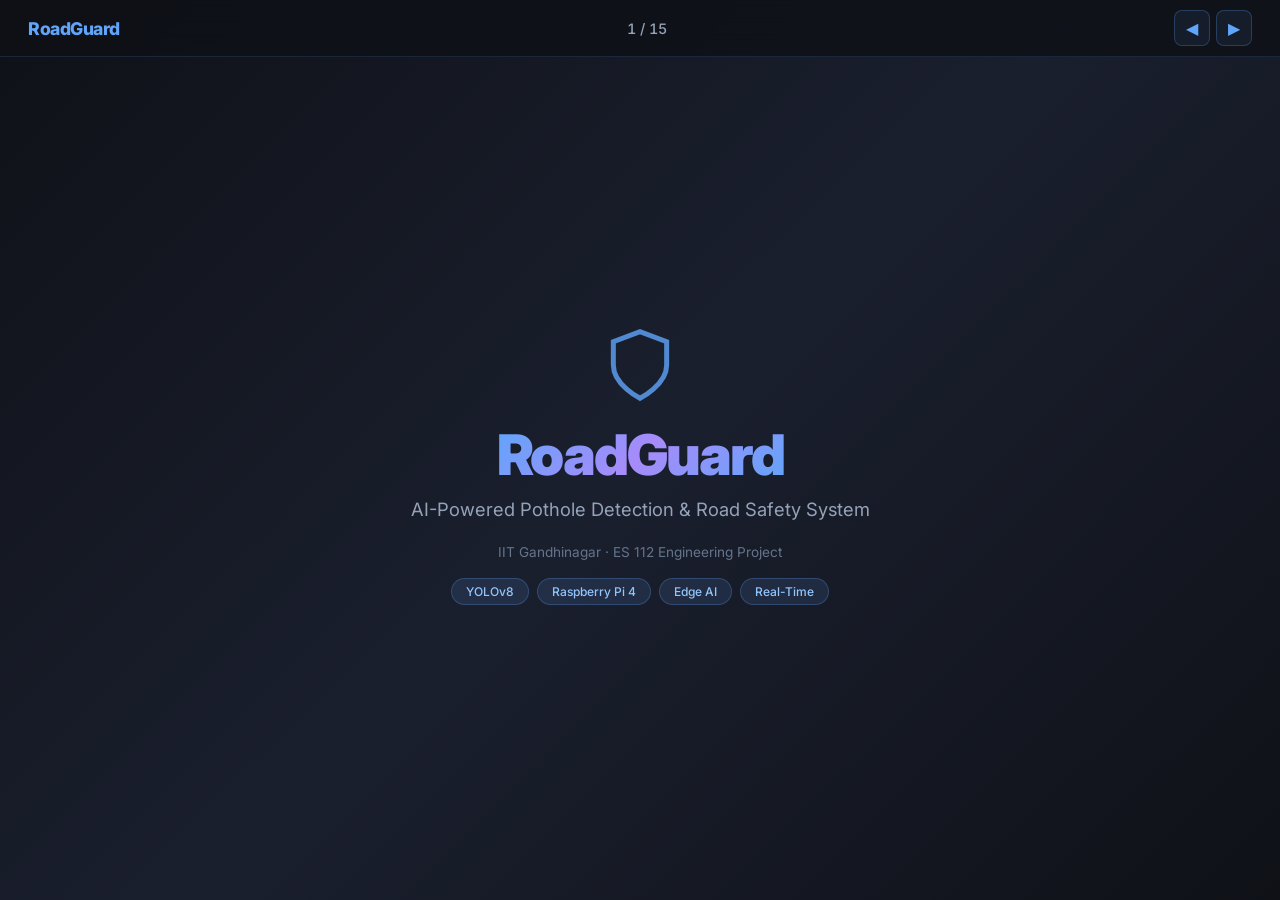
<file: presentation/index.html>
<!DOCTYPE html>
<html lang="en">
<head>
<meta charset="UTF-8">
<meta name="viewport" content="width=device-width, initial-scale=1.0">
<title>RoadGuard — Technical Pitch</title>
<link href="https://fonts.googleapis.com/css2?family=Inter:wght@300;400;500;600;700;800;900&display=swap" rel="stylesheet">
<link rel="stylesheet" href="styles.css">
</head>
<body>

<!-- Navigation -->
<div class="nav">
  <span class="nav-title">RoadGuard</span>
  <span class="nav-counter"><span id="cur">1</span> / <span id="tot">15</span></span>
  <div class="nav-btns">
    <button onclick="prev()" id="prevBtn">&#9664;</button>
    <button onclick="next()" id="nextBtn">&#9654;</button>
  </div>
</div>

<div class="deck">

<!-- ========== SLIDE 1: TITLE ========== -->
<section class="slide active" data-bg="dark">
  <div class="center-content">
    <div class="shield-icon">
      <svg width="80" height="80" viewBox="0 0 24 24" fill="none" stroke="#60a5fa" stroke-width="1.5">
        <path d="M12 22s8-4 8-10V5l-8-3-8 3v7c0 6 8 10 8 10z"/>
      </svg>
    </div>
    <h1 class="title-main">RoadGuard</h1>
    <p class="title-sub">AI-Powered Pothole Detection & Road Safety System</p>
    <div class="title-meta">
      <span>IIT Gandhinagar · ES 112 Engineering Project</span>
    </div>
    <div class="title-tags">
      <span class="tag">YOLOv8</span>
      <span class="tag">Raspberry Pi 4</span>
      <span class="tag">Edge AI</span>
      <span class="tag">Real-Time</span>
    </div>
  </div>
</section>

<!-- ========== SLIDE 2: PROBLEM STATEMENT ========== -->
<section class="slide">
  <h2 class="slide-title">Problem Statement</h2>
  <div class="two-col">
    <div class="col">
      <h3>The Engineering Problem</h3>
      <ul>
        <li>Indian roads have <strong>~33 pothole-related fatalities per day</strong> (MoRTH, 2023)</li>
        <li>Manual road inspection is <strong>slow, expensive, and reactive</strong></li>
        <li>No low-cost, real-time system exists for <strong>continuous, automated</strong> pothole mapping from moving vehicles</li>
      </ul>
      <div class="callout">
        <strong>Objective:</strong> Design an edge-deployed, vehicle-mounted system that detects potholes in real-time using computer vision, geo-tags them via GPS, alerts the driver, and streams data to a live web dashboard — all under ₹8,000 hardware cost.
      </div>
    </div>
    <div class="col">
      <h3>Constraints</h3>
      <table class="info-table">
        <tr><td>Compute</td><td>Raspberry Pi 4 (4GB), no GPU</td></tr>
        <tr><td>Power</td><td>5V/3A USB-C (car adapter)</td></tr>
        <tr><td>Latency</td><td>Detection must be ≤ 2s at city speeds</td></tr>
        <tr><td>Environment</td><td>Motion blur, low-light, vibration</td></tr>
        <tr><td>Cost</td><td>Total BOM &lt; ₹8,000</td></tr>
        <tr><td>Connectivity</td><td>WiFi (may be intermittent)</td></tr>
      </table>
    </div>
  </div>
</section>

<!-- ========== SLIDE 3: SYSTEM OVERVIEW ========== -->
<section class="slide">
  <h2 class="slide-title">System Overview</h2>
  <div class="block-diagram">
    <div class="bd-row">
      <div class="bd-group bd-pi">
        <div class="bd-header">Raspberry Pi 4 (In-Vehicle)</div>
        <div class="bd-modules">
          <div class="bd-mod bd-sensor">Pi Camera v2<br><small>640×480 @ 30fps</small></div>
          <div class="bd-mod bd-sensor">NEO-M8N GPS<br><small>UART 9600 baud</small></div>
          <div class="bd-mod bd-sensor">MPU-9250 IMU<br><small>I²C 9-axis</small></div>
          <div class="bd-mod bd-compute">YOLOv8n<br><small>Pothole Detection</small></div>
          <div class="bd-mod bd-output">Buzzer<br><small>GPIO 13, Active-Low</small></div>
          <div class="bd-mod bd-network">API Client<br><small>HTTP + Offline Queue</small></div>
        </div>
      </div>
    </div>
    <div class="bd-arrow">▼ HTTP over WiFi</div>
    <div class="bd-row">
      <div class="bd-group bd-server">
        <div class="bd-header">Flask Server (Laptop)</div>
        <div class="bd-modules">
          <div class="bd-mod bd-compute">REST API<br><small>Port 5000</small></div>
          <div class="bd-mod bd-data">SQLite DB<br><small>Potholes + IMU</small></div>
          <div class="bd-mod bd-compute">Dedup Engine<br><small>30m Haversine</small></div>
        </div>
      </div>
    </div>
    <div class="bd-arrow">▼ HTTP Polling</div>
    <div class="bd-row">
      <div class="bd-group bd-web">
        <div class="bd-header">Web Dashboard (Browser)</div>
        <div class="bd-modules">
          <div class="bd-mod bd-output">Google Maps<br><small>Severity Markers</small></div>
          <div class="bd-mod bd-output">Live Stats<br><small>Auto-Refresh 60s</small></div>
          <div class="bd-mod bd-output">Routing<br><small>Directions API</small></div>
        </div>
      </div>
    </div>
  </div>
</section>

<!-- ========== SLIDE 4: TECHNICAL APPROACH — AI ========== -->
<section class="slide">
  <h2 class="slide-title">Technical Approach — AI Model</h2>
  <div class="two-col">
    <div class="col">
      <h3>YOLOv8 Nano Architecture</h3>
      <ul>
        <li><strong>Model:</strong> YOLOv8n — 3.2M parameters, single-class (pothole)</li>
        <li><strong>Input:</strong> 640×480 BGR frames from Picamera2</li>
        <li><strong>Confidence threshold:</strong> 0.50</li>
        <li><strong>Severity classification</strong> by bounding-box area ratio:</li>
      </ul>
      <table class="info-table compact">
        <tr><th>Severity</th><th>Area Ratio</th></tr>
        <tr><td class="sev-critical">Critical</td><td>≥ 15% of frame</td></tr>
        <tr><td class="sev-high">High</td><td>≥ 8%</td></tr>
        <tr><td class="sev-medium">Medium</td><td>≥ 3%</td></tr>
        <tr><td class="sev-low">Low</td><td>&lt; 3%</td></tr>
      </table>
      <h3>Design Trade-off</h3>
      <p>Chose YOLOv8<em>n</em> (nano) over YOLOv8s/m for <strong>2× faster inference</strong> on ARM CPU, accepting ~3% lower mAP. Edge speed > cloud accuracy.</p>
    </div>
    <div class="col">
      <h3>3-Thread Architecture</h3>
      <div class="thread-diagram">
        <div class="thread t-main">
          <div class="thread-label">Main Thread</div>
          <div class="thread-desc">Camera capture + OpenCV display<br>~30 FPS smooth rendering</div>
        </div>
        <div class="thread t-yolo">
          <div class="thread-label">YOLO Thread</div>
          <div class="thread-desc">AI inference on latest frame<br>2s cooldown between detections</div>
        </div>
        <div class="thread t-gps">
          <div class="thread-label">GPS Thread</div>
          <div class="thread-desc">Continuous NMEA parsing<br>Non-blocking position reads</div>
        </div>
      </div>
      <p class="note">Threads share state via Python GIL. YOLO thread copies frame before processing to avoid blocking the display loop.</p>
    </div>
  </div>
</section>

<!-- ========== SLIDE 5: TECHNICAL APPROACH — SENSING ========== -->
<section class="slide">
  <h2 class="slide-title">Technical Approach — Multi-Modal Sensing</h2>
  <div class="two-col">
    <div class="col">
      <h3>Sensor Fusion Pipeline</h3>
      <div class="pipeline">
        <div class="pipe-step">
          <div class="pipe-icon">📷</div>
          <div class="pipe-text"><strong>Visual (Camera)</strong><br>YOLOv8 object detection<br>Primary detection modality</div>
        </div>
        <div class="pipe-arrow">→</div>
        <div class="pipe-step">
          <div class="pipe-icon">📡</div>
          <div class="pipe-text"><strong>Spatial (GPS)</strong><br>NEO-M8N NMEA parsing<br>Geo-tags each detection</div>
        </div>
        <div class="pipe-arrow">→</div>
        <div class="pipe-step">
          <div class="pipe-icon">📳</div>
          <div class="pipe-text"><strong>Inertial (IMU)</strong><br>MPU-9250 accelerometer<br>Vibration road-quality scoring</div>
        </div>
        <div class="pipe-arrow">→</div>
        <div class="pipe-step">
          <div class="pipe-icon">🔔</div>
          <div class="pipe-text"><strong>Alert (Buzzer)</strong><br>GPIO active-low driver<br>Pattern-based alerts</div>
        </div>
      </div>
      <h3>Buzzer Alert Patterns</h3>
      <table class="info-table compact">
        <tr><th>Event</th><th>Pattern</th><th>Sound</th></tr>
        <tr><td>New Pothole</td><td>1.0s ON</td><td>Single long beep</td></tr>
        <tr><td>Rough Road</td><td>0.5s ON, 0.2s OFF, 0.5s ON</td><td>Double beep</td></tr>
        <tr><td>Verified</td><td>0.1s ON, 0.1s OFF, 0.1s ON</td><td>Quick double tap</td></tr>
      </table>
    </div>
    <div class="col">
      <h3>GPS Data Flow</h3>
      <div class="code-block">
NMEA Sentence:
$GPGGA,123519,2314.1130,N,07216.0530,E,1,08,0.9,545.4,M,...

Parsing Pipeline:
1. Serial UART → readline()
2. Split by comma
3. DDDMM.MMMMM → Decimal Degrees
4. lat = 23 + 14.1130/60 = 23.2352°
5. lng = 72 + 16.0530/60 = 72.2676°
      </div>
      <h3>Hardware Wiring Summary</h3>
      <table class="info-table compact">
        <tr><th>Module</th><th>Interface</th><th>Pi Pin</th></tr>
        <tr><td>Camera v2</td><td>CSI Ribbon</td><td>CSI Port</td></tr>
        <tr><td>NEO-M8N GPS</td><td>UART</td><td>GPIO 14/15</td></tr>
        <tr><td>MPU-9250</td><td>I²C</td><td>GPIO 2/3</td></tr>
        <tr><td>Buzzer</td><td>GPIO</td><td>GPIO 13</td></tr>
      </table>
    </div>
  </div>
</section>

<!-- ========== SLIDE 6: COLLABORATIVE VERIFICATION ========== -->
<section class="slide">
  <h2 class="slide-title">Technical Approach — Collaborative Verification</h2>
  <div class="two-col">
    <div class="col">
      <h3>Smart De-duplication Logic</h3>
      <div class="flow-vertical">
        <div class="flow-node flow-start">Vehicle Reports Pothole<br><small>(lat, lng, severity, confidence)</small></div>
        <div class="flow-arrow-down">▼</div>
        <div class="flow-node flow-decision">Server: Haversine check<br><small>Any active pothole within 30m?</small></div>
        <div class="flow-branch">
          <div class="flow-path">
            <div class="flow-label-yes">YES</div>
            <div class="flow-node flow-action-a">Verify Existing<br><small>verified_count++<br>Upgrade severity if worse</small></div>
          </div>
          <div class="flow-path">
            <div class="flow-label-no">NO</div>
            <div class="flow-node flow-action-b">Create New Record<br><small>INSERT into SQLite<br>status = 'active'</small></div>
          </div>
        </div>
      </div>
    </div>
    <div class="col">
      <h3>Resolution Logic</h3>
      <p>When a vehicle drives past a <em>known</em> pothole but the camera sees <strong>no pothole</strong>:</p>
      <ol>
        <li>Increment <code>absent_count</code></li>
        <li>If absent_count ≥ threshold → mark as <strong>resolved</strong></li>
        <li>Resolved potholes disappear from the dashboard</li>
      </ol>
      <h3>Haversine Distance Formula</h3>
      <div class="code-block">
d = 2R · arctan2(√a, √(1−a))

where:
  a = sin²(Δφ/2) + cos(φ₁)·cos(φ₂)·sin²(Δλ/2)
  R = 6,371,000 m (Earth radius)
  φ = latitude, λ = longitude

Threshold: d < 30 m → same pothole
      </div>
      <h3>Why 30m Radius?</h3>
      <p>GPS accuracy of NEO-M8N is ±2.5m (ideal). At 30 km/h city speed with 2s detection cooldown, vehicle travels ~17m per cycle. 30m covers positional uncertainty + vehicle displacement.</p>
    </div>
  </div>
</section>

<!-- ========== SLIDE 7: IMPLEMENTATION — HARDWARE ========== -->
<section class="slide">
  <h2 class="slide-title">Implementation — Hardware</h2>
  <div class="two-col">
    <div class="col">
      <h3>Bill of Materials</h3>
      <table class="info-table">
        <tr><th>#</th><th>Component</th><th>Cost (₹)</th></tr>
        <tr><td>1</td><td>Raspberry Pi 4B (4GB)</td><td>4,500</td></tr>
        <tr><td>2</td><td>Pi Camera v2</td><td>1,000</td></tr>
        <tr><td>3</td><td>NEO-M8N GPS + Antenna</td><td>800</td></tr>
        <tr><td>4</td><td>MPU-9250 IMU</td><td>350</td></tr>
        <tr><td>5</td><td>Active Buzzer Module</td><td>50</td></tr>
        <tr><td>6</td><td>64GB SD Card</td><td>450</td></tr>
        <tr><td>7</td><td>5V 3A Power Supply</td><td>300</td></tr>
        <tr><td>8</td><td>Pi 4 Case</td><td>250</td></tr>
        <tr><td>9</td><td>Jumper Wires + Breadboard</td><td>110</td></tr>
        <tr class="total-row"><td></td><td><strong>Total</strong></td><td><strong>₹7,810</strong></td></tr>
      </table>
    </div>
    <div class="col">
      <h3>Wiring Schematic</h3>
      <div class="schematic">
        <div class="sch-pi">
          <div class="sch-header">Raspberry Pi 4 GPIO</div>
          <div class="sch-pins">
            <div class="sch-conn">
              <span class="sch-pin">Pin 2 (5V)</span>
              <span class="sch-wire">──→</span>
              <span class="sch-device sch-gps">GPS VCC</span>
            </div>
            <div class="sch-conn">
              <span class="sch-pin">Pin 10 (RXD)</span>
              <span class="sch-wire">←──</span>
              <span class="sch-device sch-gps">GPS TX</span>
            </div>
            <div class="sch-conn">
              <span class="sch-pin">Pin 3 (SDA)</span>
              <span class="sch-wire">──→</span>
              <span class="sch-device sch-imu">IMU SDA</span>
            </div>
            <div class="sch-conn">
              <span class="sch-pin">Pin 5 (SCL)</span>
              <span class="sch-wire">──→</span>
              <span class="sch-device sch-imu">IMU SCL</span>
            </div>
            <div class="sch-conn">
              <span class="sch-pin">Pin 33 (GPIO 13)</span>
              <span class="sch-wire">──→</span>
              <span class="sch-device sch-buzz">Buzzer I/O</span>
            </div>
            <div class="sch-conn">
              <span class="sch-pin">CSI Port</span>
              <span class="sch-wire">──→</span>
              <span class="sch-device sch-cam">Camera v2</span>
            </div>
          </div>
        </div>
      </div>
    </div>
  </div>
</section>

<!-- ========== SLIDE 8: IMPLEMENTATION — SOFTWARE ========== -->
<section class="slide">
  <h2 class="slide-title">Implementation — Software Stack</h2>
  <div class="two-col">
    <div class="col">
      <h3>Software Architecture</h3>
      <table class="info-table">
        <tr><th>Layer</th><th>Technology</th><th>Purpose</th></tr>
        <tr><td>AI</td><td>Ultralytics YOLOv8</td><td>Object detection</td></tr>
        <tr><td>Vision</td><td>OpenCV 4.x</td><td>Frame capture & display</td></tr>
        <tr><td>Camera</td><td>Picamera2</td><td>CSI camera interface</td></tr>
        <tr><td>GPS</td><td>pyserial + NMEA</td><td>Serial UART parsing</td></tr>
        <tr><td>IMU</td><td>smbus2</td><td>I²C sensor reading</td></tr>
        <tr><td>GPIO</td><td>RPi.GPIO</td><td>Buzzer control</td></tr>
        <tr><td>Backend</td><td>Flask 3.1</td><td>REST API server</td></tr>
        <tr><td>Database</td><td>SQLite (WAL)</td><td>Detection storage</td></tr>
        <tr><td>Frontend</td><td>Vanilla JS + Google Maps</td><td>Dashboard UI</td></tr>
        <tr><td>Networking</td><td>requests + CORS</td><td>Pi ↔ Server comms</td></tr>
      </table>
    </div>
    <div class="col">
      <h3>Codebase Structure</h3>
      <div class="code-block">
Pothole/
├── raspberry_pi/          ~1,200 LOC
│   ├── main.py            (3-thread loop)
│   ├── pothole_detector.py(YOLO wrapper)
│   ├── gps_reader.py      (NMEA parser)
│   ├── buzzer.py           (GPIO alerts)
│   ├── api_client.py       (HTTP + queue)
│   └── config.py           (all settings)
│
├── server/                ~350 LOC
│   └── app.py             (Flask REST API)
│
└── website/               ~4,700 LOC
    ├── index.html          (Dashboard)
    ├── admin.html          (Admin panel)
    ├── styles.css          (~3,000 lines)
    └── app_v16.js          (~1,400 lines)
      </div>
      <h3>Key Design Decision</h3>
      <p><strong>Offline queue:</strong> When WiFi drops, detections are saved to <code>offline_queue.json</code> (max 1,000 entries) and auto-flushed when connectivity restores.</p>
    </div>
  </div>
</section>

<!-- ========== SLIDE 9: THE DATA PROBLEM ========== -->
<section class="slide">
  <h2 class="slide-title">Validation — The Lab-to-Road Gap</h2>
  <div class="two-col">
    <div class="col">
      <h3>Dataset Scaling (Lab)</h3>
      <div class="chart-container">
        <div class="bar-chart">
          <div class="bar-group"><div class="bar" style="height:57%"><span>72%</span></div><div class="bar-label">2,000 imgs</div></div>
          <div class="bar-group"><div class="bar" style="height:65%"><span>81%</span></div><div class="bar-label">3,000 imgs</div></div>
          <div class="bar-group"><div class="bar bar-accent" style="height:73%"><span>91%</span></div><div class="bar-label">5,000 imgs</div></div>
        </div>
        <div class="chart-ylabel">Test Accuracy (%)</div>
      </div>
      <p class="note">Trained on clean, static images. Model scaled linearly with data volume.</p>
    </div>
    <div class="col">
      <h3>Field Deployment — Reality Check</h3>
      <div class="chart-container">
        <div class="bar-chart">
          <div class="bar-group"><div class="bar bar-accent" style="height:73%"><span>91%</span></div><div class="bar-label">Lab (Static)</div></div>
          <div class="bar-group"><div class="bar bar-danger" style="height:34%"><span>42.5%</span></div><div class="bar-label">Motion Blur</div></div>
          <div class="bar-group"><div class="bar bar-danger" style="height:28%"><span>35.2%</span></div><div class="bar-label">Dim Light</div></div>
        </div>
        <div class="chart-ylabel">Detection Accuracy (%)</div>
      </div>
      <div class="callout callout-danger">
        <strong>Critical Finding:</strong> The 91% model was trained on pristine images. Moving vehicles introduce motion blur; Indian roads at dusk introduce low-light — accuracy collapsed by >50%.
      </div>
    </div>
  </div>
</section>

<!-- ========== SLIDE 10: AUGMENTATION SOLUTION ========== -->
<section class="slide">
  <h2 class="slide-title">Validation — Data Augmentation Breakthrough</h2>
  <div class="two-col">
    <div class="col">
      <h3>Augmentation Strategy</h3>
      <div class="aug-pipeline">
        <div class="aug-step">
          <div class="aug-num">1</div>
          <div class="aug-detail"><strong>Motion Blur Kernels</strong><br>Simulated 30-60 km/h vehicle motion across horizontal, vertical, and diagonal axes</div>
        </div>
        <div class="aug-step">
          <div class="aug-num">2</div>
          <div class="aug-detail"><strong>Brightness/Contrast Shift</strong><br>Random gamma correction (0.4–0.8) to simulate dusk and dawn lighting</div>
        </div>
        <div class="aug-step">
          <div class="aug-num">3</div>
          <div class="aug-detail"><strong>Combined Transforms</strong><br>Blur + dim applied together to simulate worst-case: moving car at sunset</div>
        </div>
      </div>
      <div class="metric-box">
        <div class="metric"><span class="metric-val">5,000</span><span class="metric-label">Original Images</span></div>
        <div class="metric-arrow">→</div>
        <div class="metric"><span class="metric-val">10,000+</span><span class="metric-label">After Augmentation</span></div>
      </div>
      <p class="note">Zero manual labeling — augmentations applied programmatically, preserving YOLO bounding-box annotations.</p>
    </div>
    <div class="col">
      <h3>Before vs. After Augmentation</h3>
      <div class="chart-container">
        <div class="comparison-chart">
          <div class="comp-row">
            <span class="comp-label">Motion Blur</span>
            <div class="comp-bars">
              <div class="comp-bar comp-before" style="width:42.5%"><span>42.5%</span></div>
              <div class="comp-bar comp-after" style="width:88%"><span>88%</span></div>
            </div>
          </div>
          <div class="comp-row">
            <span class="comp-label">Dim Light</span>
            <div class="comp-bars">
              <div class="comp-bar comp-before" style="width:35.2%"><span>35.2%</span></div>
              <div class="comp-bar comp-after" style="width:85%"><span>85%</span></div>
            </div>
          </div>
          <div class="comp-row">
            <span class="comp-label">Combined</span>
            <div class="comp-bars">
              <div class="comp-bar comp-before" style="width:28%"><span>~28%</span></div>
              <div class="comp-bar comp-after" style="width:79%"><span>~79%</span></div>
            </div>
          </div>
        </div>
        <div class="comp-legend">
          <span class="legend-item"><span class="legend-dot dot-before"></span>V1 (Before)</span>
          <span class="legend-item"><span class="legend-dot dot-after"></span>V2 (After Augmentation)</span>
        </div>
      </div>
      <div class="callout callout-success">
        <strong>Result:</strong> Motion blur detection +45.5 pp. Dim light +49.8 pp. The model went from a lab prototype to a road-ready system.
      </div>
    </div>
  </div>
</section>

<!-- ========== SLIDE 11: INFERENCE PERFORMANCE ========== -->
<section class="slide">
  <h2 class="slide-title">Validation — Hardware Performance</h2>
  <div class="two-col">
    <div class="col">
      <h3>Inference Speed Comparison</h3>
      <div class="chart-container">
        <div class="bar-chart horizontal-chart">
          <div class="hbar-group"><div class="hbar-label">Laptop GPU (GTX 1650)</div><div class="hbar" style="width:90%"><span>45 FPS</span></div></div>
          <div class="hbar-group"><div class="hbar-label">Pi 4 + Coral TPU</div><div class="hbar bar-accent" style="width:50%"><span>25 FPS</span></div></div>
          <div class="hbar-group"><div class="hbar-label">Pi 4 CPU (ARM)</div><div class="hbar" style="width:16%"><span>8 FPS</span></div></div>
          <div class="hbar-group"><div class="hbar-label">Roboflow Cloud API</div><div class="hbar bar-warn" style="width:10%"><span>~5 FPS</span></div></div>
        </div>
      </div>
      <p class="note"><strong>Trade-off:</strong> 8 FPS on bare Pi CPU is sufficient for city speeds (≤30 km/h). Adding a $25 Coral TPU enables highway-speed detection at 25 FPS.</p>
    </div>
    <div class="col">
      <h3>System Latency Budget</h3>
      <table class="info-table">
        <tr><th>Component</th><th>Latency</th></tr>
        <tr><td>Frame capture (Picamera2)</td><td>~10 ms</td></tr>
        <tr><td>YOLOv8n inference (CPU)</td><td>~125 ms</td></tr>
        <tr><td>GPS read (cached, non-blocking)</td><td>&lt; 1 ms</td></tr>
        <tr><td>API POST to server</td><td>~50 ms (LAN)</td></tr>
        <tr><td>Buzzer trigger (async thread)</td><td>&lt; 1 ms</td></tr>
        <tr class="total-row"><td><strong>Total detection cycle</strong></td><td><strong>~190 ms</strong></td></tr>
      </table>
      <h3>Power Consumption</h3>
      <table class="info-table compact">
        <tr><th>Mode</th><th>Draw</th><th>10,000mAh Battery</th></tr>
        <tr><td>Idle</td><td>~2.5W</td><td>~20 hours</td></tr>
        <tr><td>YOLO Active</td><td>~7.5W</td><td>~3-4 hours</td></tr>
        <tr><td>YOLO + Coral TPU</td><td>~10W</td><td>~2.5 hours</td></tr>
      </table>
    </div>
  </div>
</section>

<!-- ========== SLIDE 12: WEB DASHBOARD ========== -->
<section class="slide">
  <h2 class="slide-title">Implementation — Web Dashboard</h2>
  <div class="two-col">
    <div class="col">
      <h3>Dashboard Features</h3>
      <ul>
        <li><strong>Google Maps</strong> with color-coded severity markers
          <ul>
            <li>🔴 Critical, 🟠 High, 🟡 Medium, 🟢 Low</li>
          </ul>
        </li>
        <li><strong>Real-time stats:</strong> Active count, resolved, severity index, safety grade</li>
        <li><strong>Live location tracking</strong> with GPS follow mode</li>
        <li><strong>Directions panel</strong> with Google Places Autocomplete</li>
        <li><strong>Route comparison:</strong> Car vs Bike travel time</li>
        <li><strong>Dark/Light theme</strong> toggle</li>
        <li><strong>Weather integration</strong> (MET Norway API)</li>
        <li><strong>Admin panel:</strong> Edit, resolve, delete records</li>
        <li><strong>Auto-refresh:</strong> 60-second polling cycle</li>
      </ul>
    </div>
    <div class="col">
      <h3>Dashboard Architecture</h3>
      <div class="code-block">
Frontend (Vanilla JS):
├── Google Maps JavaScript API
│   ├── Advanced Markers (severity pins)
│   ├── Places API (autocomplete)
│   └── Directions API (routing)
├── Fetch API → Flask REST endpoints
├── CSS: ~3,000 lines
│   ├── Dark/Light themes (CSS vars)
│   ├── Glassmorphism effects
│   └── Responsive mobile layout
└── Admin Panel (admin.html)
    ├── CRUD operations on potholes
    ├── Searchable table
    └── Instant map sync on resolve
      </div>
      <h3>API Endpoints</h3>
      <table class="info-table compact">
        <tr><th>Method</th><th>Endpoint</th><th>Purpose</th></tr>
        <tr><td>POST</td><td>/api/potholes</td><td>Report/verify</td></tr>
        <tr><td>GET</td><td>/api/potholes</td><td>Filtered list</td></tr>
        <tr><td>GET</td><td>/api/stats</td><td>Dashboard stats</td></tr>
        <tr><td>POST</td><td>/api/potholes/:id/resolve</td><td>Mark fixed</td></tr>
        <tr><td>POST</td><td>/api/seed</td><td>Demo data</td></tr>
      </table>
    </div>
  </div>
</section>

<!-- ========== SLIDE 13: CHALLENGES & DEBUGGING ========== -->
<section class="slide">
  <h2 class="slide-title">Challenges Encountered During Development</h2>
  <div class="challenges-grid">
    <div class="challenge-card">
      <div class="ch-icon">🔵</div>
      <h4>Blue Camera Tint</h4>
      <p><strong>Problem:</strong> Picamera2 captured RGB; OpenCV expects BGR. Double color-swap produced blue-tinted frames.</p>
      <p><strong>Fix:</strong> Changed capture format to <code>BGR888</code>, eliminated redundant <code>cvtColor()</code> call.</p>
    </div>
    <div class="challenge-card">
      <div class="ch-icon">🔔</div>
      <h4>Buzzer Won't Stop</h4>
      <p><strong>Problem:</strong> Active buzzer module uses active-low logic. Setting GPIO HIGH = buzzing (opposite of expected).</p>
      <p><strong>Fix:</strong> Switched to INPUT/OUTPUT mode toggling. INPUT = high-impedance = silent. OUTPUT LOW = buzzing.</p>
    </div>
    <div class="challenge-card">
      <div class="ch-icon">🌡️</div>
      <h4>Thermal Throttling</h4>
      <p><strong>Problem:</strong> Pi 4 throttles CPU at 80°C during sustained YOLO inference. Detection speed dropped from 8→3 FPS.</p>
      <p><strong>Fix:</strong> Added heatsinks + Pi case with passive ventilation. Implemented 2s cooldown to reduce sustained load.</p>
    </div>
    <div class="challenge-card">
      <div class="ch-icon">📍</div>
      <h4>GPS "No Fix" Indoors</h4>
      <p><strong>Problem:</strong> NEO-M8N requires clear sky view. 30-90s cold start. No fix indoors = no geo-tagged detections.</p>
      <p><strong>Fix:</strong> Added fallback: detections without GPS fix are logged locally but not sent to server. GPS status shown in UI overlay.</p>
    </div>
    <div class="challenge-card">
      <div class="ch-icon">📂</div>
      <h4>Wrong Model Path on Pi</h4>
      <p><strong>Problem:</strong> Config pointed to training output path (<code>../runs/detect/.../best.pt</code>) which doesn't exist on Pi.</p>
      <p><strong>Fix:</strong> Reverted to relative <code>best.pt</code> in same directory. Model load failure caused zero detections (silent failure).</p>
    </div>
    <div class="challenge-card">
      <div class="ch-icon">📶</div>
      <h4>WiFi Drops in Vehicle</h4>
      <p><strong>Problem:</strong> Moving vehicle exits WiFi range. HTTP requests fail, detections lost.</p>
      <p><strong>Fix:</strong> Implemented offline queue (<code>offline_queue.json</code>). Auto-flushes when connectivity restores. Max 1,000 buffered entries.</p>
    </div>
  </div>
</section>

<!-- ========== SLIDE 14: LIMITATIONS ========== -->
<section class="slide">
  <h2 class="slide-title">Limitations & Future Work</h2>
  <div class="two-col">
    <div class="col">
      <h3>Current Limitations</h3>
      <table class="info-table">
        <tr><th>Limitation</th><th>Impact</th></tr>
        <tr><td>No nighttime capability</td><td>Camera unusable without headlight illumination</td></tr>
        <tr><td>Single-class detection</td><td>Only potholes; no cracks, speed bumps, or debris</td></tr>
        <tr><td>No pothole depth estimation</td><td>2D camera cannot measure depth; severity is only by area</td></tr>
        <tr><td>WiFi-dependent connectivity</td><td>No cellular fallback for rural/highway use</td></tr>
        <tr><td>8 FPS on bare Pi CPU</td><td>May miss potholes at highway speeds (&gt;60 km/h)</td></tr>
        <tr><td>No multi-modal confirmation</td><td>Camera and IMU are independent; false positives from shadows/leaves</td></tr>
        <tr><td>Single-vehicle tested</td><td>Collaborative verification not tested at fleet scale</td></tr>
      </table>
    </div>
    <div class="col">
      <h3>Proposed Improvements</h3>
      <ul>
        <li><strong>Night Vision:</strong> CLAHE pre-processing or IR camera for nighttime detection</li>
        <li><strong>Multi-Modal Fusion:</strong> Only report pothole if camera AND IMU both confirm — reduce false positives</li>
        <li><strong>Coral TPU Integration:</strong> $25 accelerator → 25 FPS, enabling highway deployment</li>
        <li><strong>4G/LTE Module:</strong> Replace WiFi with cellular for continuous rural connectivity</li>
        <li><strong>LiDAR Depth Sensing:</strong> 1D LiDAR (Garmin Lidar-Lite) for actual pothole depth measurement</li>
        <li><strong>Comfort Routing:</strong> Route planning that minimizes exposure to pothole-dense zones</li>
        <li><strong>Voice Alerts:</strong> TTS engine for context-aware warnings ("Critical pothole in 50m")</li>
        <li><strong>Automated Municipal Reports:</strong> PDF generation with GPS, severity, and timestamps</li>
      </ul>
    </div>
  </div>
</section>

<!-- ========== SLIDE 15: KEY TAKEAWAY ========== -->
<section class="slide" data-bg="dark">
  <div class="center-content">
    <h2 class="slide-title takeaway-title">Key Takeaway</h2>
    <div class="takeaway-box">
      <p class="takeaway-text">RoadGuard demonstrates that <strong>real-time, edge-deployed pothole detection</strong> is feasible on a sub-₹8,000 Raspberry Pi platform. The critical engineering contribution was solving the <strong>lab-to-road accuracy gap</strong> through targeted data augmentation — recovering from a 42.5% field accuracy to 88% — making the system viable for deployment on Indian roads.</p>
    </div>
    <div class="takeaway-metrics">
      <div class="tk-metric">
        <span class="tk-val">88%</span>
        <span class="tk-label">Field Accuracy (V2)</span>
      </div>
      <div class="tk-metric">
        <span class="tk-val">8 FPS</span>
        <span class="tk-label">Real-Time on Pi CPU</span>
      </div>
      <div class="tk-metric">
        <span class="tk-val">₹7,810</span>
        <span class="tk-label">Total Hardware Cost</span>
      </div>
      <div class="tk-metric">
        <span class="tk-val">190 ms</span>
        <span class="tk-label">Detection Latency</span>
      </div>
    </div>
    <p class="takeaway-closing">Engineering is 20% about solving the core problem and 80% about handling the "what-ifs."<br>Building a prototype that works on a desk is easy; building one that survives a moving vehicle is where real engineering begins.</p>
  </div>
</section>

</div><!-- end .deck -->

<script src="slides.js"></script>
</body>
</html>
</file>
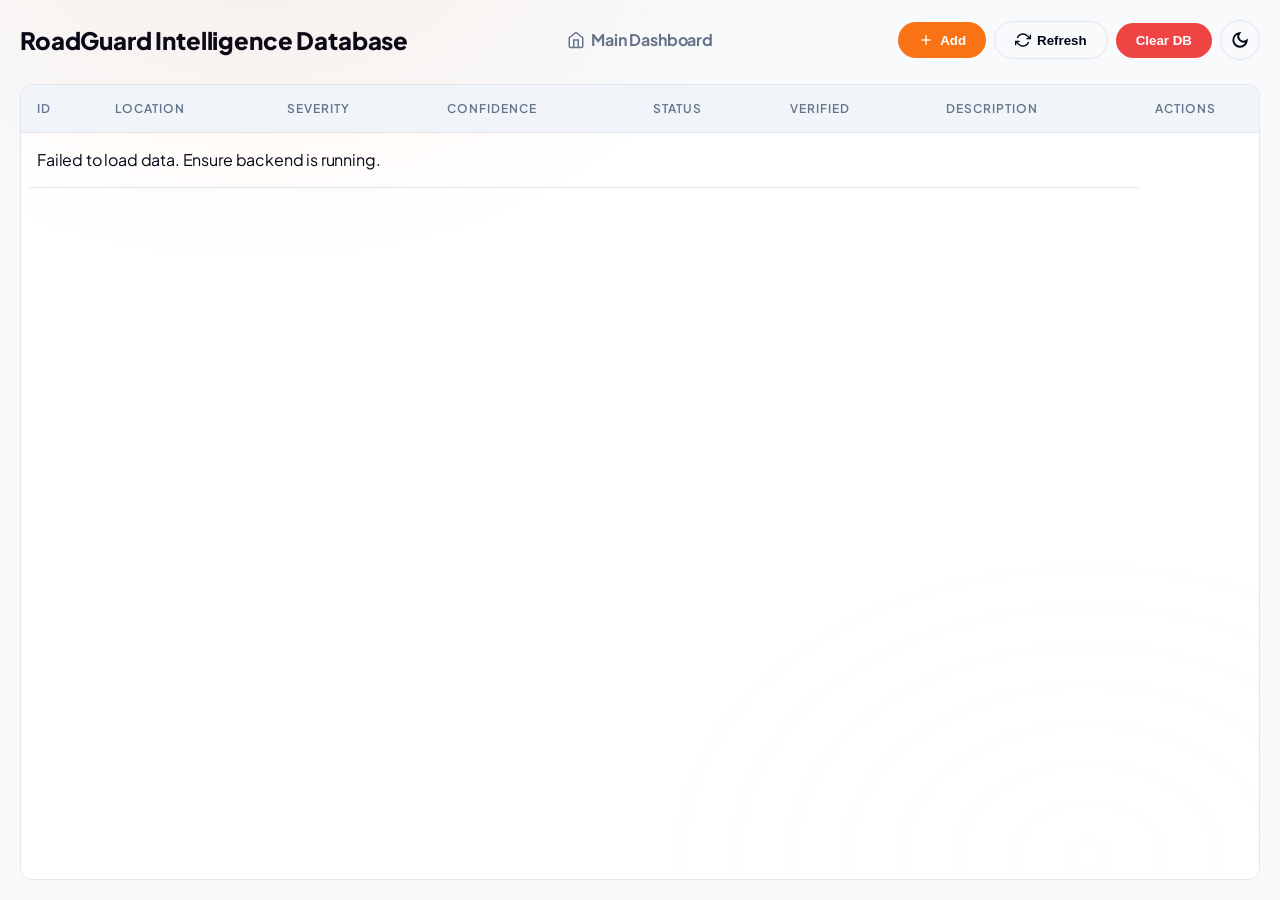
<file: website/admin.html>
<!DOCTYPE html>
<html lang="en">
<head>
    <meta charset="UTF-8">
    <meta name="viewport" content="width=device-width, initial-scale=1.0">
    <title>RoadGuard — Database Administration</title>
    <link href="https://fonts.googleapis.com/css2?family=Plus+Jakarta+Sans:wght@300;400;500;600;700;800;900&family=Nunito:wght@400;600;800&display=swap" rel="stylesheet">
    <link rel="stylesheet" href="styles.css?v=11">
    <link rel="stylesheet" href="css/sidebar-revamp.css?v=12">
    <style>
        body.light-theme {
            --bg-primary: #f8fafc;
            --panel-bg: #ffffff;
            --panel-header-bg: #f1f5f9;
            --text-primary: #020617;
            --text-secondary: #64748b;
            --border-color: #e2e8f0;
            --hover-bg: #f8fafc;
            --primary-color: #f97316;
            --danger-color: #ef4444;
        }

        body.dark-theme {
            --bg-primary: #020617;
            --panel-bg: #0f172a;
            --panel-header-bg: #1e293b;
            --text-primary: #f8fafc;
            --text-secondary: #94a3b8;
            --border-color: #334155;
            --hover-bg: #1e293b;
            --primary-color: #f97316;
            --danger-color: #ef4444;
        }

        body.admin-body { font-family: 'Plus Jakarta Sans', sans-serif; background: var(--bg-primary, #0f172a); color: var(--text-primary, #f8fafc); padding: 20px; overflow: hidden !important; height: 100vh !important; margin: 0; box-sizing: border-box; display: flex; flex-direction: column; }
        .admin-header { display: flex; justify-content: space-between; align-items: center; margin-bottom: 24px; flex-shrink: 0; }
        .admin-title { font-size: 24px; font-weight: 800; flex: 1; }
        .admin-center { flex: 1; display: flex; justify-content: center; }
        .admin-actions { flex: 1; display: flex; justify-content: flex-end; align-items: center; gap: 8px; }
        .admin-actions button { background: var(--primary-color, #3b82f6); color: white; border: none; padding: 10px 20px; border-radius: 99px; font-weight: 600; cursor: pointer; transition: 0.2s; display: flex; align-items: center; justify-content: center; gap: 6px; }
        .admin-actions button:hover { background: #2563eb; }
        
        table { width: 100%; border-collapse: collapse; background: var(--panel-bg, rgba(30, 41, 59, 0.7)); border-radius: 12px; overflow: hidden; color: var(--text-primary, #f8fafc); }
        th, td { padding: 14px 16px; text-align: left; border-bottom: 1px solid var(--border-color, rgba(255,255,255,0.05)); }
        th { background: var(--panel-header-bg, rgba(15, 23, 42, 0.8)); font-weight: 600; color: var(--text-secondary, #94a3b8); text-transform: uppercase; font-size: 12px; letter-spacing: 1px; }
        tr:hover { background: var(--hover-bg, rgba(255,255,255,0.05)); }
        
        .sev-badge { padding: 4px 10px; border-radius: 99px; font-size: 11px; font-weight: 700; text-transform: uppercase; }
        .sev-low { background: rgba(34, 197, 94, 0.2); color: #4ade80; }
        .sev-medium { background: rgba(234, 179, 8, 0.2); color: #facc15; }
        .sev-high { background: rgba(249, 115, 22, 0.2); color: #fb923c; }
        .sev-critical { background: rgba(239, 68, 68, 0.2); color: #f87171; }
        
        .status-badge { padding: 4px 10px; border-radius: 99px; font-size: 11px; font-weight: 700; text-transform: uppercase; border: 1px solid currentColor; }
        .stat-active { color: var(--danger-color, #ef4444); }
        .stat-resolved { color: var(--text-secondary, #94a3b8); }
        
        .btn-edit { background: transparent; color: var(--primary-color, #3b82f6); border: 1px solid var(--primary-color, #3b82f6); padding: 6px 12px; border-radius: 99px; cursor: pointer; font-size: 13px; margin-right: 8px; }
        .btn-edit:hover { background: rgba(59, 130, 246, 0.2); }
        .btn-del { background: transparent; color: var(--danger-color, #ef4444); border: 1px solid var(--danger-color, #ef4444); padding: 6px 12px; border-radius: 99px; cursor: pointer; font-size: 13px; }
        .btn-del:hover { background: rgba(239, 68, 68, 0.2); }
        
        /* Modal Styles */
        .modal { display: none; position: fixed; top: 0; left: 0; width: 100%; height: 100%; background: rgba(0,0,0,0.7); -webkit-backdrop-filter: blur(5px); backdrop-filter: blur(5px); z-index: 1000; justify-content: center; align-items: center; }
        .modal.active { display: flex; }
        .modal-content { background: var(--panel-bg, #1e293b); padding: 32px; border-radius: 16px; width: 100%; max-width: 500px; border: 1px solid var(--border-color, rgba(255,255,255,0.1)); }
        .modal-title { font-size: 20px; font-weight: 700; margin-bottom: 20px; color: var(--text-primary, white); }
        .form-group { margin-bottom: 16px; text-align: left; }
        .form-group label { display: block; margin-bottom: 6px; color: var(--text-secondary, #94a3b8); font-size: 13px; }
        .form-group input, .form-group select { width: 100%; padding: 10px; border-radius: 8px; border: 1px solid var(--border-color, rgba(255,255,255,0.1)); background: var(--bg-primary, rgba(15,23,42,0.8)); color: var(--text-primary, white); box-sizing: border-box; }
        .modal-actions { display: flex; justify-content: flex-end; gap: 12px; margin-top: 24px; }
        .btn-cancel { background: transparent; color: var(--text-primary, white); border: 1px solid var(--border-color, rgba(255,255,255,0.2)); padding: 10px 16px; border-radius: 99px; cursor: pointer; }
        .btn-cancel:hover { background: var(--hover-bg, rgba(255,255,255,0.1)); }
        .btn-save { background: var(--primary-color, #3b82f6); color: white; border: none; padding: 10px 16px; border-radius: 99px; cursor: pointer; font-weight: 600; }
        .btn-save:hover { background: #2563eb; }
        .admin-options { display: flex; gap: 12px; margin-bottom: 20px; align-items: center; background: var(--panel-bg, rgba(30, 41, 59, 0.7)); padding: 16px; border-radius: 12px; -webkit-backdrop-filter: blur(10px); backdrop-filter: blur(10px); border: 1px solid var(--border-color); }
        .admin-options input, .admin-options select { padding: 10px 14px; border-radius: 8px; border: 1px solid var(--border-color); background: var(--bg-primary); color: var(--text-primary); font-family: inherit; font-size: 14px; width: 100%; max-width: 200px; transition: 0.3s; }
        .admin-options input:focus, .admin-options select:focus { outline: inset 2px var(--primary-color); }
        .admin-options .search-container { flex: 1; min-width: 250px; max-width: none; }
        .admin-options .search-container input { max-width: none; }

        /* Animations */
        @keyframes fadeUp {
            from { opacity: 0; transform: translateY(10px); }
            to { opacity: 1; transform: translateY(0); }
        }
        tbody tr { animation: fadeUp 0.4s ease-out forwards; opacity: 0; }
        
        .animated-row { transition: background 0.3s, transform 0.2s; }
        .animated-row:hover { transform: scale(1.006); box-shadow: 0 4px 12px rgba(0,0,0,0.1); z-index: 10; position: relative; }

    </style>
</head>
<body class="admin-body light-theme">
    <div class="admin-header">
        <div class="admin-title">RoadGuard Intelligence Database</div>
        <div class="admin-center">
            <a href="index.html" style="color: var(--text-secondary); text-decoration: none; font-weight: 700; display: flex; align-items: center; gap: 6px;">
                <svg width="18" height="18" viewBox="0 0 24 24" fill="none" stroke="currentColor" stroke-width="2">
                    <path d="M3 9l9-7 9 7v11a2 2 0 0 1-2 2H5a2 2 0 0 1-2-2z"></path>
                    <polyline points="9 22 9 12 15 12 15 22"></polyline>
                </svg>
                Main Dashboard
            </a>
        </div>
        <div class="admin-actions">
            <button id="addBtn">
                <svg width="16" height="16" viewBox="0 0 24 24" fill="none" stroke="currentColor" stroke-width="2"><line x1="12" y1="5" x2="12" y2="19"></line><line x1="5" y1="12" x2="19" y2="12"></line></svg>
                Add 
            </button>
            <button id="refreshDataBtn" style="background:transparent; color: var(--text-primary); border: 1px solid var(--border-color);">
                <svg width="16" height="16" viewBox="0 0 24 24" fill="none" stroke="currentColor" stroke-width="2"><polyline points="23 4 23 10 17 10"></polyline><polyline points="1 20 1 14 7 14"></polyline><path d="M3.51 9a9 9 0 0 1 14.85-3.36L23 10M1 14l4.64 4.36A9 9 0 0 0 20.49 15"></path></svg>
                Refresh
            </button>
            <button id="clearBtn" style="background: var(--danger-color); color: white;">
                Clear DB
            </button>
            <button id="themeToggle" title="Toggle Theme" style="background:transparent; color: var(--text-primary); border: 1px solid var(--border-color); border-radius: 50%; padding: 10px; width: 40px; height: 40px;">
                <svg width="18" height="18" viewBox="0 0 24 24" fill="none" stroke="currentColor" stroke-width="2.5">
                    <path d="M21 12.79A9 9 0 1 1 11.21 3 7 7 0 0 0 21 12.79z"></path>
                </svg>
            </button>
        </div>
    </div>
    
    <div style="flex: 1; overflow-y: auto; border-radius: 12px; background: var(--panel-bg); border: 1px solid var(--border-color);">
        <table>
            <thead style="position: sticky; top: 0; z-index: 10;">
                <tr>
                        <tr>
                            <th>ID</th>
                            <th>Location</th>
                            <th>Severity</th>
                            <th>Confidence</th>
                            <th>Status</th>
                            <th>Verified</th>
                            <th>Description</th>
                            <th style="width: 120px;">Actions</th>
                        </tr>
        </thead>
        <tbody id="potholeTableBody">
            <tr><td colspan="7" style="text-align: center;">Loading data...</td></tr>
        </tbody>
    </table>
    </div>

    <!-- Modal for Edit/Add -->
    <div class="modal" id="potholeModal">
        <div class="modal-content">
            <h2 class="modal-title" id="modalTitle">Edit Pothole</h2>
            <form id="potholeForm">
                <input type="hidden" id="pid">
                <div class="form-group">
                    <label>Latitude</label>
                    <input type="number" step="any" id="plat" required>
                </div>
                <div class="form-group">
                    <label>Longitude</label>
                    <input type="number" step="any" id="plng" required>
                </div>
                <div class="form-group">
                    <label>Severity</label>
                    <select id="pseverity">
                        <option value="low">Low</option>
                        <option value="medium">Medium</option>
                        <option value="high">High</option>
                        <option value="critical">Critical</option>
                    </select>
                </div>
                <div class="form-group">
                    <label>Confidence (0.0 to 1.0)</label>
                    <input type="number" step="0.01" min="0" max="1" id="pconf" required>
                </div>
                <div class="form-group">
                    <label>Status</label>
                    <select id="pstatus">
                        <option value="active">Active</option>
                        <option value="resolved">Resolved</option>
                    </select>
                </div>
                <div class="form-group">
                    <label>Description</label>
                    <input type="text" id="pdesc" placeholder="Details about hazard">
                </div>
                <div class="modal-actions">
                    <button type="button" class="btn-cancel" id="closeModal">Cancel</button>
                    <button type="submit" class="btn-save">Save Changes</button>
                </div>
            </form>
        </div>
    </div>

    <script src="admin.js?v=2"></script>
    <script>
        // Theme toggler logic
        const themeBtn = document.getElementById('themeToggle');
        if (localStorage.getItem('theme') === 'dark') {
            document.body.classList.replace('light-theme', 'dark-theme');
        }
        themeBtn.addEventListener('click', () => {
            if (document.body.classList.contains('light-theme')) {
                document.body.classList.replace('light-theme', 'dark-theme');
                localStorage.setItem('theme', 'dark');
            } else {
                document.body.classList.replace('dark-theme', 'light-theme');
                localStorage.setItem('theme', 'light');
            }
        });
    </script>
</body>
</html>
</file>
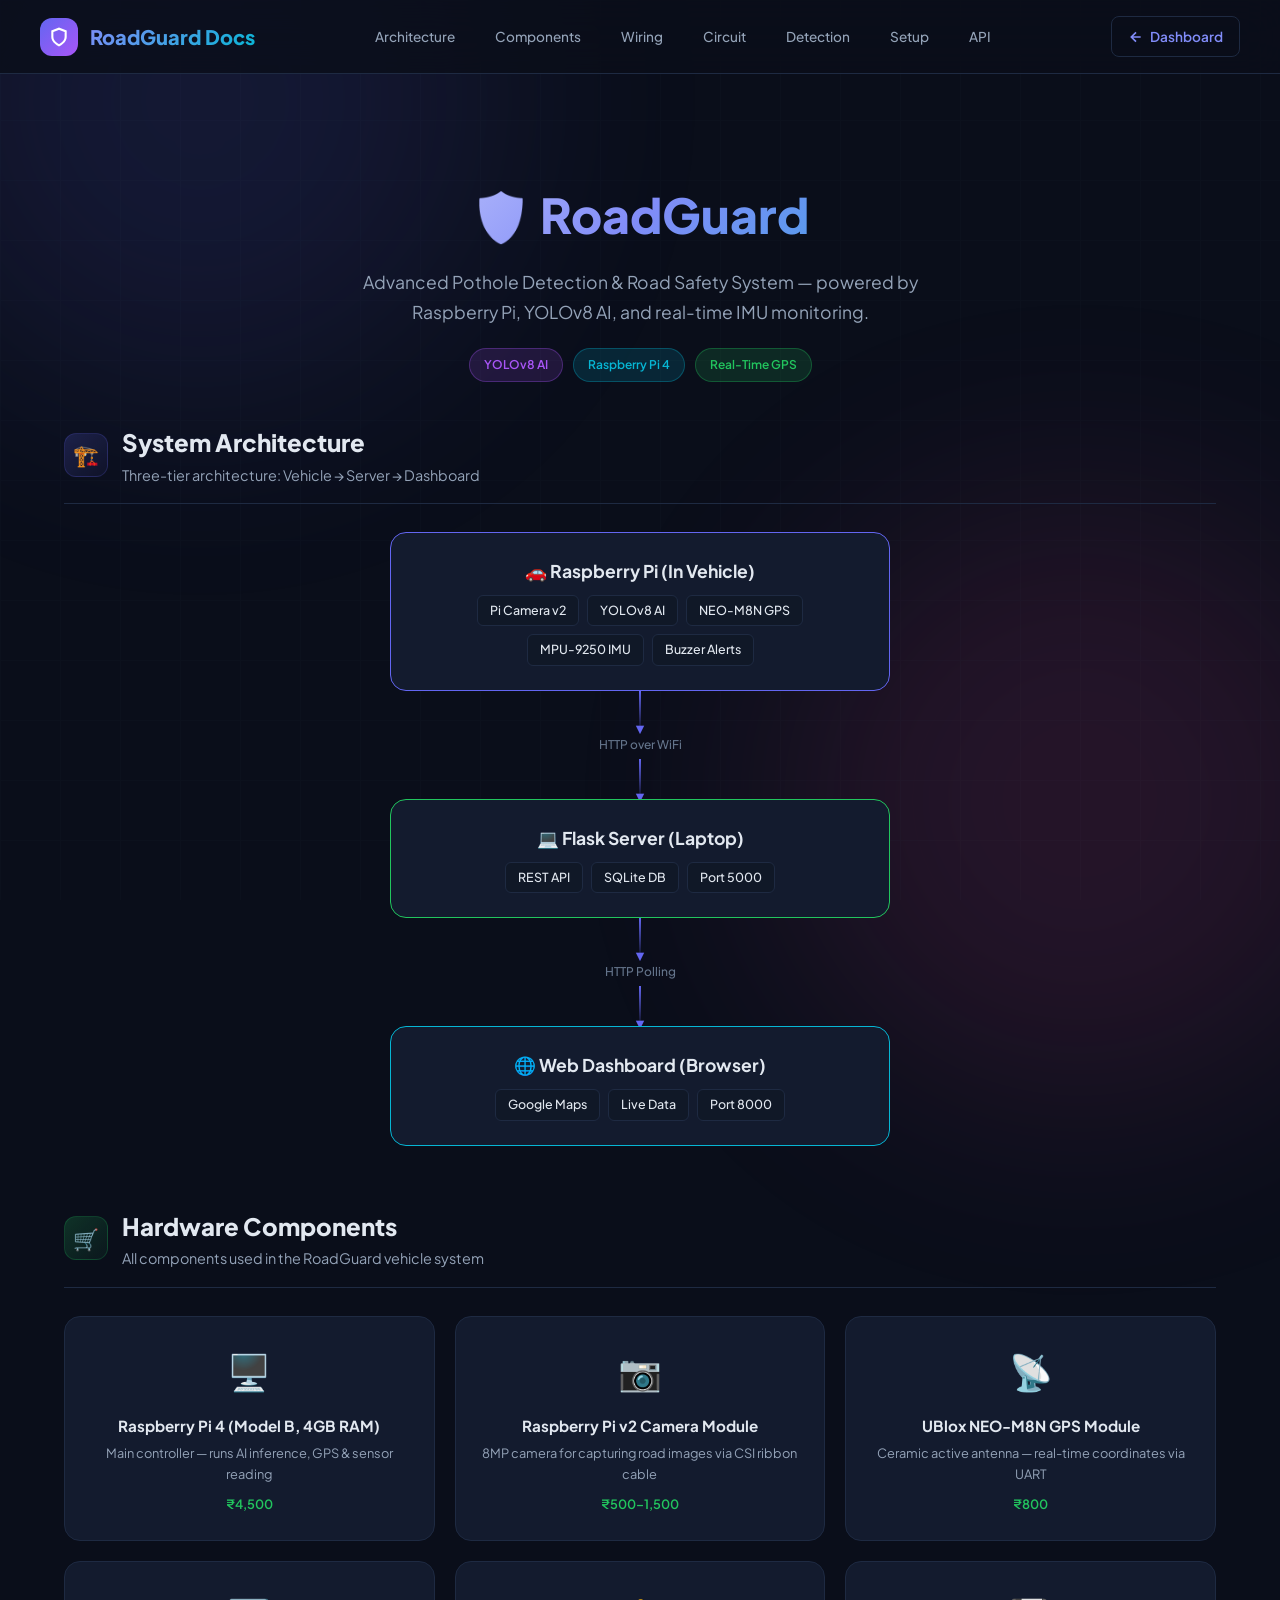
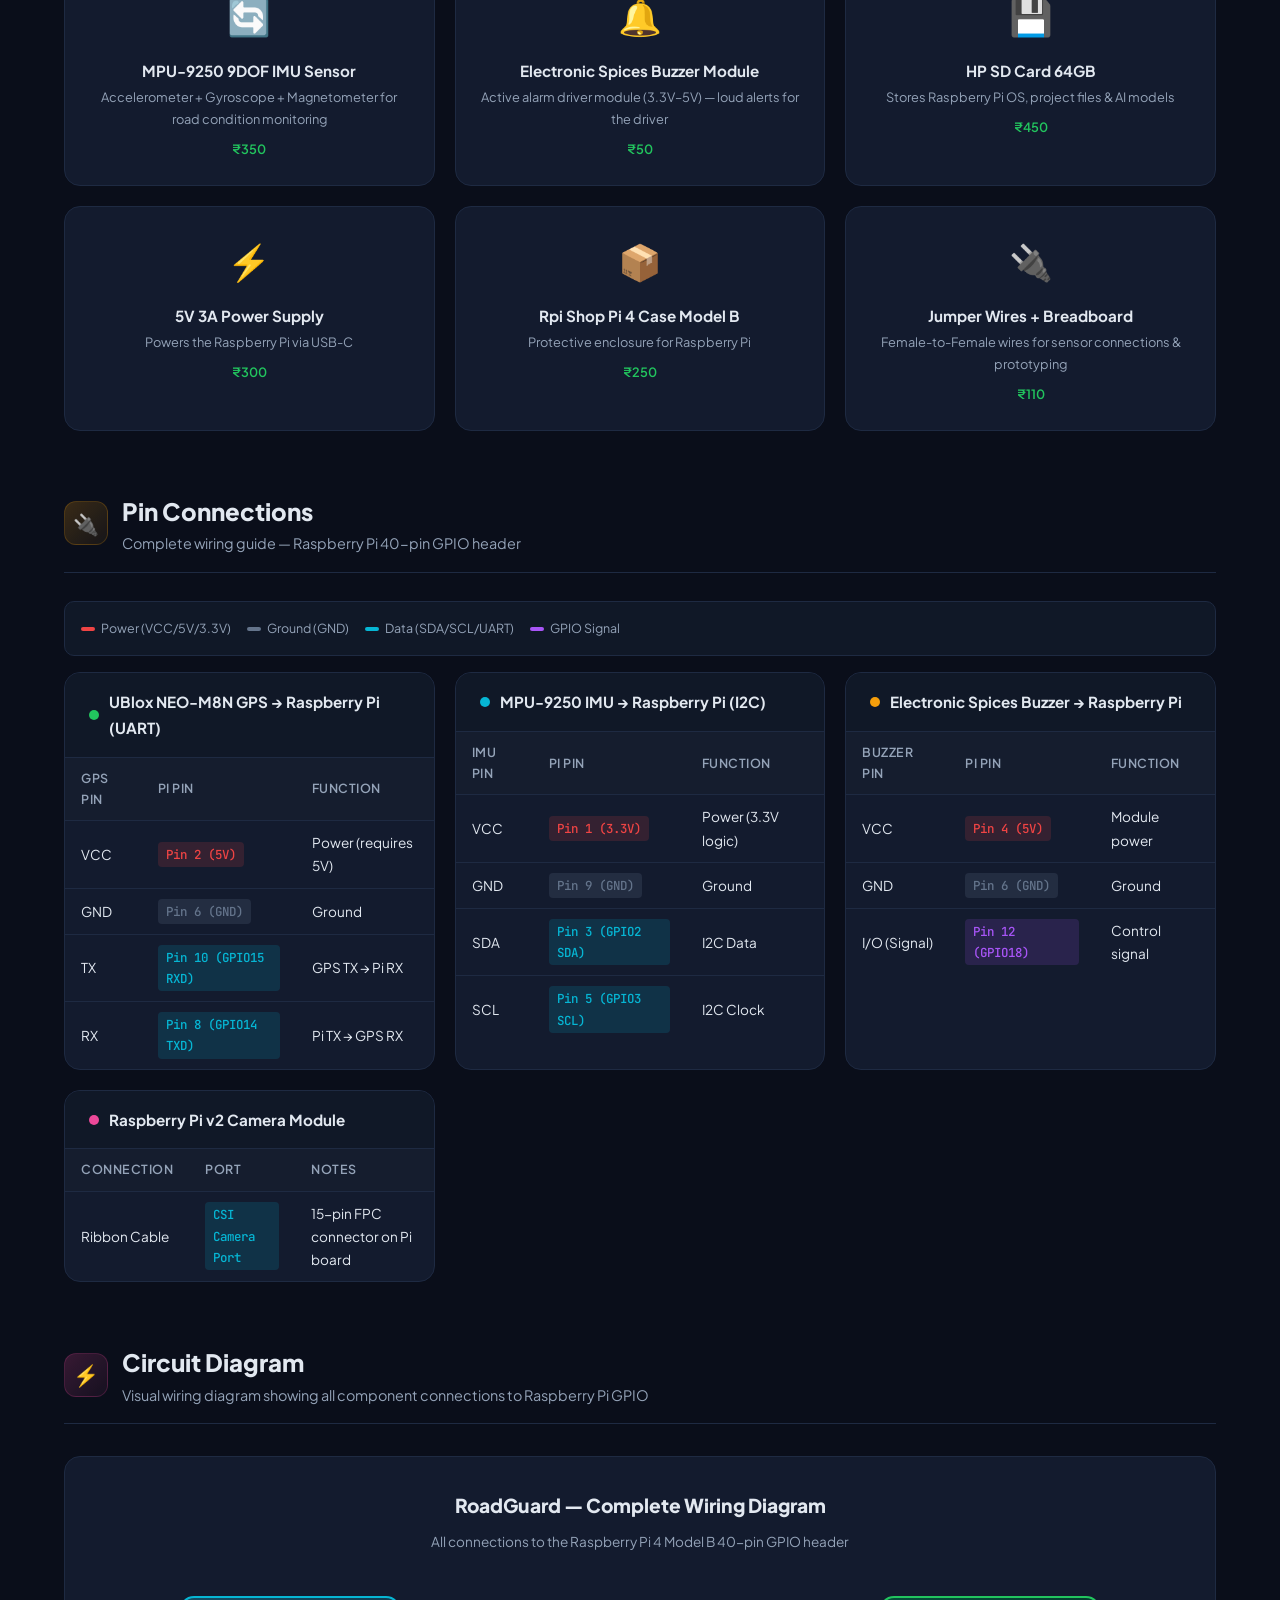
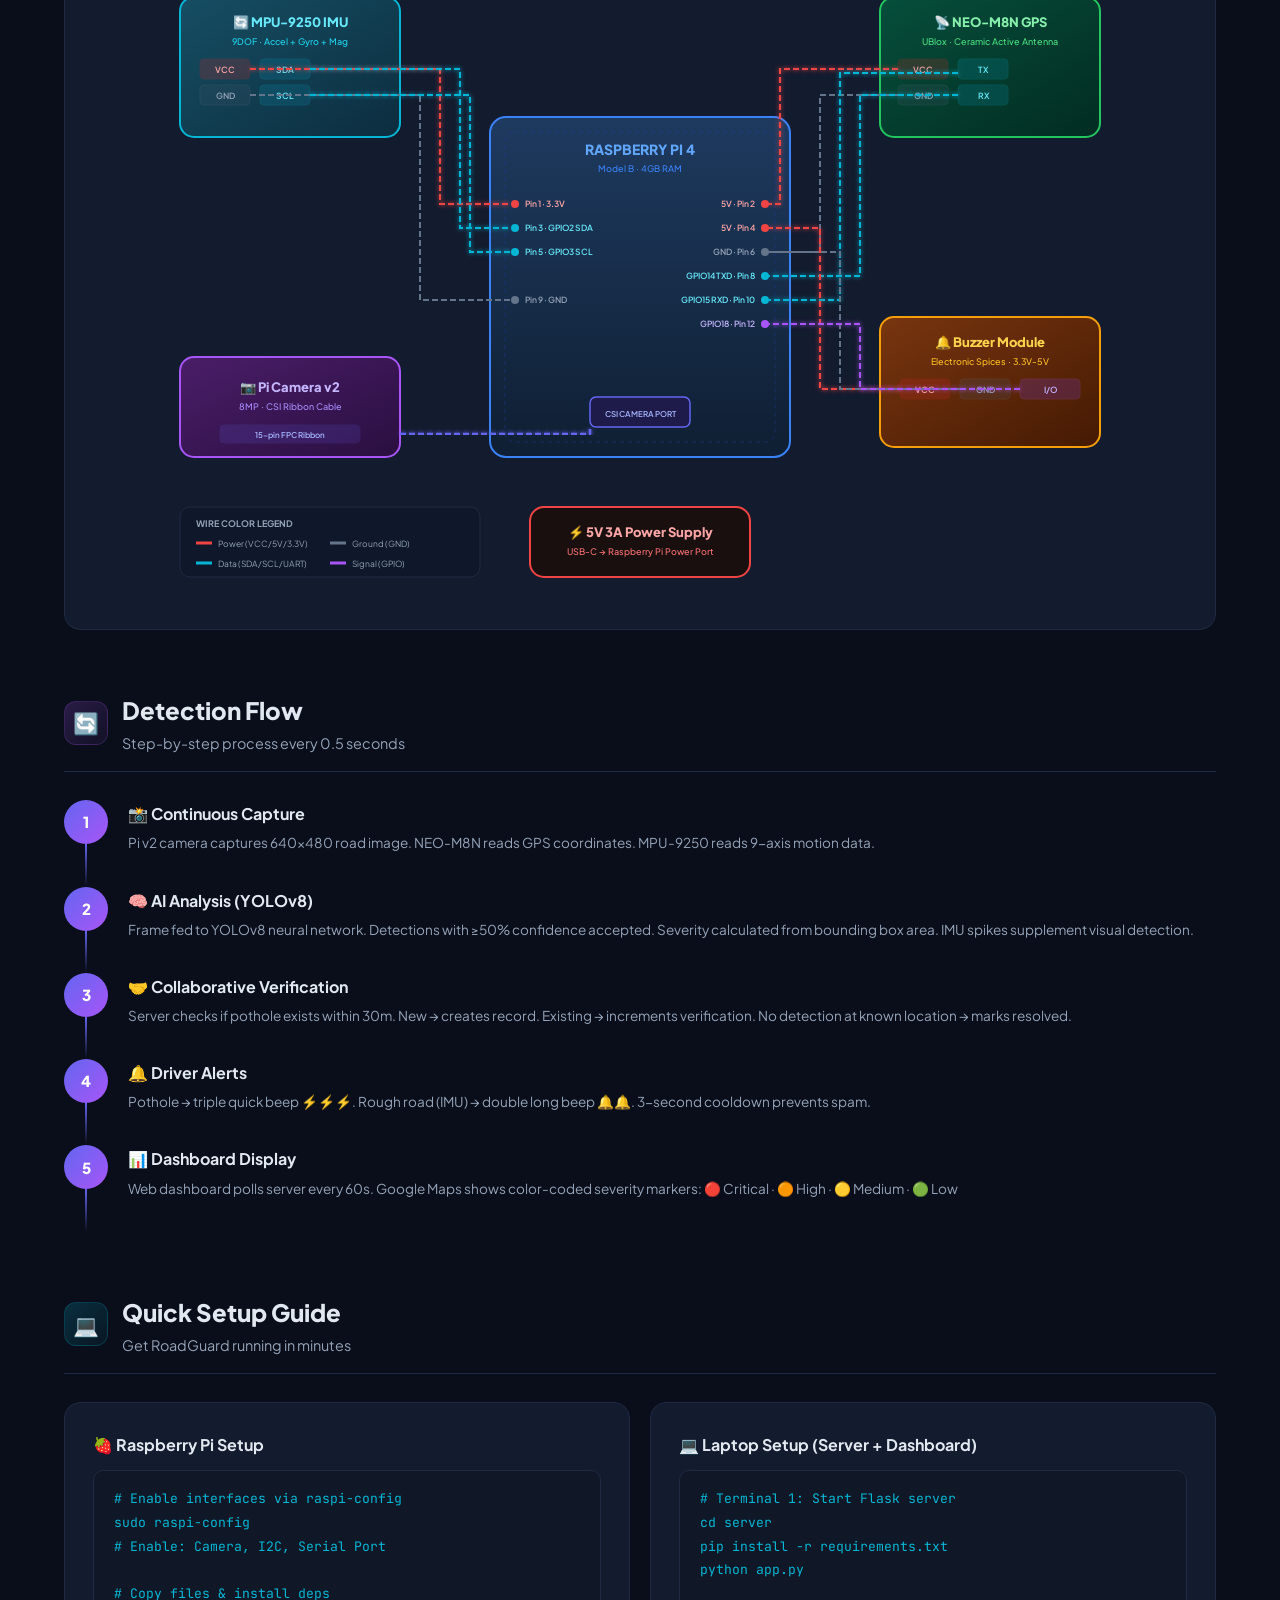
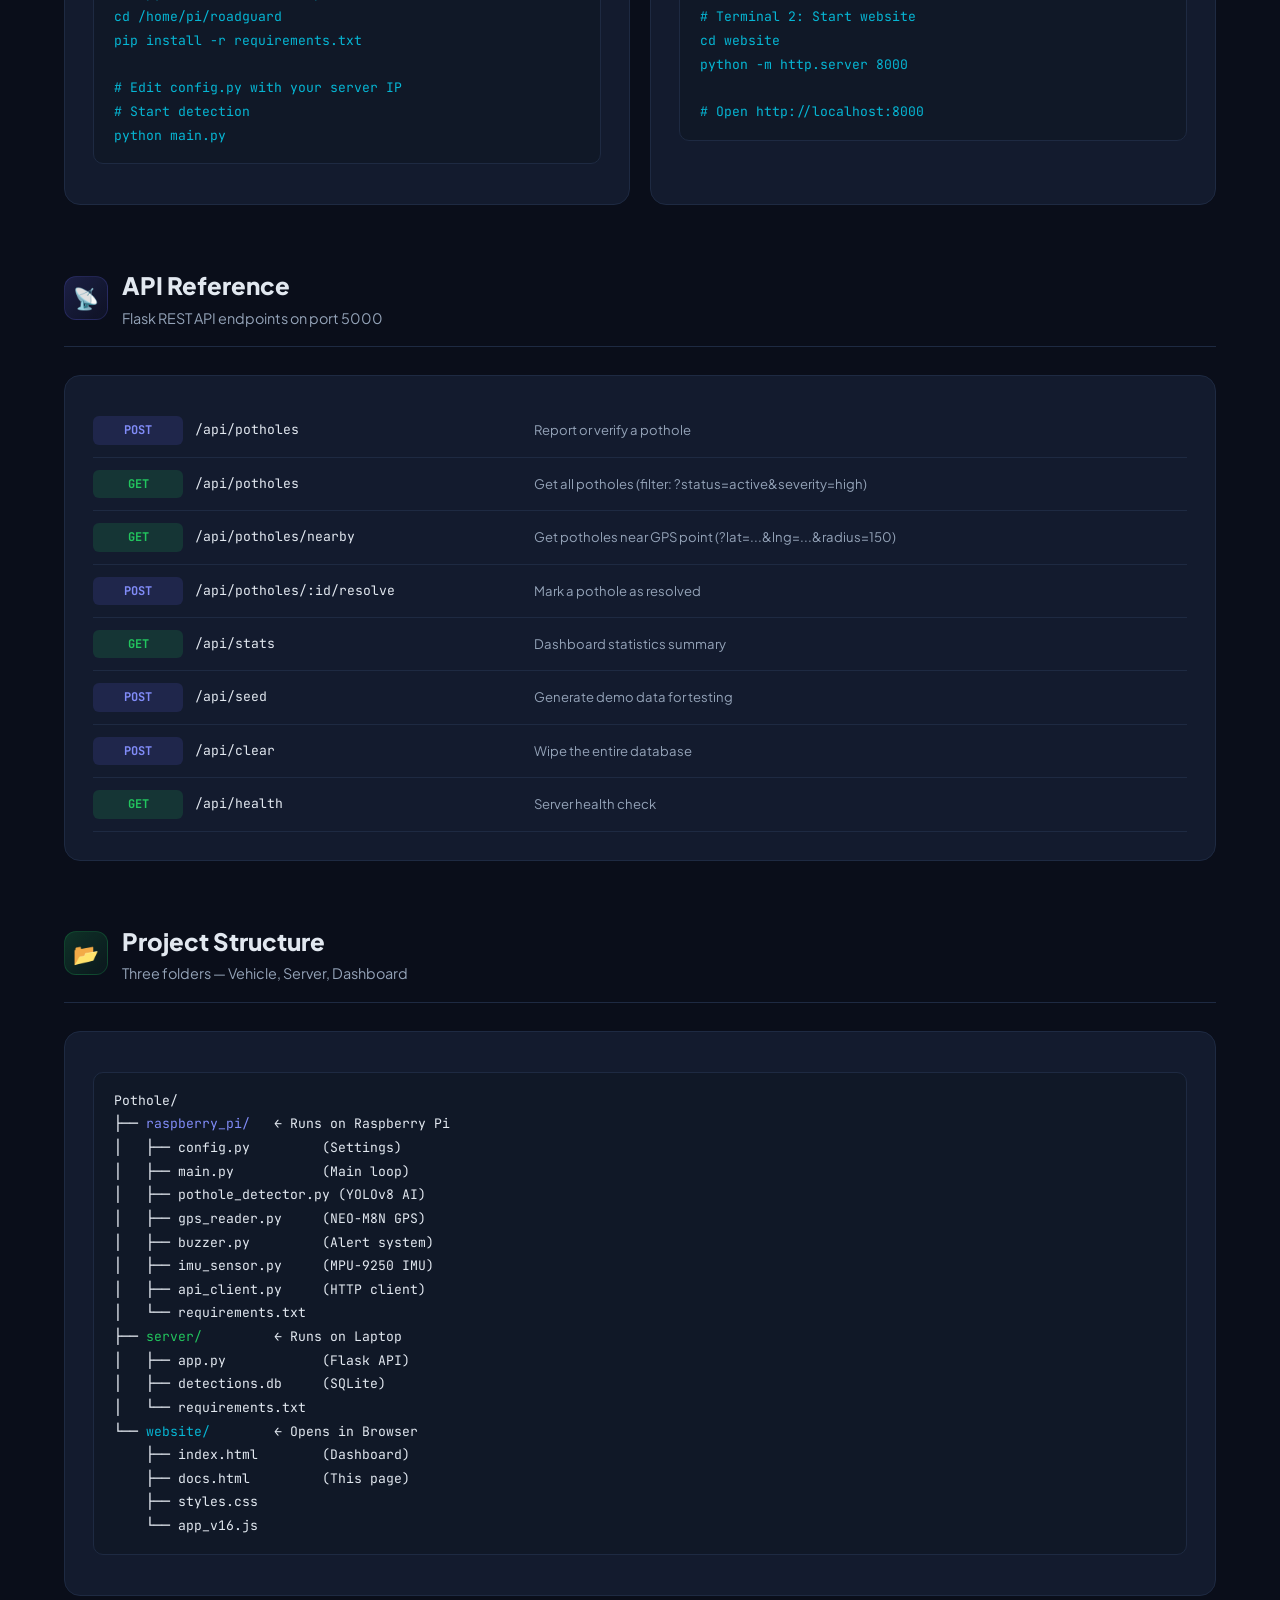
<file: website/docs.html>
<!DOCTYPE html>
<html lang="en">
<head>
    <meta charset="UTF-8">
    <meta name="viewport" content="width=device-width, initial-scale=1.0">
    <title>RoadGuard — Documentation & Circuit Diagram</title>
    <meta name="description" content="Complete RoadGuard project documentation with interactive circuit diagrams, pin connections, and setup guides.">
    <link rel="preconnect" href="https://fonts.googleapis.com">
    <link href="https://fonts.googleapis.com/css2?family=Plus+Jakarta+Sans:wght@300;400;500;600;700;800;900&family=JetBrains+Mono:wght@400;500;600&display=swap" rel="stylesheet">
    <style>
        *,*::before,*::after{box-sizing:border-box;margin:0;padding:0}
        :root{
            --bg:#0a0e1a;--bg2:#101827;--bg3:#151d2e;--card:#131b2e;--card2:#182035;
            --border:#1e2a42;--border2:#253352;--text:#e2e8f0;--text2:#94a3b8;--text3:#64748b;
            --accent:#6366f1;--accent2:#818cf8;--accent-glow:rgba(99,102,241,.25);
            --green:#22c55e;--red:#ef4444;--orange:#f59e0b;--yellow:#eab308;--cyan:#06b6d4;
            --pink:#ec4899;--purple:#a855f7;
            --radius:16px;--radius-sm:10px;--font:'Plus Jakarta Sans',sans-serif;--mono:'JetBrains Mono',monospace;
        }
        html{scroll-behavior:smooth}
        body{font-family:var(--font);background:var(--bg);color:var(--text);line-height:1.7;overflow-x:hidden}

        /* Animated BG */
        .bg-grid{position:fixed;inset:0;z-index:0;opacity:.03;
            background-image:linear-gradient(var(--text3) 1px,transparent 1px),linear-gradient(90deg,var(--text3) 1px,transparent 1px);
            background-size:60px 60px}
        .bg-glow{position:fixed;width:600px;height:600px;border-radius:50%;filter:blur(120px);opacity:.12;z-index:0;pointer-events:none}
        .bg-glow-1{top:-200px;left:-100px;background:var(--accent)}
        .bg-glow-2{bottom:-200px;right:-100px;background:var(--pink)}

        /* Header */
        .header{position:sticky;top:0;z-index:100;backdrop-filter:blur(20px);-webkit-backdrop-filter:blur(20px);
            background:rgba(10,14,26,.8);border-bottom:1px solid var(--border);padding:16px 40px;display:flex;align-items:center;justify-content:space-between}
        .logo-area{display:flex;align-items:center;gap:12px}
        .logo-circle{width:38px;height:38px;border-radius:12px;background:linear-gradient(135deg,var(--accent),var(--purple));display:flex;align-items:center;justify-content:center;color:#fff}
        .nav-brand{font-size:1.25rem;font-weight:800;background:linear-gradient(135deg,var(--accent2),var(--cyan));-webkit-background-clip:text;-webkit-text-fill-color:transparent}
        .nav-links{display:flex;gap:8px}
        .nav-links a{color:var(--text2);text-decoration:none;font-size:.85rem;font-weight:500;padding:8px 16px;border-radius:8px;transition:.2s}
        .nav-links a:hover,.nav-links a.active{color:var(--text);background:var(--card2)}
        .back-btn{display:inline-flex;align-items:center;gap:6px;color:var(--accent2);text-decoration:none;font-size:.85rem;font-weight:600;padding:8px 16px;border-radius:8px;border:1px solid var(--border);transition:.2s}
        .back-btn:hover{background:var(--card2);border-color:var(--accent)}

        /* Layout */
        .container{max-width:1200px;margin:0 auto;padding:40px 24px;position:relative;z-index:1}
        .hero{text-align:center;padding:60px 0 40px}
        .hero h1{font-size:3rem;font-weight:900;margin-bottom:12px;background:linear-gradient(135deg,#fff,var(--accent2),var(--cyan));-webkit-background-clip:text;-webkit-text-fill-color:transparent}
        .hero p{font-size:1.1rem;color:var(--text2);max-width:600px;margin:0 auto}
        .badge-row{display:flex;justify-content:center;gap:10px;margin-top:20px;flex-wrap:wrap}
        .badge{padding:6px 14px;border-radius:20px;font-size:.75rem;font-weight:600;border:1px solid var(--border)}
        .badge-purple{background:rgba(168,85,247,.15);color:var(--purple);border-color:rgba(168,85,247,.3)}
        .badge-cyan{background:rgba(6,182,212,.15);color:var(--cyan);border-color:rgba(6,182,212,.3)}
        .badge-green{background:rgba(34,197,94,.15);color:var(--green);border-color:rgba(34,197,94,.3)}

        /* Sections */
        section{margin-bottom:60px}
        .section-header{display:flex;align-items:center;gap:14px;margin-bottom:28px;padding-bottom:16px;border-bottom:1px solid var(--border)}
        .section-icon{width:44px;height:44px;border-radius:12px;display:flex;align-items:center;justify-content:center;font-size:1.3rem;flex-shrink:0}
        .si-blue{background:linear-gradient(135deg,rgba(99,102,241,.2),rgba(99,102,241,.05));border:1px solid rgba(99,102,241,.2)}
        .si-green{background:linear-gradient(135deg,rgba(34,197,94,.2),rgba(34,197,94,.05));border:1px solid rgba(34,197,94,.2)}
        .si-orange{background:linear-gradient(135deg,rgba(245,158,11,.2),rgba(245,158,11,.05));border:1px solid rgba(245,158,11,.2)}
        .si-pink{background:linear-gradient(135deg,rgba(236,72,153,.2),rgba(236,72,153,.05));border:1px solid rgba(236,72,153,.2)}
        .si-cyan{background:linear-gradient(135deg,rgba(6,182,212,.2),rgba(6,182,212,.05));border:1px solid rgba(6,182,212,.2)}
        .si-purple{background:linear-gradient(135deg,rgba(168,85,247,.2),rgba(168,85,247,.05));border:1px solid rgba(168,85,247,.2)}
        .section-header h2{font-size:1.5rem;font-weight:800}
        .section-header p{color:var(--text2);font-size:.9rem}

        /* Cards */
        .card{background:var(--card);border:1px solid var(--border);border-radius:var(--radius);padding:28px;transition:.3s;position:relative;overflow:hidden}
        .card:hover{border-color:var(--border2);transform:translateY(-2px);box-shadow:0 8px 32px rgba(0,0,0,.3)}
        .card::before{content:'';position:absolute;top:0;left:0;right:0;height:3px;background:linear-gradient(90deg,var(--accent),var(--cyan));opacity:0;transition:.3s}
        .card:hover::before{opacity:1}
        .grid-2{display:grid;grid-template-columns:repeat(auto-fit,minmax(340px,1fr));gap:20px}
        .grid-3{display:grid;grid-template-columns:repeat(auto-fit,minmax(280px,1fr));gap:20px}

        /* Architecture */
        .arch-flow{display:flex;flex-direction:column;align-items:center;gap:0}
        .arch-box{background:var(--card);border:1px solid var(--border);border-radius:var(--radius);padding:24px 32px;text-align:center;width:100%;max-width:500px;position:relative}
        .arch-box h3{font-size:1.1rem;font-weight:700;margin-bottom:8px}
        .arch-box .arch-items{display:flex;flex-wrap:wrap;gap:8px;justify-content:center}
        .arch-chip{padding:4px 12px;border-radius:6px;font-size:.78rem;font-weight:500;background:var(--bg2);border:1px solid var(--border)}
        .arch-arrow{width:2px;height:40px;background:linear-gradient(to bottom,var(--accent),transparent);position:relative}
        .arch-arrow::after{content:'▼';position:absolute;bottom:-8px;left:50%;transform:translateX(-50%);color:var(--accent);font-size:.7rem}
        .arch-label{color:var(--text3);font-size:.75rem;font-weight:500;margin:4px 0}

        /* Component Cards */
        .comp-card{text-align:center;padding:24px}
        .comp-icon{font-size:2.2rem;margin-bottom:12px}
        .comp-name{font-size:.95rem;font-weight:700;margin-bottom:4px}
        .comp-desc{font-size:.8rem;color:var(--text2)}
        .comp-price{margin-top:8px;font-size:.8rem;color:var(--green);font-weight:600}

        /* Wiring Tables */
        .wiring-card{padding:0;overflow:hidden}
        .wiring-title{padding:16px 24px;background:var(--bg2);border-bottom:1px solid var(--border);font-weight:700;font-size:.95rem;display:flex;align-items:center;gap:10px}
        .wiring-dot{width:10px;height:10px;border-radius:50%;flex-shrink:0}
        table{width:100%;border-collapse:collapse}
        th{background:var(--bg3);padding:10px 16px;font-size:.78rem;font-weight:600;color:var(--text2);text-align:left;text-transform:uppercase;letter-spacing:.5px}
        td{padding:10px 16px;font-size:.85rem;border-top:1px solid var(--border)}
        td .pin{display:inline-block;padding:2px 8px;border-radius:4px;font-family:var(--mono);font-size:.78rem;font-weight:500}
        .pin-power{background:rgba(239,68,68,.15);color:var(--red)}
        .pin-gnd{background:rgba(100,116,139,.2);color:var(--text3)}
        .pin-data{background:rgba(6,182,212,.15);color:var(--cyan)}
        .pin-signal{background:rgba(245,158,11,.15);color:var(--orange)}
        .pin-gpio{background:rgba(168,85,247,.15);color:var(--purple)}

        /* Circuit Diagram */
        .circuit-wrap{background:var(--card);border:1px solid var(--border);border-radius:var(--radius);padding:32px;margin-top:32px;overflow-x:auto}
        .circuit-wrap h3{font-size:1.2rem;font-weight:800;margin-bottom:8px;text-align:center}
        .circuit-wrap p{text-align:center;color:var(--text2);font-size:.85rem;margin-bottom:24px}
        .circuit-svg{width:100%;max-width:960px;margin:0 auto;display:block}

        /* Detection Flow */
        .flow-steps{display:flex;flex-direction:column;gap:0;position:relative}
        .flow-step{display:flex;gap:20px;position:relative}
        .flow-num{width:44px;height:44px;border-radius:50%;background:linear-gradient(135deg,var(--accent),var(--purple));color:#fff;display:flex;align-items:center;justify-content:center;font-weight:800;font-size:.95rem;flex-shrink:0;position:relative;z-index:1}
        .flow-line{position:absolute;left:21px;top:44px;width:2px;height:calc(100% - 44px);background:linear-gradient(to bottom,var(--accent),transparent)}
        .flow-content{padding-bottom:32px;flex:1}
        .flow-content h4{font-size:1rem;font-weight:700;margin-bottom:4px}
        .flow-content p{font-size:.85rem;color:var(--text2)}

        /* Code blocks */
        .code-block{background:var(--bg2);border:1px solid var(--border);border-radius:var(--radius-sm);padding:16px 20px;font-family:var(--mono);font-size:.82rem;overflow-x:auto;margin:12px 0;line-height:1.8;color:var(--cyan)}

        /* API Table */
        .api-row{display:grid;grid-template-columns:90px 1fr 2fr;gap:12px;padding:12px 0;border-bottom:1px solid var(--border);align-items:center}
        .api-method{font-family:var(--mono);font-size:.75rem;font-weight:700;padding:4px 10px;border-radius:6px;text-align:center}
        .method-get{background:rgba(34,197,94,.15);color:var(--green)}
        .method-post{background:rgba(99,102,241,.15);color:var(--accent2)}
        .api-path{font-family:var(--mono);font-size:.82rem;color:var(--text)}
        .api-desc{font-size:.82rem;color:var(--text2)}

        /* Scroll to Top */
        .scroll-top{position:fixed;bottom:24px;right:24px;width:44px;height:44px;border-radius:12px;background:var(--accent);color:#fff;border:none;cursor:pointer;display:flex;align-items:center;justify-content:center;opacity:0;transition:.3s;z-index:99;box-shadow:0 4px 16px var(--accent-glow)}
        .scroll-top.visible{opacity:1}

        /* Legend */
        .legend{display:flex;flex-wrap:wrap;gap:16px;margin:16px 0;padding:16px;background:var(--bg2);border-radius:var(--radius-sm);border:1px solid var(--border)}
        .legend-item{display:flex;align-items:center;gap:6px;font-size:.78rem;color:var(--text2)}
        .legend-swatch{width:14px;height:4px;border-radius:2px}

        /* Responsive */
        @media(max-width:768px){
            .hero h1{font-size:2rem}
            .header{padding:12px 16px;flex-wrap:wrap;gap:8px}
            .nav-links{display:none}
            .container{padding:24px 16px}
            .grid-2,.grid-3{grid-template-columns:1fr}
            .api-row{grid-template-columns:70px 1fr;gap:6px}
            .api-desc{grid-column:1/-1}
        }

        /* Animations */
        @keyframes fadeInUp{from{opacity:0;transform:translateY(20px)}to{opacity:1;transform:translateY(0)}}
        .anim{animation:fadeInUp .5s ease forwards;opacity:0}
        .d1{animation-delay:.1s}.d2{animation-delay:.2s}.d3{animation-delay:.3s}.d4{animation-delay:.4s}
    </style>
</head>
<body>
    <div class="bg-grid"></div>
    <div class="bg-glow bg-glow-1"></div>
    <div class="bg-glow bg-glow-2"></div>

    <!-- Header -->
    <header class="header">
        <div class="logo-area">
            <div class="logo-circle">
                <svg width="20" height="20" viewBox="0 0 24 24" fill="none" stroke="currentColor" stroke-width="2.5"><path d="M12 22s8-4 8-10V5l-8-3-8 3v7c0 6 8 10 8 10z"/></svg>
            </div>
            <span class="nav-brand">RoadGuard Docs</span>
        </div>
        <nav class="nav-links">
            <a href="#architecture">Architecture</a>
            <a href="#components">Components</a>
            <a href="#wiring">Wiring</a>
            <a href="#circuit">Circuit</a>
            <a href="#flow">Detection</a>
            <a href="#setup">Setup</a>
            <a href="#api">API</a>
        </nav>
        <a href="index.html" class="back-btn">
            <svg width="16" height="16" viewBox="0 0 24 24" fill="none" stroke="currentColor" stroke-width="2.5"><path d="M19 12H5M12 19l-7-7 7-7"/></svg>
            Dashboard
        </a>
    </header>

    <div class="container">

        <!-- Hero -->
        <div class="hero anim">
            <h1>🛡️ RoadGuard</h1>
            <p>Advanced Pothole Detection & Road Safety System — powered by Raspberry Pi, YOLOv8 AI, and real-time IMU monitoring.</p>
            <div class="badge-row">
                <span class="badge badge-purple">YOLOv8 AI</span>
                <span class="badge badge-cyan">Raspberry Pi 4</span>
                <span class="badge badge-green">Real-Time GPS</span>
            </div>
        </div>

        <!-- Section 1: Architecture -->
        <section id="architecture">
            <div class="section-header anim d1">
                <div class="section-icon si-blue">🏗️</div>
                <div><h2>System Architecture</h2><p>Three-tier architecture: Vehicle → Server → Dashboard</p></div>
            </div>
            <div class="arch-flow anim d2">
                <div class="arch-box" style="border-color:var(--accent)">
                    <h3>🚗 Raspberry Pi (In Vehicle)</h3>
                    <div class="arch-items">
                        <span class="arch-chip">Pi Camera v2</span>
                        <span class="arch-chip">YOLOv8 AI</span>
                        <span class="arch-chip">NEO-M8N GPS</span>
                        <span class="arch-chip">MPU-9250 IMU</span>
                        <span class="arch-chip">Buzzer Alerts</span>
                    </div>
                </div>
                <div class="arch-arrow"></div>
                <span class="arch-label">HTTP over WiFi</span>
                <div class="arch-arrow"></div>
                <div class="arch-box" style="border-color:var(--green)">
                    <h3>💻 Flask Server (Laptop)</h3>
                    <div class="arch-items">
                        <span class="arch-chip">REST API</span>
                        <span class="arch-chip">SQLite DB</span>
                        <span class="arch-chip">Port 5000</span>
                    </div>
                </div>
                <div class="arch-arrow"></div>
                <span class="arch-label">HTTP Polling</span>
                <div class="arch-arrow"></div>
                <div class="arch-box" style="border-color:var(--cyan)">
                    <h3>🌐 Web Dashboard (Browser)</h3>
                    <div class="arch-items">
                        <span class="arch-chip">Google Maps</span>
                        <span class="arch-chip">Live Data</span>
                        <span class="arch-chip">Port 8000</span>
                    </div>
                </div>
            </div>
        </section>

        <!-- Section 2: Components -->
        <section id="components">
            <div class="section-header anim d1">
                <div class="section-icon si-green">🛒</div>
                <div><h2>Hardware Components</h2><p>All components used in the RoadGuard vehicle system</p></div>
            </div>
            <div class="grid-3 anim d2">
                <div class="card comp-card"><div class="comp-icon">🖥️</div><div class="comp-name">Raspberry Pi 4 (Model B, 4GB RAM)</div><div class="comp-desc">Main controller — runs AI inference, GPS & sensor reading</div><div class="comp-price">₹4,500</div></div>
                <div class="card comp-card"><div class="comp-icon">📷</div><div class="comp-name">Raspberry Pi v2 Camera Module</div><div class="comp-desc">8MP camera for capturing road images via CSI ribbon cable</div><div class="comp-price">₹500–1,500</div></div>
                <div class="card comp-card"><div class="comp-icon">📡</div><div class="comp-name">UBlox NEO-M8N GPS Module</div><div class="comp-desc">Ceramic active antenna — real-time coordinates via UART</div><div class="comp-price">₹800</div></div>
                <div class="card comp-card"><div class="comp-icon">🔄</div><div class="comp-name">MPU-9250 9DOF IMU Sensor</div><div class="comp-desc">Accelerometer + Gyroscope + Magnetometer for road condition monitoring</div><div class="comp-price">₹350</div></div>
                <div class="card comp-card"><div class="comp-icon">🔔</div><div class="comp-name">Electronic Spices Buzzer Module</div><div class="comp-desc">Active alarm driver module (3.3V–5V) — loud alerts for the driver</div><div class="comp-price">₹50</div></div>
                <div class="card comp-card"><div class="comp-icon">💾</div><div class="comp-name">HP SD Card 64GB</div><div class="comp-desc">Stores Raspberry Pi OS, project files & AI models</div><div class="comp-price">₹450</div></div>
                <div class="card comp-card"><div class="comp-icon">⚡</div><div class="comp-name">5V 3A Power Supply</div><div class="comp-desc">Powers the Raspberry Pi via USB-C</div><div class="comp-price">₹300</div></div>
                <div class="card comp-card"><div class="comp-icon">📦</div><div class="comp-name">Rpi Shop Pi 4 Case Model B</div><div class="comp-desc">Protective enclosure for Raspberry Pi</div><div class="comp-price">₹250</div></div>
                <div class="card comp-card"><div class="comp-icon">🔌</div><div class="comp-name">Jumper Wires + Breadboard</div><div class="comp-desc">Female-to-Female wires for sensor connections & prototyping</div><div class="comp-price">₹110</div></div>
            </div>
        </section>

        <!-- Section 3: Wiring -->
        <section id="wiring">
            <div class="section-header anim d1">
                <div class="section-icon si-orange">🔌</div>
                <div><h2>Pin Connections</h2><p>Complete wiring guide — Raspberry Pi 40-pin GPIO header</p></div>
            </div>

            <!-- Legend -->
            <div class="legend anim d1">
                <div class="legend-item"><div class="legend-swatch" style="background:var(--red)"></div> Power (VCC/5V/3.3V)</div>
                <div class="legend-item"><div class="legend-swatch" style="background:var(--text3)"></div> Ground (GND)</div>
                <div class="legend-item"><div class="legend-swatch" style="background:var(--cyan)"></div> Data (SDA/SCL/UART)</div>
                <div class="legend-item"><div class="legend-swatch" style="background:var(--purple)"></div> GPIO Signal</div>
            </div>

            <div class="grid-2 anim d2">
                <!-- GPS -->
                <div class="card wiring-card">
                    <div class="wiring-title"><div class="wiring-dot" style="background:var(--green)"></div> UBlox NEO-M8N GPS → Raspberry Pi (UART)</div>
                    <table>
                        <thead><tr><th>GPS Pin</th><th>Pi Pin</th><th>Function</th></tr></thead>
                        <tbody>
                            <tr><td>VCC</td><td><span class="pin pin-power">Pin 2 (5V)</span></td><td>Power (requires 5V)</td></tr>
                            <tr><td>GND</td><td><span class="pin pin-gnd">Pin 6 (GND)</span></td><td>Ground</td></tr>
                            <tr><td>TX</td><td><span class="pin pin-data">Pin 10 (GPIO15 RXD)</span></td><td>GPS TX → Pi RX</td></tr>
                            <tr><td>RX</td><td><span class="pin pin-data">Pin 8 (GPIO14 TXD)</span></td><td>Pi TX → GPS RX</td></tr>
                        </tbody>
                    </table>
                </div>
                <!-- IMU -->
                <div class="card wiring-card">
                    <div class="wiring-title"><div class="wiring-dot" style="background:var(--cyan)"></div> MPU-9250 IMU → Raspberry Pi (I2C)</div>
                    <table>
                        <thead><tr><th>IMU Pin</th><th>Pi Pin</th><th>Function</th></tr></thead>
                        <tbody>
                            <tr><td>VCC</td><td><span class="pin pin-power">Pin 1 (3.3V)</span></td><td>Power (3.3V logic)</td></tr>
                            <tr><td>GND</td><td><span class="pin pin-gnd">Pin 9 (GND)</span></td><td>Ground</td></tr>
                            <tr><td>SDA</td><td><span class="pin pin-data">Pin 3 (GPIO2 SDA)</span></td><td>I2C Data</td></tr>
                            <tr><td>SCL</td><td><span class="pin pin-data">Pin 5 (GPIO3 SCL)</span></td><td>I2C Clock</td></tr>
                        </tbody>
                    </table>
                </div>
                <!-- Buzzer -->
                <div class="card wiring-card">
                    <div class="wiring-title"><div class="wiring-dot" style="background:var(--orange)"></div> Electronic Spices Buzzer → Raspberry Pi</div>
                    <table>
                        <thead><tr><th>Buzzer Pin</th><th>Pi Pin</th><th>Function</th></tr></thead>
                        <tbody>
                            <tr><td>VCC</td><td><span class="pin pin-power">Pin 4 (5V)</span></td><td>Module power</td></tr>
                            <tr><td>GND</td><td><span class="pin pin-gnd">Pin 6 (GND)</span></td><td>Ground</td></tr>
                            <tr><td>I/O (Signal)</td><td><span class="pin pin-gpio">Pin 12 (GPIO18)</span></td><td>Control signal</td></tr>
                        </tbody>
                    </table>
                </div>
                <!-- Camera -->
                <div class="card wiring-card">
                    <div class="wiring-title"><div class="wiring-dot" style="background:var(--pink)"></div> Raspberry Pi v2 Camera Module</div>
                    <table>
                        <thead><tr><th>Connection</th><th>Port</th><th>Notes</th></tr></thead>
                        <tbody>
                            <tr><td>Ribbon Cable</td><td><span class="pin pin-data">CSI Camera Port</span></td><td>15-pin FPC connector on Pi board</td></tr>
                        </tbody>
                    </table>
                </div>
            </div>
        </section>

        <!-- Section 4: Circuit Diagram -->
        <section id="circuit">
            <div class="section-header anim d1">
                <div class="section-icon si-pink">⚡</div>
                <div><h2>Circuit Diagram</h2><p>Visual wiring diagram showing all component connections to Raspberry Pi GPIO</p></div>
            </div>
            <div class="circuit-wrap anim d2">
                <h3>RoadGuard — Complete Wiring Diagram</h3>
                <p>All connections to the Raspberry Pi 4 Model B 40-pin GPIO header</p>
                <svg class="circuit-svg" viewBox="0 0 960 620" xmlns="http://www.w3.org/2000/svg" font-family="Plus Jakarta Sans, sans-serif">
                    <!-- Background -->
                    <defs>
                        <linearGradient id="gPi" x1="0" y1="0" x2="0" y2="1"><stop offset="0%" stop-color="#1e3a5f"/><stop offset="100%" stop-color="#0f1f33"/></linearGradient>
                        <linearGradient id="gGPS" x1="0" y1="0" x2="1" y2="1"><stop offset="0%" stop-color="#064e3b"/><stop offset="100%" stop-color="#022c22"/></linearGradient>
                        <linearGradient id="gIMU" x1="0" y1="0" x2="1" y2="1"><stop offset="0%" stop-color="#164e63"/><stop offset="100%" stop-color="#0c2d3f"/></linearGradient>
                        <linearGradient id="gBuz" x1="0" y1="0" x2="1" y2="1"><stop offset="0%" stop-color="#78350f"/><stop offset="100%" stop-color="#451a03"/></linearGradient>
                        <linearGradient id="gCam" x1="0" y1="0" x2="1" y2="1"><stop offset="0%" stop-color="#4a1d68"/><stop offset="100%" stop-color="#2a0f40"/></linearGradient>
                        <filter id="glow"><feGaussianBlur stdDeviation="2" result="blur"/><feMerge><feMergeNode in="blur"/><feMergeNode in="SourceGraphic"/></feMerge></filter>
                    </defs>

                    <!-- ==================== RASPBERRY PI (CENTER) ==================== -->
                    <rect x="330" y="140" width="300" height="340" rx="16" fill="url(#gPi)" stroke="#3b82f6" stroke-width="2"/>
                    <rect x="345" y="155" width="270" height="310" rx="10" fill="none" stroke="#1e40af" stroke-width="1" stroke-dasharray="4,4" opacity=".4"/>
                    <text x="480" y="178" fill="#60a5fa" font-size="14" font-weight="800" text-anchor="middle">RASPBERRY PI 4</text>
                    <text x="480" y="195" fill="#3b82f6" font-size="9" font-weight="500" text-anchor="middle">Model B · 4GB RAM</text>

                    <!-- GPIO Pin Labels (Left side: odd pins) -->
                    <text x="365" y="230" fill="#fca5a5" font-size="8.5" font-weight="600">Pin 1 · 3.3V</text>
                    <text x="365" y="254" fill="#67e8f9" font-size="8.5" font-weight="600">Pin 3 · GPIO2 SDA</text>
                    <text x="365" y="278" fill="#67e8f9" font-size="8.5" font-weight="600">Pin 5 · GPIO3 SCL</text>
                    <text x="365" y="326" fill="#94a3b8" font-size="8.5" font-weight="600">Pin 9 · GND</text>

                    <!-- GPIO Pin Labels (Right side: even pins) -->
                    <text x="595" y="230" fill="#fca5a5" font-size="8.5" font-weight="600" text-anchor="end">5V · Pin 2</text>
                    <text x="595" y="254" fill="#fca5a5" font-size="8.5" font-weight="600" text-anchor="end">5V · Pin 4</text>
                    <text x="595" y="278" fill="#94a3b8" font-size="8.5" font-weight="600" text-anchor="end">GND · Pin 6</text>
                    <text x="595" y="302" fill="#67e8f9" font-size="8.5" font-weight="600" text-anchor="end">GPIO14 TXD · Pin 8</text>
                    <text x="595" y="326" fill="#67e8f9" font-size="8.5" font-weight="600" text-anchor="end">GPIO15 RXD · Pin 10</text>
                    <text x="595" y="350" fill="#c4b5fd" font-size="8.5" font-weight="600" text-anchor="end">GPIO18 · Pin 12</text>

                    <!-- Pin dots LEFT -->
                    <circle cx="355" cy="227" r="4" fill="#ef4444"/>
                    <circle cx="355" cy="251" r="4" fill="#06b6d4"/>
                    <circle cx="355" cy="275" r="4" fill="#06b6d4"/>
                    <circle cx="355" cy="323" r="4" fill="#64748b"/>

                    <!-- Pin dots RIGHT -->
                    <circle cx="605" cy="227" r="4" fill="#ef4444"/>
                    <circle cx="605" cy="251" r="4" fill="#ef4444"/>
                    <circle cx="605" cy="275" r="4" fill="#64748b"/>
                    <circle cx="605" cy="299" r="4" fill="#06b6d4"/>
                    <circle cx="605" cy="323" r="4" fill="#06b6d4"/>
                    <circle cx="605" cy="347" r="4" fill="#a855f7"/>

                    <!-- CSI Camera Port -->
                    <rect x="430" y="420" width="100" height="30" rx="6" fill="#1e1b4b" stroke="#6366f1" stroke-width="1.5"/>
                    <text x="480" y="440" fill="#a5b4fc" font-size="8" font-weight="600" text-anchor="middle">CSI CAMERA PORT</text>

                    <!-- ==================== GPS MODULE (TOP-RIGHT) ==================== -->
                    <rect x="720" y="20" width="220" height="140" rx="14" fill="url(#gGPS)" stroke="#22c55e" stroke-width="2"/>
                    <text x="830" y="50" fill="#86efac" font-size="13" font-weight="800" text-anchor="middle">📡 NEO-M8N GPS</text>
                    <text x="830" y="68" fill="#4ade80" font-size="9" font-weight="500" text-anchor="middle">UBlox · Ceramic Active Antenna</text>
                    <!-- GPS Pins -->
                    <rect x="738" y="82" width="50" height="20" rx="4" fill="#dc2626" opacity=".2" stroke="#dc2626" stroke-width="1"/>
                    <text x="763" y="96" fill="#fca5a5" font-size="8.5" font-weight="600" text-anchor="middle">VCC</text>
                    <rect x="738" y="108" width="50" height="20" rx="4" fill="#475569" opacity=".2" stroke="#64748b" stroke-width="1"/>
                    <text x="763" y="122" fill="#94a3b8" font-size="8.5" font-weight="600" text-anchor="middle">GND</text>
                    <rect x="798" y="82" width="50" height="20" rx="4" fill="#0891b2" opacity=".2" stroke="#06b6d4" stroke-width="1"/>
                    <text x="823" y="96" fill="#67e8f9" font-size="8.5" font-weight="600" text-anchor="middle">TX</text>
                    <rect x="798" y="108" width="50" height="20" rx="4" fill="#0891b2" opacity=".2" stroke="#06b6d4" stroke-width="1"/>
                    <text x="823" y="122" fill="#67e8f9" font-size="8.5" font-weight="600" text-anchor="middle">RX</text>

                    <!-- GPS Wires -->
                    <path d="M738 92 L620 92 L620 227 L609 227" fill="none" stroke="#ef4444" stroke-width="2" stroke-dasharray="6,3" filter="url(#glow)"/>
                    <path d="M738 118 L660 118 L660 275 L609 275" fill="none" stroke="#64748b" stroke-width="2" stroke-dasharray="6,3"/>
                    <path d="M798 96 L680 96 L680 323 L609 323" fill="none" stroke="#06b6d4" stroke-width="2" stroke-dasharray="6,3" filter="url(#glow)"/>
                    <path d="M798 118 L700 118 L700 299 L609 299" fill="none" stroke="#06b6d4" stroke-width="2" stroke-dasharray="6,3" filter="url(#glow)"/>

                    <!-- ==================== IMU SENSOR (TOP-LEFT) ==================== -->
                    <rect x="20" y="20" width="220" height="140" rx="14" fill="url(#gIMU)" stroke="#06b6d4" stroke-width="2"/>
                    <text x="130" y="50" fill="#67e8f9" font-size="13" font-weight="800" text-anchor="middle">🔄 MPU-9250 IMU</text>
                    <text x="130" y="68" fill="#22d3ee" font-size="9" font-weight="500" text-anchor="middle">9DOF · Accel + Gyro + Mag</text>
                    <!-- IMU Pins -->
                    <rect x="40" y="82" width="50" height="20" rx="4" fill="#dc2626" opacity=".2" stroke="#dc2626" stroke-width="1"/>
                    <text x="65" y="96" fill="#fca5a5" font-size="8.5" font-weight="600" text-anchor="middle">VCC</text>
                    <rect x="40" y="108" width="50" height="20" rx="4" fill="#475569" opacity=".2" stroke="#64748b" stroke-width="1"/>
                    <text x="65" y="122" fill="#94a3b8" font-size="8.5" font-weight="600" text-anchor="middle">GND</text>
                    <rect x="100" y="82" width="50" height="20" rx="4" fill="#0891b2" opacity=".2" stroke="#06b6d4" stroke-width="1"/>
                    <text x="125" y="96" fill="#67e8f9" font-size="8.5" font-weight="600" text-anchor="middle">SDA</text>
                    <rect x="100" y="108" width="50" height="20" rx="4" fill="#0891b2" opacity=".2" stroke="#06b6d4" stroke-width="1"/>
                    <text x="125" y="122" fill="#67e8f9" font-size="8.5" font-weight="600" text-anchor="middle">SCL</text>

                    <!-- IMU Wires -->
                    <path d="M90 92 L280 92 L280 227 L351 227" fill="none" stroke="#ef4444" stroke-width="2" stroke-dasharray="6,3" filter="url(#glow)"/>
                    <path d="M90 118 L260 118 L260 323 L351 323" fill="none" stroke="#64748b" stroke-width="2" stroke-dasharray="6,3"/>
                    <path d="M150 92 L300 92 L300 251 L351 251" fill="none" stroke="#06b6d4" stroke-width="2" stroke-dasharray="6,3" filter="url(#glow)"/>
                    <path d="M150 118 L310 118 L310 275 L351 275" fill="none" stroke="#06b6d4" stroke-width="2" stroke-dasharray="6,3" filter="url(#glow)"/>

                    <!-- ==================== BUZZER (BOTTOM-RIGHT) ==================== -->
                    <rect x="720" y="340" width="220" height="130" rx="14" fill="url(#gBuz)" stroke="#f59e0b" stroke-width="2"/>
                    <text x="830" y="370" fill="#fcd34d" font-size="13" font-weight="800" text-anchor="middle">🔔 Buzzer Module</text>
                    <text x="830" y="388" fill="#fbbf24" font-size="9" font-weight="500" text-anchor="middle">Electronic Spices · 3.3V-5V</text>
                    <!-- Buzzer Pins -->
                    <rect x="740" y="402" width="50" height="20" rx="4" fill="#dc2626" opacity=".2" stroke="#dc2626" stroke-width="1"/>
                    <text x="765" y="416" fill="#fca5a5" font-size="8.5" font-weight="600" text-anchor="middle">VCC</text>
                    <rect x="800" y="402" width="50" height="20" rx="4" fill="#475569" opacity=".2" stroke="#64748b" stroke-width="1"/>
                    <text x="825" y="416" fill="#94a3b8" font-size="8.5" font-weight="600" text-anchor="middle">GND</text>
                    <rect x="860" y="402" width="60" height="20" rx="4" fill="#7c3aed" opacity=".2" stroke="#a855f7" stroke-width="1"/>
                    <text x="890" y="416" fill="#c4b5fd" font-size="8.5" font-weight="600" text-anchor="middle">I/O</text>

                    <!-- Buzzer Wires -->
                    <path d="M740 412 L660 412 L660 251 L609 251" fill="none" stroke="#ef4444" stroke-width="2" stroke-dasharray="6,3" filter="url(#glow)"/>
                    <path d="M800 412 L680 412 L680 275 L609 275" fill="none" stroke="#64748b" stroke-width="2" stroke-dasharray="6,3"/>
                    <path d="M860 412 L700 412 L700 347 L609 347" fill="none" stroke="#a855f7" stroke-width="2" stroke-dasharray="6,3" filter="url(#glow)"/>

                    <!-- ==================== CAMERA (BOTTOM-LEFT) ==================== -->
                    <rect x="20" y="380" width="220" height="100" rx="14" fill="url(#gCam)" stroke="#a855f7" stroke-width="2"/>
                    <text x="130" y="415" fill="#c4b5fd" font-size="13" font-weight="800" text-anchor="middle">📷 Pi Camera v2</text>
                    <text x="130" y="433" fill="#a78bfa" font-size="9" font-weight="500" text-anchor="middle">8MP · CSI Ribbon Cable</text>
                    <rect x="60" y="448" width="140" height="18" rx="4" fill="#6366f1" opacity=".15" stroke="#6366f1" stroke-width="1"/>
                    <text x="130" y="461" fill="#a5b4fc" font-size="8" font-weight="600" text-anchor="middle">15-pin FPC Ribbon</text>

                    <!-- Camera Wire -->
                    <path d="M240 457 L430 457 L430 450" fill="none" stroke="#6366f1" stroke-width="2.5" stroke-dasharray="6,3" filter="url(#glow)"/>

                    <!-- ==================== POWER SUPPLY (BOTTOM) ==================== -->
                    <rect x="370" y="530" width="220" height="70" rx="14" fill="#1a0f0f" stroke="#ef4444" stroke-width="2"/>
                    <text x="480" y="560" fill="#fca5a5" font-size="13" font-weight="800" text-anchor="middle">⚡ 5V 3A Power Supply</text>
                    <text x="480" y="578" fill="#f87171" font-size="9" font-weight="500" text-anchor="middle">USB-C → Raspberry Pi Power Port</text>
                    <path d="M480 530 L480 480" fill="none" stroke="#ef4444" stroke-width="2.5" stroke-dasharray="4,4" filter="url(#glow)"/>

                    <!-- Wire color legend -->
                    <rect x="20" y="530" width="300" height="70" rx="10" fill="#0f172a" stroke="#1e2a42" stroke-width="1"/>
                    <text x="36" y="550" fill="#94a3b8" font-size="9" font-weight="700">WIRE COLOR LEGEND</text>
                    <line x1="36" y1="566" x2="52" y2="566" stroke="#ef4444" stroke-width="3"/><text x="58" y="570" fill="#94a3b8" font-size="8.5">Power (VCC/5V/3.3V)</text>
                    <line x1="170" y1="566" x2="186" y2="566" stroke="#64748b" stroke-width="3"/><text x="192" y="570" fill="#94a3b8" font-size="8.5">Ground (GND)</text>
                    <line x1="36" y1="586" x2="52" y2="586" stroke="#06b6d4" stroke-width="3"/><text x="58" y="590" fill="#94a3b8" font-size="8.5">Data (SDA/SCL/UART)</text>
                    <line x1="170" y1="586" x2="186" y2="586" stroke="#a855f7" stroke-width="3"/><text x="192" y="590" fill="#94a3b8" font-size="8.5">Signal (GPIO)</text>
                </svg>
            </div>
        </section>

        <!-- Section 5: Detection Flow -->
        <section id="flow">
            <div class="section-header anim d1">
                <div class="section-icon si-purple">🔄</div>
                <div><h2>Detection Flow</h2><p>Step-by-step process every 0.5 seconds</p></div>
            </div>
            <div class="flow-steps anim d2">
                <div class="flow-step"><div class="flow-num">1</div><div class="flow-line"></div><div class="flow-content"><h4>📸 Continuous Capture</h4><p>Pi v2 camera captures 640×480 road image. NEO-M8N reads GPS coordinates. MPU-9250 reads 9-axis motion data.</p></div></div>
                <div class="flow-step"><div class="flow-num">2</div><div class="flow-line"></div><div class="flow-content"><h4>🧠 AI Analysis (YOLOv8)</h4><p>Frame fed to YOLOv8 neural network. Detections with ≥50% confidence accepted. Severity calculated from bounding box area. IMU spikes supplement visual detection.</p></div></div>
                <div class="flow-step"><div class="flow-num">3</div><div class="flow-line"></div><div class="flow-content"><h4>🤝 Collaborative Verification</h4><p>Server checks if pothole exists within 30m. New → creates record. Existing → increments verification. No detection at known location → marks resolved.</p></div></div>
                <div class="flow-step"><div class="flow-num">4</div><div class="flow-line"></div><div class="flow-content"><h4>🔔 Driver Alerts</h4><p>Pothole → triple quick beep ⚡⚡⚡. Rough road (IMU) → double long beep 🔔🔔. 3-second cooldown prevents spam.</p></div></div>
                <div class="flow-step"><div class="flow-num">5</div><div class="flow-line"></div><div class="flow-content"><h4>📊 Dashboard Display</h4><p>Web dashboard polls server every 60s. Google Maps shows color-coded severity markers: 🔴 Critical · 🟠 High · 🟡 Medium · 🟢 Low</p></div></div>
            </div>
        </section>

        <!-- Section 6: Setup -->
        <section id="setup">
            <div class="section-header anim d1">
                <div class="section-icon si-cyan">💻</div>
                <div><h2>Quick Setup Guide</h2><p>Get RoadGuard running in minutes</p></div>
            </div>
            <div class="grid-2 anim d2">
                <div class="card">
                    <h3 style="font-size:1rem;font-weight:700;margin-bottom:12px">🍓 Raspberry Pi Setup</h3>
                    <div class="code-block">
# Enable interfaces via raspi-config<br>
sudo raspi-config<br>
# Enable: Camera, I2C, Serial Port<br><br>
# Copy files & install deps<br>
cd /home/pi/roadguard<br>
pip install -r requirements.txt<br><br>
# Edit config.py with your server IP<br>
# Start detection<br>
python main.py
                    </div>
                </div>
                <div class="card">
                    <h3 style="font-size:1rem;font-weight:700;margin-bottom:12px">💻 Laptop Setup (Server + Dashboard)</h3>
                    <div class="code-block">
# Terminal 1: Start Flask server<br>
cd server<br>
pip install -r requirements.txt<br>
python app.py<br><br>
# Terminal 2: Start website<br>
cd website<br>
python -m http.server 8000<br><br>
# Open http://localhost:8000
                    </div>
                </div>
            </div>
        </section>

        <!-- Section 7: API -->
        <section id="api">
            <div class="section-header anim d1">
                <div class="section-icon si-blue">📡</div>
                <div><h2>API Reference</h2><p>Flask REST API endpoints on port 5000</p></div>
            </div>
            <div class="card anim d2">
                <div class="api-row"><span class="api-method method-post">POST</span><span class="api-path">/api/potholes</span><span class="api-desc">Report or verify a pothole</span></div>
                <div class="api-row"><span class="api-method method-get">GET</span><span class="api-path">/api/potholes</span><span class="api-desc">Get all potholes (filter: ?status=active&severity=high)</span></div>
                <div class="api-row"><span class="api-method method-get">GET</span><span class="api-path">/api/potholes/nearby</span><span class="api-desc">Get potholes near GPS point (?lat=...&lng=...&radius=150)</span></div>
                <div class="api-row"><span class="api-method method-post">POST</span><span class="api-path">/api/potholes/:id/resolve</span><span class="api-desc">Mark a pothole as resolved</span></div>
                <div class="api-row"><span class="api-method method-get">GET</span><span class="api-path">/api/stats</span><span class="api-desc">Dashboard statistics summary</span></div>
                <div class="api-row"><span class="api-method method-post">POST</span><span class="api-path">/api/seed</span><span class="api-desc">Generate demo data for testing</span></div>
                <div class="api-row"><span class="api-method method-post">POST</span><span class="api-path">/api/clear</span><span class="api-desc">Wipe the entire database</span></div>
                <div class="api-row"><span class="api-method method-get">GET</span><span class="api-path">/api/health</span><span class="api-desc">Server health check</span></div>
            </div>
        </section>

        <!-- File Structure -->
        <section id="files">
            <div class="section-header anim d1">
                <div class="section-icon si-green">📂</div>
                <div><h2>Project Structure</h2><p>Three folders — Vehicle, Server, Dashboard</p></div>
            </div>
            <div class="card anim d2">
                <div class="code-block" style="color:var(--text)">
Pothole/<br>
├── <span style="color:var(--accent2)">raspberry_pi/</span>&nbsp;&nbsp;&nbsp;← Runs on Raspberry Pi<br>
│&nbsp;&nbsp;&nbsp;├── config.py&nbsp;&nbsp;&nbsp;&nbsp;&nbsp;&nbsp;&nbsp;&nbsp;&nbsp;(Settings)<br>
│&nbsp;&nbsp;&nbsp;├── main.py&nbsp;&nbsp;&nbsp;&nbsp;&nbsp;&nbsp;&nbsp;&nbsp;&nbsp;&nbsp;&nbsp;(Main loop)<br>
│&nbsp;&nbsp;&nbsp;├── pothole_detector.py (YOLOv8 AI)<br>
│&nbsp;&nbsp;&nbsp;├── gps_reader.py&nbsp;&nbsp;&nbsp;&nbsp;&nbsp;(NEO-M8N GPS)<br>
│&nbsp;&nbsp;&nbsp;├── buzzer.py&nbsp;&nbsp;&nbsp;&nbsp;&nbsp;&nbsp;&nbsp;&nbsp;&nbsp;(Alert system)<br>
│&nbsp;&nbsp;&nbsp;├── imu_sensor.py&nbsp;&nbsp;&nbsp;&nbsp;&nbsp;(MPU-9250 IMU)<br>
│&nbsp;&nbsp;&nbsp;├── api_client.py&nbsp;&nbsp;&nbsp;&nbsp;&nbsp;(HTTP client)<br>
│&nbsp;&nbsp;&nbsp;└── requirements.txt<br>
├── <span style="color:var(--green)">server/</span>&nbsp;&nbsp;&nbsp;&nbsp;&nbsp;&nbsp;&nbsp;&nbsp;&nbsp;← Runs on Laptop<br>
│&nbsp;&nbsp;&nbsp;├── app.py&nbsp;&nbsp;&nbsp;&nbsp;&nbsp;&nbsp;&nbsp;&nbsp;&nbsp;&nbsp;&nbsp;&nbsp;(Flask API)<br>
│&nbsp;&nbsp;&nbsp;├── detections.db&nbsp;&nbsp;&nbsp;&nbsp;&nbsp;(SQLite)<br>
│&nbsp;&nbsp;&nbsp;└── requirements.txt<br>
└── <span style="color:var(--cyan)">website/</span>&nbsp;&nbsp;&nbsp;&nbsp;&nbsp;&nbsp;&nbsp;&nbsp;← Opens in Browser<br>
&nbsp;&nbsp;&nbsp;&nbsp;├── index.html&nbsp;&nbsp;&nbsp;&nbsp;&nbsp;&nbsp;&nbsp;&nbsp;(Dashboard)<br>
&nbsp;&nbsp;&nbsp;&nbsp;├── docs.html&nbsp;&nbsp;&nbsp;&nbsp;&nbsp;&nbsp;&nbsp;&nbsp;&nbsp;(This page)<br>
&nbsp;&nbsp;&nbsp;&nbsp;├── styles.css<br>
&nbsp;&nbsp;&nbsp;&nbsp;└── app_v16.js
                </div>
            </div>
        </section>

    </div>

    <!-- Scroll to Top -->
    <button class="scroll-top" id="scrollTop" onclick="window.scrollTo({top:0,behavior:'smooth'})">
        <svg width="20" height="20" viewBox="0 0 24 24" fill="none" stroke="currentColor" stroke-width="2.5"><path d="M18 15l-6-6-6 6"/></svg>
    </button>

    <script>
        // Scroll to Top visibility
        window.addEventListener('scroll',()=>{
            document.getElementById('scrollTop').classList.toggle('visible',window.scrollY>300);
        });
        // Intersection Observer for animations
        const observer=new IntersectionObserver((entries)=>{
            entries.forEach(e=>{if(e.isIntersecting){e.target.style.animationPlayState='running'}});
        },{threshold:0.1});
        document.querySelectorAll('.anim').forEach(el=>{el.style.animationPlayState='paused';observer.observe(el)});
    </script>
</body>
</html>
</file>
<file: presentation/styles.css>
/* === RESET & BASE === */
*, *::before, *::after { box-sizing: border-box; margin: 0; padding: 0; }
html, body { height: 100%; overflow: hidden; font-family: 'Inter', system-ui, sans-serif; background: #0f1117; color: #e2e8f0; }

/* === NAV === */
.nav { position: fixed; top: 0; left: 0; right: 0; z-index: 100; display: flex; align-items: center; justify-content: space-between; padding: 10px 28px; background: rgba(15,17,23,0.85); backdrop-filter: blur(12px); border-bottom: 1px solid rgba(96,165,250,0.15); }
.nav-title { font-weight: 800; font-size: 1.1rem; color: #60a5fa; letter-spacing: -0.5px; }
.nav-counter { font-size: 0.9rem; color: #94a3b8; font-weight: 500; font-variant-numeric: tabular-nums; }
.nav-btns { display: flex; gap: 6px; }
.nav-btns button { width: 36px; height: 36px; border-radius: 8px; border: 1px solid rgba(96,165,250,0.25); background: rgba(96,165,250,0.08); color: #60a5fa; font-size: 1rem; cursor: pointer; transition: all 0.2s; display: flex; align-items: center; justify-content: center; }
.nav-btns button:hover { background: rgba(96,165,250,0.2); transform: scale(1.05); }

/* === SLIDE DECK === */
.deck { width: 100%; height: 100%; position: relative; }
.slide { position: absolute; inset: 0; padding: 70px 48px 40px; display: none; flex-direction: column; overflow-y: auto; }
.slide.active { display: flex; animation: fadeIn 0.35s ease; }
@keyframes fadeIn { from { opacity: 0; transform: translateY(8px); } to { opacity: 1; transform: none; } }

/* === DARK BG SLIDES === */
.slide[data-bg="dark"] { background: linear-gradient(135deg, #0f1117 0%, #1a1f2e 50%, #0f1117 100%); }

/* === TYPOGRAPHY === */
.slide-title { font-size: 1.55rem; font-weight: 800; color: #f1f5f9; margin-bottom: 20px; padding-bottom: 10px; border-bottom: 2px solid rgba(96,165,250,0.3); letter-spacing: -0.5px; }
h3 { font-size: 1.05rem; font-weight: 700; color: #93c5fd; margin: 14px 0 8px; letter-spacing: -0.3px; }
p, li { font-size: 0.82rem; line-height: 1.55; color: #cbd5e1; }
ul, ol { padding-left: 18px; }
li { margin-bottom: 4px; }
li ul { margin-top: 4px; }
strong { color: #f1f5f9; font-weight: 600; }
code { background: rgba(96,165,250,0.12); padding: 1px 5px; border-radius: 4px; font-size: 0.78rem; color: #93c5fd; font-family: 'JetBrains Mono', monospace; }
.note { font-size: 0.75rem; color: #64748b; font-style: italic; margin-top: 6px; }

/* === TITLE SLIDE === */
.center-content { flex: 1; display: flex; flex-direction: column; align-items: center; justify-content: center; text-align: center; }
.shield-icon { margin-bottom: 16px; opacity: 0.8; }
.title-main { font-size: 3.5rem; font-weight: 900; background: linear-gradient(135deg, #60a5fa, #a78bfa, #60a5fa); -webkit-background-clip: text; -webkit-text-fill-color: transparent; letter-spacing: -2px; line-height: 1.1; }
.title-sub { font-size: 1.15rem; color: #94a3b8; margin-top: 8px; font-weight: 400; }
.title-meta { margin-top: 20px; font-size: 0.85rem; color: #64748b; }
.title-tags { display: flex; gap: 8px; margin-top: 18px; flex-wrap: wrap; justify-content: center; }
.tag { padding: 5px 14px; border-radius: 20px; background: rgba(96,165,250,0.12); border: 1px solid rgba(96,165,250,0.25); color: #93c5fd; font-size: 0.75rem; font-weight: 500; }

/* === TWO COLUMN LAYOUT === */
.two-col { display: grid; grid-template-columns: 1fr 1fr; gap: 28px; flex: 1; }
.col { min-width: 0; }

/* === TABLES === */
.info-table { width: 100%; border-collapse: collapse; font-size: 0.78rem; margin-top: 6px; }
.info-table th { background: rgba(96,165,250,0.1); color: #93c5fd; font-weight: 600; text-align: left; padding: 6px 10px; border-bottom: 1px solid rgba(96,165,250,0.2); }
.info-table td { padding: 5px 10px; border-bottom: 1px solid rgba(255,255,255,0.05); color: #cbd5e1; }
.info-table tr:hover td { background: rgba(96,165,250,0.04); }
.info-table.compact { font-size: 0.73rem; }
.info-table.compact td, .info-table.compact th { padding: 4px 8px; }
.total-row td { background: rgba(96,165,250,0.08) !important; font-weight: 700; color: #f1f5f9; border-top: 2px solid rgba(96,165,250,0.3); }
.sev-critical { color: #ef4444; font-weight: 600; }
.sev-high { color: #f97316; font-weight: 600; }
.sev-medium { color: #eab308; font-weight: 600; }
.sev-low { color: #22c55e; font-weight: 600; }

/* === CALLOUT === */
.callout { padding: 10px 14px; border-radius: 8px; background: rgba(96,165,250,0.08); border-left: 3px solid #60a5fa; margin-top: 12px; font-size: 0.8rem; line-height: 1.5; }
.callout-danger { background: rgba(239,68,68,0.08); border-left-color: #ef4444; }
.callout-success { background: rgba(34,197,94,0.08); border-left-color: #22c55e; }

/* === CODE BLOCK === */
.code-block { background: rgba(15,17,23,0.7); border: 1px solid rgba(96,165,250,0.15); border-radius: 8px; padding: 12px 14px; font-family: 'JetBrains Mono', 'Courier New', monospace; font-size: 0.7rem; line-height: 1.5; color: #94a3b8; white-space: pre; overflow-x: auto; margin-top: 6px; }

/* === BLOCK DIAGRAM (Slide 3) === */
.block-diagram { flex: 1; display: flex; flex-direction: column; align-items: center; justify-content: center; gap: 4px; }
.bd-row { width: 100%; max-width: 680px; }
.bd-group { border: 1px solid rgba(96,165,250,0.25); border-radius: 12px; padding: 12px 16px; background: rgba(96,165,250,0.04); }
.bd-header { font-weight: 700; font-size: 0.85rem; color: #93c5fd; margin-bottom: 8px; text-align: center; }
.bd-modules { display: flex; flex-wrap: wrap; gap: 6px; justify-content: center; }
.bd-mod { padding: 6px 12px; border-radius: 6px; font-size: 0.72rem; text-align: center; border: 1px solid rgba(255,255,255,0.08); }
.bd-mod small { display: block; color: #64748b; font-size: 0.62rem; }
.bd-sensor { background: rgba(34,197,94,0.1); border-color: rgba(34,197,94,0.25); color: #86efac; }
.bd-compute { background: rgba(96,165,250,0.1); border-color: rgba(96,165,250,0.25); color: #93c5fd; }
.bd-output { background: rgba(249,115,22,0.1); border-color: rgba(249,115,22,0.25); color: #fdba74; }
.bd-data { background: rgba(168,85,247,0.1); border-color: rgba(168,85,247,0.25); color: #c4b5fd; }
.bd-network { background: rgba(236,72,153,0.1); border-color: rgba(236,72,153,0.25); color: #f9a8d4; }
.bd-arrow { text-align: center; font-size: 0.85rem; color: #475569; padding: 2px 0; }
.bd-pi { border-color: rgba(34,197,94,0.3); }
.bd-server { border-color: rgba(96,165,250,0.3); }
.bd-web { border-color: rgba(249,115,22,0.3); }

/* === THREAD DIAGRAM (Slide 4) === */
.thread-diagram { display: flex; flex-direction: column; gap: 8px; margin-top: 8px; }
.thread { border-radius: 8px; padding: 10px 14px; border-left: 3px solid; }
.thread-label { font-weight: 700; font-size: 0.8rem; margin-bottom: 2px; }
.thread-desc { font-size: 0.72rem; color: #94a3b8; }
.t-main { border-color: #22c55e; background: rgba(34,197,94,0.06); }
.t-main .thread-label { color: #86efac; }
.t-yolo { border-color: #60a5fa; background: rgba(96,165,250,0.06); }
.t-yolo .thread-label { color: #93c5fd; }
.t-gps { border-color: #f97316; background: rgba(249,115,22,0.06); }
.t-gps .thread-label { color: #fdba74; }

/* === PIPELINE (Slide 5) === */
.pipeline { display: flex; align-items: center; gap: 4px; margin: 10px 0; flex-wrap: wrap; }
.pipe-step { display: flex; align-items: flex-start; gap: 6px; padding: 8px; border-radius: 8px; background: rgba(255,255,255,0.03); border: 1px solid rgba(255,255,255,0.06); flex: 1; min-width: 120px; }
.pipe-icon { font-size: 1.2rem; }
.pipe-text { font-size: 0.68rem; color: #94a3b8; line-height: 1.4; }
.pipe-text strong { color: #e2e8f0; }
.pipe-arrow { font-size: 1rem; color: #475569; flex-shrink: 0; }

/* === FLOW DIAGRAM (Slide 6) === */
.flow-vertical { display: flex; flex-direction: column; align-items: center; gap: 4px; margin-top: 10px; }
.flow-node { padding: 10px 16px; border-radius: 8px; text-align: center; font-size: 0.75rem; max-width: 280px; width: 100%; }
.flow-node small { display: block; color: #64748b; font-size: 0.65rem; margin-top: 2px; }
.flow-start { background: rgba(96,165,250,0.1); border: 1px solid rgba(96,165,250,0.3); color: #93c5fd; }
.flow-decision { background: rgba(168,85,247,0.1); border: 1px solid rgba(168,85,247,0.3); color: #c4b5fd; clip-path: polygon(50% 0%, 100% 50%, 50% 100%, 0% 50%); padding: 24px 16px; }
.flow-arrow-down { font-size: 0.85rem; color: #475569; }
.flow-branch { display: flex; gap: 20px; margin-top: 4px; }
.flow-path { display: flex; flex-direction: column; align-items: center; gap: 4px; }
.flow-label-yes, .flow-label-no { font-size: 0.7rem; font-weight: 700; padding: 2px 10px; border-radius: 10px; }
.flow-label-yes { background: rgba(34,197,94,0.15); color: #86efac; }
.flow-label-no { background: rgba(239,68,68,0.15); color: #fca5a5; }
.flow-action-a { background: rgba(34,197,94,0.08); border: 1px solid rgba(34,197,94,0.25); color: #86efac; }
.flow-action-b { background: rgba(249,115,22,0.08); border: 1px solid rgba(249,115,22,0.25); color: #fdba74; }

/* === SCHEMATIC (Slide 7) === */
.schematic { margin-top: 8px; }
.sch-pi { border: 1px solid rgba(96,165,250,0.2); border-radius: 10px; padding: 12px; background: rgba(96,165,250,0.03); }
.sch-header { font-weight: 700; font-size: 0.8rem; color: #93c5fd; margin-bottom: 8px; text-align: center; }
.sch-pins { display: flex; flex-direction: column; gap: 4px; }
.sch-conn { display: flex; align-items: center; gap: 4px; font-size: 0.7rem; }
.sch-pin { background: rgba(96,165,250,0.1); padding: 3px 8px; border-radius: 4px; color: #93c5fd; font-family: monospace; white-space: nowrap; min-width: 130px; }
.sch-wire { color: #475569; font-family: monospace; flex-shrink: 0; }
.sch-device { padding: 3px 8px; border-radius: 4px; font-family: monospace; white-space: nowrap; }
.sch-gps { background: rgba(34,197,94,0.1); color: #86efac; }
.sch-imu { background: rgba(168,85,247,0.1); color: #c4b5fd; }
.sch-buzz { background: rgba(249,115,22,0.1); color: #fdba74; }
.sch-cam { background: rgba(236,72,153,0.1); color: #f9a8d4; }

/* === BAR CHARTS (Slides 9-11) === */
.chart-container { margin: 8px 0; position: relative; }
.chart-ylabel { position: absolute; left: -6px; top: 50%; transform: rotate(-90deg) translateX(-50%); font-size: 0.6rem; color: #475569; transform-origin: left; white-space: nowrap; }
.bar-chart { display: flex; align-items: flex-end; gap: 16px; height: 180px; padding: 8px 8px 24px 24px; border-left: 1px solid rgba(255,255,255,0.1); border-bottom: 1px solid rgba(255,255,255,0.1); }
.bar-group { display: flex; flex-direction: column; align-items: center; flex: 1; height: 100%; justify-content: flex-end; }
.bar { width: 100%; max-width: 60px; border-radius: 6px 6px 0 0; background: linear-gradient(180deg, #3b82f6, #1d4ed8); display: flex; align-items: flex-start; justify-content: center; transition: height 0.5s ease; min-height: 20px; }
.bar span { font-size: 0.72rem; font-weight: 700; color: #fff; padding-top: 6px; }
.bar-accent { background: linear-gradient(180deg, #22c55e, #15803d); }
.bar-danger { background: linear-gradient(180deg, #ef4444, #991b1b); }
.bar-warn { background: linear-gradient(180deg, #eab308, #a16207); }
.bar-label { font-size: 0.65rem; color: #64748b; margin-top: 6px; text-align: center; }

/* Horizontal bars */
.horizontal-chart { flex-direction: column; height: auto; padding: 8px 8px 8px 0; border-left: none; border-bottom: none; gap: 8px; }
.hbar-group { display: flex; align-items: center; gap: 8px; }
.hbar-label { font-size: 0.7rem; color: #94a3b8; min-width: 150px; text-align: right; }
.hbar { height: 28px; border-radius: 0 6px 6px 0; background: linear-gradient(90deg, #3b82f6, #60a5fa); display: flex; align-items: center; justify-content: flex-end; padding-right: 8px; min-width: 30px; }
.hbar span { font-size: 0.72rem; font-weight: 700; color: #fff; }

/* === COMPARISON CHART (Slide 10) === */
.comparison-chart { display: flex; flex-direction: column; gap: 12px; margin: 8px 0; }
.comp-row { display: flex; align-items: center; gap: 8px; }
.comp-label { font-size: 0.72rem; color: #94a3b8; min-width: 80px; text-align: right; }
.comp-bars { flex: 1; display: flex; flex-direction: column; gap: 4px; }
.comp-bar { height: 22px; border-radius: 4px; display: flex; align-items: center; padding-left: 8px; font-size: 0.68rem; font-weight: 600; color: #fff; }
.comp-before { background: linear-gradient(90deg, #ef4444, #dc2626); }
.comp-after { background: linear-gradient(90deg, #22c55e, #16a34a); }
.comp-legend { display: flex; gap: 16px; margin-top: 6px; }
.legend-item { display: flex; align-items: center; gap: 6px; font-size: 0.7rem; color: #94a3b8; }
.legend-dot { width: 10px; height: 10px; border-radius: 3px; }
.dot-before { background: #ef4444; }
.dot-after { background: #22c55e; }

/* === AUGMENTATION PIPELINE (Slide 10) === */
.aug-pipeline { display: flex; flex-direction: column; gap: 8px; margin: 8px 0; }
.aug-step { display: flex; align-items: flex-start; gap: 10px; padding: 8px 12px; border-radius: 8px; background: rgba(255,255,255,0.03); border: 1px solid rgba(255,255,255,0.06); }
.aug-num { width: 24px; height: 24px; border-radius: 50%; background: rgba(96,165,250,0.2); color: #93c5fd; display: flex; align-items: center; justify-content: center; font-size: 0.75rem; font-weight: 700; flex-shrink: 0; }
.aug-detail { font-size: 0.73rem; color: #94a3b8; line-height: 1.4; }
.aug-detail strong { color: #e2e8f0; }

/* === METRIC BOX (Slide 10) === */
.metric-box { display: flex; align-items: center; justify-content: center; gap: 16px; margin: 12px 0; padding: 12px; border-radius: 10px; background: rgba(96,165,250,0.06); border: 1px solid rgba(96,165,250,0.15); }
.metric { display: flex; flex-direction: column; align-items: center; }
.metric-val { font-size: 1.6rem; font-weight: 800; color: #60a5fa; }
.metric-label { font-size: 0.68rem; color: #64748b; }
.metric-arrow { font-size: 1.8rem; color: #22c55e; }

/* === CHALLENGES GRID (Slide 13) === */
.challenges-grid { display: grid; grid-template-columns: repeat(3, 1fr); gap: 12px; flex: 1; }
.challenge-card { border-radius: 10px; padding: 14px; background: rgba(255,255,255,0.03); border: 1px solid rgba(255,255,255,0.06); transition: border-color 0.2s; }
.challenge-card:hover { border-color: rgba(96,165,250,0.3); }
.ch-icon { font-size: 1.5rem; margin-bottom: 4px; }
.challenge-card h4 { font-size: 0.85rem; font-weight: 700; color: #f1f5f9; margin-bottom: 6px; }
.challenge-card p { font-size: 0.7rem; margin-bottom: 4px; }

/* === TAKEAWAY SLIDE (Slide 15) === */
.takeaway-title { border-bottom: none; text-align: center; font-size: 1.8rem; color: #60a5fa; margin-bottom: 24px; }
.takeaway-box { max-width: 700px; padding: 20px 28px; border-radius: 14px; background: rgba(96,165,250,0.06); border: 1px solid rgba(96,165,250,0.2); margin-bottom: 28px; }
.takeaway-text { font-size: 0.95rem; line-height: 1.7; color: #e2e8f0; text-align: center; }
.takeaway-metrics { display: flex; gap: 24px; margin-bottom: 28px; }
.tk-metric { display: flex; flex-direction: column; align-items: center; padding: 14px 20px; border-radius: 12px; background: rgba(255,255,255,0.03); border: 1px solid rgba(255,255,255,0.08); flex: 1; }
.tk-val { font-size: 2rem; font-weight: 900; background: linear-gradient(135deg, #60a5fa, #a78bfa); -webkit-background-clip: text; -webkit-text-fill-color: transparent; }
.tk-label { font-size: 0.72rem; color: #64748b; margin-top: 4px; text-align: center; }
.takeaway-closing { font-size: 0.8rem; color: #64748b; font-style: italic; max-width: 600px; text-align: center; line-height: 1.6; }

/* === SCROLLBAR === */
.slide::-webkit-scrollbar { width: 4px; }
.slide::-webkit-scrollbar-track { background: transparent; }
.slide::-webkit-scrollbar-thumb { background: rgba(96,165,250,0.2); border-radius: 4px; }

/* === RESPONSIVE === */
@media (max-width: 900px) {
  .two-col { grid-template-columns: 1fr; gap: 16px; }
  .challenges-grid { grid-template-columns: repeat(2, 1fr); }
  .slide { padding: 60px 20px 20px; }
  .title-main { font-size: 2.2rem; }
  .takeaway-metrics { flex-wrap: wrap; gap: 12px; }
}
</file>
<file: website/styles.css>
/* ═══════════════════════════════════════════════════════════
   RoadGuard — Premium Dark-Mode Dashboard Styles
   ═══════════════════════════════════════════════════════════ */

/* ─── CSS Variables ─────────────────────────────────────── */
:root {
    /* Dark Theme (Default) - Black/Grey/Orange */
    --bg-primary: #000000;
    --bg-secondary: #111111;
    --bg-card: #1a1a1a;
    --bg-card-hover: #262626;
    --bg-glass: rgba(255, 255, 255, 0.05);
    --bg-glass-border: transparent;

    --text-primary: #ffffff;
    --text-secondary: #d4d4d8;
    --text-muted: #a1a1aa;

    --header-bg: #000000;
    --sidebar-bg: #0a0a0a;
    --marker-badge-bg: #111111;
    --shadow-color: rgba(0, 0, 0, 0.8);

    /* Solid 3-Tier Color System */
    --tier-1: #000000;
    /* Outermost — solid black */
    --tier-2: #1c1c1c;
    /* Middle — solid grey */
    --tier-3: #f97316;
    /* Innermost — solid orange */
    --tier-3-muted: rgba(249, 115, 22, 0.25);
    /* Orange tint for large areas */

    /* Shared Accents - Vibrant Orange */
    --accent-blue: #f97316;
    --accent-blue-glow: rgba(249, 115, 22, 0.25);
    --critical: hsl(0, 84%, 60%);
    --critical-bg: hsla(0, 84%, 60%, 0.1);
    --high: hsl(25, 95%, 53%);
    --high-bg: hsla(25, 95%, 53%, 0.1);
    --medium: hsl(45, 93%, 47%);
    --medium-bg: hsla(45, 93%, 47%, 0.1);
    --low: hsl(142, 70%, 45%);
    --low-bg: hsla(142, 70%, 45%, 0.1);

    /* Layout Tokens */
    --header-height: 72px;
    --sidebar-width: 400px;
    --radius-sm: 8px;
    --radius-md: 12px;
    --radius-lg: 16px;
    --glass-blur: 24px;
}

/* Light Theme Overrides - White/Grey/Orange */
[data-theme="light"] {
    --bg-primary: #ffffff;
    --bg-secondary: #f5f5f5;
    --bg-card: #e5e5e5;
    --bg-card-hover: #d4d4d4;
    --bg-glass: rgba(0, 0, 0, 0.04);
    --bg-glass-border: transparent;

    --text-primary: #000000;
    --text-secondary: #3f3f46;
    --text-muted: #71717a;

    --header-bg: #ffffff;
    --sidebar-bg: #f5f5f5;
    --marker-badge-bg: #ffffff;
    --shadow-color: rgba(0, 0, 0, 0.1);

    /* Solid 3-Tier Color System — Light */
    --tier-1: #ffffff;
    /* Outermost — solid white */
    --tier-2: #e5e5e5;
    /* Middle — solid grey */
    --tier-3: #f97316;
    /* Innermost — solid orange (same) */
    --tier-3-muted: rgba(249, 115, 22, 0.15);

    --critical-bg: hsla(0, 84%, 60%, 0.15);
    --high-bg: hsla(25, 95%, 53%, 0.15);
    --medium-bg: hsla(45, 93%, 47%, 0.15);
    --low-bg: hsla(142, 70%, 45%, 0.15);
}

/* ─── Reset & Base ──────────────────────────────────────── */
*,
*::before,
*::after {
    margin: 0;
    padding: 0;
    box-sizing: border-box;
}

/* Smooth theme transitions */
body,
.header,
.sidebar,
.card,
.btn,
.filter-btn,
.pothole-sidebar,
.refresh-indicator {
    transition: background 0.5s cubic-bezier(0.4, 0, 0.2, 1),
        color 0.5s cubic-bezier(0.4, 0, 0.2, 1),
        border-color 0.5s cubic-bezier(0.4, 0, 0.2, 1),
        box-shadow 0.5s cubic-bezier(0.4, 0, 0.2, 1),
        backdrop-filter 0.5s ease;
}

html,
body {
    height: 100%;
    overflow: hidden;
    background: var(--bg-primary);
}

body {
    font-family: 'Plus Jakarta Sans', -apple-system, BlinkMacSystemFont, sans-serif;
    color: var(--text-primary);
    line-height: 1.6;
    -webkit-font-smoothing: antialiased;
    letter-spacing: -0.01em;
}

/* ─── Aurora Background ─────────────────────────────────── */
body::before {
    content: '';
    position: fixed;
    top: -50%;
    left: -20%;
    width: 80%;
    height: 80%;
    background: radial-gradient(ellipse, rgba(249, 115, 22, 0.08) 0%, transparent 70%);
    /* Orange Aurora */
    animation: aurora-shift 12s ease-in-out infinite alternate;
    pointer-events: none;
    z-index: 0;
}

body::after {
    content: '';
    position: fixed;
    bottom: -30%;
    right: -20%;
    width: 70%;
    height: 70%;
    background: radial-gradient(ellipse, rgba(255, 255, 255, 0.03) 0%, transparent 70%);
    /* Greyish/White */
    animation: aurora-shift 16s ease-in-out infinite alternate-reverse;
    pointer-events: none;
    z-index: 0;
}

[data-theme="light"] body::before {
    background: radial-gradient(ellipse, rgba(249, 115, 22, 0.08) 0%, transparent 70%);
}

@keyframes aurora-shift {
    0% {
        transform: translate(0, 0) scale(1);
    }

    33% {
        transform: translate(8%, 6%) scale(1.08);
    }

    66% {
        transform: translate(-5%, 10%) scale(0.95);
    }

    100% {
        transform: translate(3%, -5%) scale(1.05);
    }
}

/* ─── Global Keyframes ──────────────────────────────────── */
@keyframes pop-in {
    0% {
        opacity: 0;
        transform: scale(0.8) translateY(10px);
    }

    70% {
        transform: scale(1.05) translateY(-2px);
    }

    100% {
        opacity: 1;
        transform: scale(1) translateY(0);
    }
}

@keyframes slide-up {
    0% {
        opacity: 0;
        transform: translateY(30px) scale(0.98);
    }

    100% {
        opacity: 1;
        transform: translateY(0) scale(1);
    }
}

@keyframes slide-in-right {
    from {
        opacity: 0;
        transform: translateX(40px) scale(0.95);
    }

    to {
        opacity: 1;
        transform: translateX(0) scale(1);
    }
}

@keyframes slide-down {
    from {
        opacity: 0;
        transform: translateY(-20px);
    }

    to {
        opacity: 1;
        transform: translateY(0);
    }
}

@keyframes fade-in-up {
    from {
        opacity: 0;
        transform: translateY(20px);
    }

    to {
        opacity: 1;
        transform: translateY(0);
    }
}

@keyframes blow-up-bottom-left {
    0% {
        opacity: 0;
        transform: scale(0.1) translate(-100vw, 100vh);
        transform-origin: bottom left;
    }

    60% {
        opacity: 1;
        transform: scale(1.05) translate(10px, -10px);
        transform-origin: bottom left;
    }

    100% {
        opacity: 1;
        transform: scale(1) translate(0, 0);
        transform-origin: bottom left;
    }
}

@keyframes glow-pulse-critical {
    0% {
        box-shadow: 0 0 10px rgba(239, 68, 68, 0.4);
    }

    50% {
        box-shadow: 0 0 25px rgba(239, 68, 68, 0.8), 0 0 40px rgba(239, 68, 68, 0.4);
    }

    100% {
        box-shadow: 0 0 10px rgba(239, 68, 68, 0.4);
    }
}

@keyframes glow-pulse-high {
    0% {
        box-shadow: 0 0 10px rgba(249, 115, 22, 0.4);
    }

    50% {
        box-shadow: 0 0 20px rgba(249, 115, 22, 0.8), 0 0 35px rgba(249, 115, 22, 0.4);
    }

    100% {
        box-shadow: 0 0 10px rgba(249, 115, 22, 0.4);
    }
}

@keyframes shimmer-effect {
    0% {
        background-position: -200% 0;
    }

    100% {
        background-position: 200% 0;
    }
}

/* ─── Animation Utility Classes ─────────────────────────── */
.anim-blow-up {
    animation: blow-up-bottom-left 0.8s cubic-bezier(0.175, 0.885, 0.32, 1.275) forwards;
    opacity: 0;
    transform-origin: bottom left;
}

.anim-fade-in-up {
    animation: fade-in-up 0.6s cubic-bezier(0.16, 1, 0.3, 1) forwards;
    opacity: 0;
}

.anim-delay-1 {
    animation-delay: 0.1s;
}

.anim-delay-2 {
    animation-delay: 0.2s;
}

.anim-delay-3 {
    animation-delay: 0.3s;
}

.anim-delay-4 {
    animation-delay: 0.4s;
}

.anim-delay-5 {
    animation-delay: 0.5s;
}

.pulse-critical {
    animation: glow-pulse-critical 2s infinite alternate;
    border-color: rgba(239, 68, 68, 0.5) !important;
}

.pulse-high {
    animation: glow-pulse-high 2s infinite alternate;
    border-color: rgba(249, 115, 22, 0.5) !important;
}

.shimmer-bg {
    background: linear-gradient(90deg,
            rgba(255, 255, 255, 0) 0%,
            rgba(255, 255, 255, 0.05) 50%,
            rgba(255, 255, 255, 0) 100%) !important;
    background-size: 200% 100% !important;
    animation: shimmer-effect 3s infinite linear !important;
}

@keyframes pulse-ring {
    0% {
        box-shadow: 0 0 0 0 rgba(59, 130, 246, 0.5);
    }

    70% {
        box-shadow: 0 0 0 10px rgba(59, 130, 246, 0);
    }

    100% {
        box-shadow: 0 0 0 0 rgba(59, 130, 246, 0);
    }
}

@keyframes float-hover {
    0% {
        transform: translateY(0px);
    }

    50% {
        transform: translateY(-4px);
    }

    100% {
        transform: translateY(0px);
    }
}

@keyframes ripple {
    to {
        transform: scale(4);
        opacity: 0;
    }
}

@keyframes header-glow {

    0%,
    100% {
        box-shadow: 0 1px 0 rgba(59, 130, 246, 0.1);
    }

    50% {
        box-shadow: 0 1px 20px rgba(59, 130, 246, 0.2);
    }
}

@keyframes number-pop {
    0% {
        transform: scale(1);
    }

    50% {
        transform: scale(1.25);
        color: var(--accent-blue);
    }

    100% {
        transform: scale(1);
    }
}

/* ─── Scrollbar ─────────────────────────────────────────── */
::-webkit-scrollbar {
    width: 6px;
}

::-webkit-scrollbar-track {
    background: transparent;
}

::-webkit-scrollbar-thumb {
    background: rgba(255, 255, 255, 0.12);
    border-radius: 3px;
}

::-webkit-scrollbar-thumb:hover {
    background: rgba(255, 255, 255, 0.2);
}

/* ─── Header (Floating Pill) ────────────────────────────── */
.header {
    height: var(--header-height);
    background: var(--header-bg);
    display: flex;
    align-items: center;
    justify-content: space-between;
    padding: 0 16px;
    border-bottom: 1px solid var(--bg-glass-border);
    border-right: 1px solid var(--bg-glass-border);
    position: fixed;
    top: 0;
    left: 0;
    width: 330px;
    z-index: 1000;
    border-radius: 0 0 16px 0;
    box-shadow: 0 8px 32px rgba(0, 0, 0, 0.4);
}

.header-left {
    display: flex;
    align-items: center;
    gap: 16px;
}

.logo-wrap {
    display: flex;
    align-items: center;
    gap: 10px;
    background: transparent;
    padding: 6px 14px 6px 8px;
    border: none;
    transition: all 0.3s ease;
}

.logo-wrap:hover {
    background: rgba(255, 255, 255, 0.08);
    transform: translateY(-1px);
    box-shadow: 0 4px 12px rgba(0, 0, 0, 0.2);
}

.logo-wrap h1,
.nav-brand {
    font-size: 1.25rem;
    font-weight: 800;
    letter-spacing: -0.02em;
    color: #000000;
    margin: 0;
}

.logo-circle {
    width: 32px;
    height: 32px;
    background: linear-gradient(135deg, var(--accent-blue), #60a5fa);
    border-radius: 50%;
    display: flex;
    align-items: center;
    justify-content: center;
    font-size: 1.1rem;
    color: #fff;
    box-shadow: 0 4px 12px var(--accent-blue-glow);
}

h1 {
    font-size: 1.1rem;
    font-weight: 800;
    letter-spacing: -0.02em;
    background: linear-gradient(to right, var(--text-primary), var(--text-secondary));
    -webkit-background-clip: text;
    background-clip: text;
    -webkit-text-fill-color: transparent;
}

.live-badge::before {
    content: '';
    width: 6px;
    height: 6px;
    background: var(--low);
    border-radius: 50%;
    box-shadow: 0 0 8px var(--low);
    animation: live-pulse 2s infinite;
}


.status-badge {
    display: none;
    /* Removed in Phase 13 */
}

@keyframes pulse-dot {

    0%,
    100% {
        opacity: 1;
        box-shadow: 0 0 0 0 rgba(74, 222, 128, 0.5);
    }

    50% {
        opacity: 0.7;
        box-shadow: 0 0 0 6px rgba(74, 222, 128, 0);
    }
}

.header-right {
    display: flex;
    align-items: center;
    gap: 8px;
}

/* ─── Buttons ───────────────────────────────────────────── */
.btn {
    display: inline-flex;
    align-items: center;
    justify-content: center;
    gap: 10px;
    padding: 12px 24px;
    border-radius: var(--radius-md);
    font-size: 0.8rem;
    font-weight: 800;
    font-family: inherit;
    cursor: pointer;
    border: 1px solid var(--bg-glass-border);
    background: var(--bg-glass);
    color: var(--text-secondary);
    text-transform: uppercase;
    letter-spacing: 0.08em;
    transition: all 0.4s cubic-bezier(0.175, 0.885, 0.32, 1.275);
    position: relative;
    overflow: hidden;
}

.btn-sm {
    padding: 6px 12px;
    font-size: 0.7rem;
    gap: 6px;
    border-radius: 6px;
}

.btn:hover {
    background: rgba(255, 255, 255, 0.1);
    color: var(--text-primary);
    border-color: rgba(255, 255, 255, 0.2);
    transform: translateY(-2px);
    box-shadow: 0 8px 24px var(--shadow-color);
}

.btn:active {
    transform: translateY(0) scale(0.96);
    box-shadow: 0 0 0 4px rgba(255, 255, 255, 0.1);
}

.btn-primary {
    background: linear-gradient(135deg, var(--accent-blue), #2563eb);
    color: #ffffff;
    border: none;
    box-shadow: 0 4px 12px var(--accent-blue-glow);
}

.btn-primary:hover {
    background: linear-gradient(135deg, #60a5fa, var(--accent-blue));
    box-shadow: 0 8px 24px hsla(217, 91%, 60%, 0.4);
}

.btn-danger {
    background: var(--critical-bg) !important;
    color: var(--critical) !important;
    border-color: rgba(239, 68, 68, 0.2) !important;
}

.btn-danger:hover {
    background: var(--critical) !important;
    color: #fff !important;
    box-shadow: 0 8px 24px rgba(239, 68, 68, 0.3) !important;
}

.btn-theme-circle {
    width: 40px;
    height: 40px;
    border-radius: 50%;
    display: flex;
    align-items: center;
    justify-content: center;
    background: var(--bg-glass);
    border: 1px solid var(--bg-glass-border);
    color: var(--text-primary);
    font-size: 1.1rem;
    cursor: pointer;
    transition: all 0.3s cubic-bezier(0.175, 0.885, 0.32, 1.275);
}

.btn-theme-circle:hover {
    background: rgba(255, 255, 255, 0.1);
    transform: rotate(15deg) scale(1.05);
}

.btn-theme-circle:active {
    transform: rotate(0deg) scale(0.95);
}



/* ─── Main Layout ───────────────────────────────────────── */
.main-layout {
    display: flex;
    height: 100vh;
}

/* ─── Sidebar (Two-Panel Container) ─────────────────────── */
.sidebar {
    position: fixed;
    top: calc(var(--header-height) + 10px);
    bottom: 10px;
    left: 10px;
    width: 320px;
    z-index: 10;
    display: flex;
    flex-direction: column;
    gap: 10px;
    overflow: hidden;
}

/* ─── Stats Grid ────────────────────────────────────────── */
.stats-grid {
    display: grid;
    grid-template-columns: 1fr 1fr;
    gap: 12px;
}

.stat-card {
    display: flex;
    align-items: center;
    gap: 12px;
    padding: 12px;
    border-radius: var(--radius-md);
    background: var(--bg-card);
    backdrop-filter: blur(10px);
    border: 1px solid var(--bg-glass-border);
    transition: all 0.3s ease;
}

.stat-card:hover {
    transform: translateY(-4px) scale(1.02);
    box-shadow: 0 12px 24px rgba(0, 0, 0, 0.3);
    border-color: rgba(255, 255, 255, 0.15);
}

.stat-potholes {
    border-left: 3px solid var(--high);
}

.stat-animals {
    border-left: 3px solid var(--animal);
}

.stat-icon {
    width: 44px;
    height: 44px;
    border-radius: var(--radius-sm);
    display: flex;
    align-items: center;
    justify-content: center;
    flex-shrink: 0;
}

.stat-potholes .stat-icon {
    background: var(--high-bg);
    color: var(--high);
}

.stat-animals .stat-icon {
    background: var(--animal-bg);
    color: var(--animal);
}

.stat-info {
    display: flex;
    flex-direction: column;
}

.stat-value {
    font-size: 1.6rem;
    font-weight: 800;
    line-height: 1;
    font-family: 'Nunito', sans-serif;
}

.stat-label {
    font-size: 0.72rem;
    color: var(--text-muted);
    font-weight: 600;
    text-transform: uppercase;
    letter-spacing: 0.04em;
    margin-top: 2px;
}

/* ─── Cards Masterclass ─────────────────────────────────── */
.card {
    background: var(--bg-card);
    border-radius: var(--radius-md);
    padding: 10px;
    border: 1px solid var(--bg-glass-border);
    box-shadow: 0 4px 6px var(--shadow-color);
    position: relative;
}

.card::before {
    content: '';
    position: absolute;
    top: 0;
    left: 0;
    right: 0;
    bottom: 0;
    background: radial-gradient(800px circle at var(--mouse-x, 0) var(--mouse-y, 0),
            rgba(255, 255, 255, 0.08),
            transparent 40%);
    opacity: 0;
    transition: opacity 0.5s ease;
    pointer-events: none;
    z-index: 1;
}

.card:hover {
    transform: translateY(-6px) scale(1.01);
    background: var(--bg-card-hover);
    border-color: rgba(255, 255, 255, 0.2);
    box-shadow: 0 20px 40px var(--shadow-color), 0 0 20px rgba(255, 255, 255, 0.05);
}

.card:hover::before {
    opacity: 1;
}

.card>* {
    position: relative;
    z-index: 2;
}

.card-title {
    font-size: 0.8rem;
    font-weight: 700;
    color: var(--text-primary);
    margin-bottom: 8px;
    display: flex;
    align-items: center;
    gap: 8px;
    text-transform: uppercase;
    letter-spacing: 0.5px;
}

/* ─── Severity Breakdown Premium ────────────────────────── */
.severity-grid {
    display: flex;
    flex-direction: column;
    gap: 16px;
}

.severity-row {
    display: grid;
    grid-template-columns: 1fr auto;
    grid-template-rows: auto auto;
    gap: 8px;
    align-items: center;
}

.sev-info {
    display: flex;
    align-items: center;
    gap: 10px;
}

.sev-dot {
    width: 8px;
    height: 8px;
    border-radius: 50%;
    position: relative;
}

.sev-dot::after {
    content: '';
    position: absolute;
    top: -4px;
    left: -4px;
    right: -4px;
    bottom: -4px;
    border-radius: 50%;
    border: 2px solid currentColor;
    opacity: 0;
}

.sev-label {
    font-size: 0.8rem;
    font-weight: 600;
    color: var(--text-secondary);
}

.sev-count {
    font-size: 0.8rem;
    font-weight: 800;
    color: var(--text-primary);
    font-family: 'Nunito', sans-serif;
}

.sev-bar-wrap {
    grid-column: span 2;
    height: 6px;
    background: var(--bg-glass);
    border-radius: 100px;
    overflow: hidden;
}

.sev-bar {
    height: 100%;
    border-radius: 100px;
    transition: width 1s cubic-bezier(0.34, 1.56, 0.64, 1);
}

/* Severity Colors & Pulses */
.severity-row[data-sev="critical"] .sev-dot,
.severity-row[data-sev="critical"] .sev-bar {
    background: var(--critical);
    color: var(--critical);
}

.severity-row[data-sev="high"] .sev-dot,
.severity-row[data-sev="high"] .sev-bar {
    background: var(--high);
    color: var(--high);
}

.severity-row[data-sev="medium"] .sev-dot,
.severity-row[data-sev="medium"] .sev-bar {
    background: var(--medium);
    color: var(--medium);
}

.severity-row[data-sev="low"] .sev-dot,
.severity-row[data-sev="low"] .sev-bar {
    background: var(--low);
    color: var(--low);
}

/* Pulse Animations */
.pulse-critical::after {
    animation: sev-pulse 1.8s infinite;
}

.pulse-high::after {
    animation: sev-pulse 2.2s infinite;
}

.pulse-medium::after {
    animation: sev-pulse 2.6s infinite;
}

.pulse-low::after {
    animation: sev-pulse 3s infinite;
}

@keyframes sev-pulse {
    0% {
        transform: scale(0.5);
        opacity: 1;
    }

    100% {
        transform: scale(2.5);
        opacity: 0;
    }
}

.severity-bar-bg {
    flex: 1;
    height: 8px;
    border-radius: 4px;
    background: rgba(255, 255, 255, 0.06);
    overflow: hidden;
}

.severity-bar {
    height: 100%;
    border-radius: 4px;
    width: 0%;
    transition: width 0.8s cubic-bezier(0.4, 0, 0.2, 1);
}

.critical-bar {
    background: linear-gradient(90deg, var(--critical), #f87171);
}

.high-bar {
    background: linear-gradient(90deg, var(--high), #fb923c);
}

.medium-bar {
    background: linear-gradient(90deg, var(--medium), var(--accent-blue));
}

.low-bar {
    background: linear-gradient(90deg, var(--low), #4ade80);
}

.severity-count {
    font-size: 0.8rem;
    font-weight: 700;
    font-family: 'Nunito', sans-serif;
    color: var(--text-secondary);
    width: 28px;
    text-align: right;
}

/* ─── Filter Controls ───────────────────────────────────── */
.filter-group {
    display: flex;
    flex-direction: column;
    gap: 8px;
}

.filter-label {
    font-size: 0.75rem;
    font-weight: 600;
    color: var(--text-muted);
}

.filter-buttons {
    display: flex;
    gap: 6px;
}

.filter-btn {
    flex: 1;
    display: inline-flex;
    align-items: center;
    justify-content: center;
    gap: 5px;
    padding: 10px 14px;
    border-radius: var(--radius-sm);
    font-size: 0.8rem;
    font-weight: 700;
    font-family: inherit;
    cursor: pointer;
    border: 1px solid var(--bg-glass-border);
    background: rgba(255, 255, 255, 0.03);
    color: var(--text-muted);
    transition: all 0.25s ease;
    text-transform: uppercase;
    letter-spacing: 0.03em;
}

.filter-btn:hover {
    background: rgba(255, 255, 255, 0.08);
    color: var(--text-secondary);
    border-color: rgba(255, 255, 255, 0.15);
}

.filter-btn.active {
    background: linear-gradient(135deg, rgba(59, 130, 246, 0.2), rgba(37, 99, 235, 0.3));
    border-color: var(--accent-blue);
    color: #ffffff;
    box-shadow: 0 0 15px rgba(59, 130, 246, 0.2);
}

.dot {
    width: 7px;
    height: 7px;
    border-radius: 50%;
    flex-shrink: 0;
}

.dot-pothole {
    background: var(--high);
}

.dot-animal {
    background: var(--animal);
}

/* ─── Detection Feed ────────────────────────────────────── */
.feed-card {
    flex: 1;
    display: flex;
    flex-direction: column;
    min-height: 120px;
    max-height: 250px;
}

.detection-feed {
    flex: 1;
    overflow-y: auto;
    padding-right: 4px;
    display: flex;
    flex-direction: column;
    gap: 8px;
}

.feed-empty {
    display: flex;
    flex-direction: column;
    align-items: center;
    justify-content: center;
    padding: 30px 20px;
    color: var(--text-muted);
    text-align: center;
    gap: 8px;
}

.feed-empty p {
    font-size: 0.85rem;
}

.feed-hint {
    font-size: 0.72rem !important;
    opacity: 0.6;
}

.feed-item {
    display: flex;
    align-items: center;
    gap: 10px;
    padding: 10px 12px;
    border-radius: var(--radius-sm);
    background: rgba(255, 255, 255, 0.02);
    border: 1px solid transparent;
    transition: all 0.2s ease;
    cursor: pointer;
    animation: fadeInUp 0.3s ease;
}

.feed-item:hover {
    background: rgba(255, 255, 255, 0.05);
    border-color: var(--bg-glass-border);
    transform: translateX(3px);
}

@keyframes fadeInUp {
    from {
        opacity: 0;
        transform: translateY(8px);
    }

    to {
        opacity: 1;
        transform: translateY(0);
    }
}

.feed-dot {
    width: 10px;
    height: 10px;
    border-radius: 50%;
    flex-shrink: 0;
}

.feed-dot.pothole-critical {
    background: var(--critical);
    box-shadow: 0 0 8px var(--critical);
}

.feed-dot.pothole-high {
    background: var(--high);
    box-shadow: 0 0 8px var(--high);
}

.feed-dot.pothole-medium {
    background: var(--medium);
    box-shadow: 0 0 8px var(--medium);
}

.feed-dot.pothole-low {
    background: var(--low);
    box-shadow: 0 0 8px var(--low);
}

.feed-dot.animal {
    background: var(--animal);
    box-shadow: 0 0 8px var(--animal);
}

/* ─── Detection Feed Premium ────────────────────────────── */
.feed-item {
    background: var(--bg-glass);
    border: 1px solid var(--bg-glass-border);
    border-radius: var(--radius-md);
    padding: 14px;
    margin-bottom: 12px;
    display: flex;
    gap: 14px;
    cursor: pointer;
    transition: all 0.3s cubic-bezier(0.16, 1, 0.3, 1);
}

.feed-item:hover {
    background: var(--bg-card-hover);
    border-color: var(--accent-blue-glow);
    transform: translateX(4px);
    box-shadow: 0 4px 12px var(--shadow-color);
}

.feed-icon {
    width: 40px;
    height: 40px;
    border-radius: 12px;
    display: flex;
    align-items: center;
    justify-content: center;
    font-size: 1.2rem;
    flex-shrink: 0;
}

.feed-details {
    flex: 1;
    min-width: 0;
}

.feed-location {
    font-size: 0.85rem;
    font-weight: 700;
    color: var(--text-primary);
    white-space: nowrap;
    overflow: hidden;
    text-overflow: ellipsis;
    margin-bottom: 2px;
}

.feed-meta {
    display: flex;
    justify-content: space-between;
    font-size: 0.72rem;
    color: var(--text-muted);
    font-weight: 500;
    font-family: 'Nunito', sans-serif;
}

.feed-time {
    color: var(--text-muted);
    white-space: nowrap;
}

/* ─── Map Container ─────────────────────────────────────── */
.map-container {
    flex: 1;
    position: relative;
    overflow: hidden;
}

.map {
    width: 100%;
    height: 100%;
    background: var(--bg-secondary);
}

/* ─── Map Legend ─────────────────────────────────────────── */
.map-legend {
    position: absolute;
    bottom: 24px;
    left: 24px;
    display: flex;
    gap: 14px;
    padding: 10px 18px;
    border-radius: var(--radius-md);
    background: rgba(15, 23, 42, 0.85);
    backdrop-filter: blur(16px);
    border: 1px solid var(--bg-glass-border);
    z-index: 10;
}

.legend-item {
    display: flex;
    align-items: center;
    gap: 6px;
    font-size: 0.72rem;
    font-weight: 600;
    color: var(--text-secondary);
}

.legend-marker {
    width: 12px;
    height: 12px;
    border-radius: 50%;
    border: 2px solid rgba(255, 255, 255, 0.2);
}

.legend-critical {
    background: var(--critical);
}

.legend-high {
    background: var(--high);
}

.legend-medium {
    background: var(--medium);
}

.legend-low {
    background: var(--low);
}

.legend-animal {
    background: var(--animal);
}

/* ─── Refresh Indicator (bottom-left) ──────────────────── */
.refresh-indicator {
    position: absolute;
    bottom: 16px;
    left: 16px;
    display: flex;
    flex-direction: column;
    gap: 6px;
    padding: 10px 16px;
    border-radius: var(--radius-md);
    background: rgba(15, 23, 42, 0.9);
    backdrop-filter: blur(16px);
    border: 1px solid var(--bg-glass-border);
    font-size: 0.72rem;
    font-weight: 600;
    color: var(--text-muted);
    z-index: 10;
    min-width: 160px;
}

.refresh-row {
    display: flex;
    align-items: center;
    gap: 6px;
}

.ping-row {
    padding-top: 4px;
    border-top: 1px solid rgba(255, 255, 255, 0.06);
}

.ping-dot {
    width: 8px;
    height: 8px;
    border-radius: 50%;
    background: #94a3b8;
    flex-shrink: 0;
    transition: all 0.3s ease;
}

.ping-badge {
    margin-left: auto;
    font-size: 0.65rem;
    font-weight: 700;
    font-family: 'Nunito', sans-serif;
    transition: color 0.3s ease;
}

/* ─── Toast Notifications ───────────────────────────────── */
.toast-container {
    position: fixed;
    bottom: 24px;
    right: 24px;
    z-index: 9999;
    display: flex;
    flex-direction: column-reverse;
    gap: 8px;
}

.toast {
    display: flex;
    align-items: center;
    gap: 10px;
    padding: 12px 20px;
    border-radius: var(--radius-md);
    background: rgba(15, 23, 42, 0.95);
    backdrop-filter: blur(16px);
    border: 1px solid var(--bg-glass-border);
    color: var(--text-primary);
    font-size: 0.85rem;
    font-weight: 500;
    box-shadow: var(--shadow-lg);
    animation: slideInRight 0.3s ease, fadeOut 0.3s ease 3s forwards;
    max-width: 380px;
}

.toast-success {
    border-left: 3px solid #22c55e;
}

.toast-error {
    border-left: 3px solid #ef4444;
}

.toast-info {
    border-left: 3px solid var(--accent-blue);
}

@keyframes slideInRight {
    from {
        opacity: 0;
        transform: translateX(40px);
    }

    to {
        opacity: 1;
        transform: translateX(0);
    }
}

@keyframes fadeOut {
    to {
        opacity: 0;
        transform: translateY(10px);
    }
}

/* ─── Info Window (Map Popups) ──────────────────────────── */
.info-window {
    font-family: 'Inter', sans-serif;
    padding: 0;
    min-width: 220px;
}

.info-header {
    display: flex;
    align-items: center;
    gap: 8px;
    margin-bottom: 8px;
}

.live-badge {
    display: flex;
    align-items: center;
    gap: 6px;
    padding: 6px 12px;
    background: rgba(34, 197, 94, 0.1);
    color: #22c55e;
    border-radius: 100px;
    font-size: 0.75rem;
    font-weight: 700;
    text-transform: uppercase;
    letter-spacing: 0.1em;
    border: 1px solid rgba(34, 197, 94, 0.2);
}

.live-dot {
    width: 6px;
    height: 6px;
    border-radius: 50%;
    background: #22c55e;
    box-shadow: 0 0 8px #22c55e;
    animation: pulse-live 2s infinite;
}

@keyframes pulse-live {
    0% {
        transform: scale(0.95);
        opacity: 1;
    }

    50% {
        transform: scale(1.2);
        opacity: 0.5;
    }

    100% {
        transform: scale(0.95);
        opacity: 1;
    }
}

.header-right {
    display: flex;
    align-items: center;
    gap: 12px;
}

.header-actions {
    display: flex;
    align-items: center;
    gap: 8px;
}

.header-divider {
    width: 1px;
    height: 24px;
    background: var(--bg-glass-border);
    margin: 0 8px;
}

.info-badge {
    padding: 3px 10px;
    border-radius: 100px;
    font-size: 0.7rem;
    font-weight: 700;
    text-transform: uppercase;
    letter-spacing: 0.04em;
}

.info-badge.critical {
    background: var(--critical-bg);
    color: var(--critical);
    border: 1px solid var(--critical);
}

.info-badge.high {
    background: var(--high-bg);
    color: var(--high);
    border: 1px solid var(--high);
}

.info-badge.medium {
    background: var(--medium-bg);
    color: var(--medium);
    border: 1px solid var(--medium);
}

.info-badge.low {
    background: var(--low-bg);
    color: var(--low);
    border: 1px solid var(--low);
}

.info-badge.animal {
    background: var(--animal-bg);
    color: var(--animal);
    border: 1px solid var(--animal);
}

.info-title {
    font-size: 0.95rem;
    font-weight: 700;
    color: #1e293b;
}

.info-row {
    display: flex;
    justify-content: space-between;
    align-items: center;
    padding: 4px 0;
    font-size: 0.8rem;
    color: #475569;
}

.info-row strong {
    color: #1e293b;
}

.info-coords {
    font-family: 'Nunito', sans-serif;
    font-size: 0.72rem;
    color: #64748b;
    padding: 6px 8px;
    background: #f1f5f9;
    border-radius: 6px;
    margin-top: 6px;
}

/* ─── Map UI Elements ───────────────────────────────────── */
.map-search-pill {
    position: absolute;
    top: 20px;
    left: 20px;
    z-index: 10;
    background: rgba(255, 255, 255, 0.95);
    border: 1px solid rgba(255, 255, 255, 0.2);
    border-radius: 12px;
    padding: 0 20px;
    display: flex;
    align-items: center;
    box-shadow: 0 8px 32px rgba(0, 0, 0, 0.3);
    width: 340px;
    transition: all 0.4s cubic-bezier(0.4, 0, 0.2, 1);
    backdrop-filter: blur(8px);
}

.map-search-pill:focus-within {
    width: 380px;
    background: #ffffff;
    box-shadow: 0 12px 40px rgba(0, 0, 0, 0.4);
    transform: scale(1.02);
}

.map-search-pill input {
    background: transparent;
    border: none;
    outline: none;
    color: #0f172a;
    font-size: 0.95rem;
    padding: 16px 0;
    width: 100%;
    font-weight: 600;
    letter-spacing: -0.01em;
}

.map-search-pill input::placeholder {
    color: #9ca3af;
}

/* My Location Dot (Advanced Marker Content) */
.my-location-dot {
    position: relative;
    width: 20px;
    height: 20px;
}

.loc-outer {
    position: absolute;
    inset: -10px;
    border-radius: 50%;
    background: rgba(59, 130, 246, 0.3);
    animation: loc-pulse-anim 2s infinite;
}

.loc-inner {
    position: absolute;
    inset: 0;
    border-radius: 50%;
    background: #3b82f6;
    border: 3px solid #fff;
    box-shadow: 0 0 10px rgba(59, 130, 246, 0.5);
}

@keyframes loc-pulse-anim {
    0% {
        transform: scale(0.8);
        opacity: 0.8;
    }

    100% {
        transform: scale(2.5);
        opacity: 0;
    }
}

/* ─── Responsive Layout ────────────────────────────────── */
@media (max-width: 992px) {
    .sidebar {
        width: 100%;
        height: 45vh;
        border-right: none;
        border-bottom: 1px solid var(--bg-glass-border);
    }

    .map-container {
        height: 55vh;
    }

    .header-center {
        display: none;
    }

    .logo-subtitle {
        display: none;
    }
}

@media (max-width: 600px) {
    .map-search-pill {
        width: calc(100% - 32px);
    }

    .stats-grid {
        grid-template-columns: 1fr;
    }
}

@media (max-width: 600px) {
    .header {
        padding: 0 12px;
    }

    .sidebar {
        padding: 10px;
    }

    .stats-grid {
        grid-template-columns: 1fr;
    }

    .filter-buttons {
        flex-direction: column;
    }

    .map-legend {
        bottom: 12px;
        left: 12px;
        right: 12px;
        flex-wrap: wrap;
        justify-content: center;
    }
}

/* ─── Pothole Detail Sidebar ─────────────────────────────── */
.ps-overlay {
    display: none;
    position: fixed;
    inset: 0;
    background: rgba(0, 0, 0, 0.4);
    backdrop-filter: blur(4px);
    z-index: 199;
    opacity: 0;
    transition: opacity 0.3s ease;
}

.ps-overlay.visible {
    display: block;
    opacity: 1;
}

.pothole-sidebar {
    position: fixed;
    top: 0;
    right: -380px;
    width: 360px;
    height: 100vh;
    background: rgba(11, 17, 32, 0.97);
    backdrop-filter: blur(24px);
    border-left: 1px solid rgba(255, 255, 255, 0.1);
    z-index: 200;
    overflow-y: auto;
    transition: right 0.35s cubic-bezier(0.4, 0, 0.2, 1);
    display: flex;
    flex-direction: column;
}

.pothole-sidebar.open {
    right: 0;
    box-shadow: -8px 0 40px rgba(0, 0, 0, 0.6);
}

.ps-header {
    display: flex;
    align-items: center;
    justify-content: space-between;
    padding: 20px 20px 16px;
    border-bottom: 1px solid rgba(255, 255, 255, 0.08);
    flex-shrink: 0;
}

.ps-title-row {
    display: flex;
    align-items: center;
    gap: 10px;
}

.ps-icon {
    font-size: 1.4rem;
}

.ps-title {
    font-size: 1.05rem;
    font-weight: 800;
    color: var(--text-primary);
    letter-spacing: -0.01em;
}

.ps-close {
    background: rgba(255, 255, 255, 0.06);
    border: 1px solid rgba(255, 255, 255, 0.1);
    color: var(--text-muted);
    border-radius: 8px;
    width: 36px;
    height: 36px;
    display: flex;
    align-items: center;
    justify-content: center;
    cursor: pointer;
    transition: all 0.2s;
}

.ps-close:hover {
    background: rgba(239, 68, 68, 0.15);
    color: #ef4444;
    border-color: rgba(239, 68, 68, 0.3);
}

/* Status Banner */
.ps-status-banner {
    margin: 14px 20px;
    padding: 10px 14px;
    border-radius: var(--radius-md);
    border: 1px solid;
    display: flex;
    align-items: center;
    gap: 10px;
    font-size: 0.85rem;
    font-weight: 700;
    color: var(--text-primary);
    transition: all 0.3s;
}

.ps-status-dot {
    width: 10px;
    height: 10px;
    border-radius: 50%;
    flex-shrink: 0;
    box-shadow: 0 0 8px currentColor;
    animation: pulse-dot 2s infinite;
}

/* Sections */
.ps-section {
    padding: 12px 20px;
    border-bottom: 1px solid rgba(255, 255, 255, 0.05);
}

.ps-label {
    font-size: 0.68rem;
    font-weight: 700;
    text-transform: uppercase;
    letter-spacing: 0.06em;
    color: var(--text-muted);
    margin-bottom: 6px;
}

.ps-value {
    font-size: 0.9rem;
    font-weight: 600;
    color: var(--text-primary);
}

.ps-row {
    display: flex;
    align-items: baseline;
    gap: 8px;
}

.ps-unit {
    font-size: 0.72rem;
    color: var(--text-muted);
}

.ps-coords {
    font-family: 'Nunito', sans-serif;
    font-size: 0.78rem;
    color: var(--accent-blue);
    letter-spacing: 0.02em;
}

/* Threat bar */
.ps-threat {
    display: flex;
    align-items: center;
    gap: 10px;
}

.ps-threat-bar-wrap {
    flex: 1;
    height: 8px;
    border-radius: 4px;
    background: rgba(255, 255, 255, 0.06);
    overflow: hidden;
}

.ps-threat-bar {
    display: block;
    height: 100%;
    border-radius: 4px;
    width: 0%;
    transition: width 0.6s cubic-bezier(0.4, 0, 0.2, 1);
}

.ps-threat-text {
    font-size: 0.8rem;
    font-weight: 800;
    text-transform: uppercase;
    letter-spacing: 0.04em;
    min-width: 52px;
    text-align: right;
    transition: color 0.3s;
}

/* Confidence bar */
.ps-confidence-wrap {
    display: flex;
    align-items: center;
    gap: 10px;
}

.ps-confidence-bar-bg {
    flex: 1;
    height: 6px;
    border-radius: 3px;
    background: rgba(255, 255, 255, 0.06);
    overflow: hidden;
}

.ps-confidence-bar {
    height: 100%;
    border-radius: 3px;
    width: 0%;
    transition: width 0.6s cubic-bezier(0.4, 0, 0.2, 1);
}

#psConfVal {
    font-size: 0.8rem;
    font-weight: 700;
    font-family: 'Nunito', sans-serif;
    color: var(--text-secondary);
    min-width: 36px;
    text-align: right;
}

/* Live location pulse */
@keyframes location-pulse {

    0%,
    100% {
        box-shadow: 0 0 0 0 rgba(59, 130, 246, 0.5), 0 0 12px #3b82f680;
    }

    50% {
        box-shadow: 0 0 0 10px rgba(59, 130, 246, 0), 0 0 20px #3b82f6a0;
    }
}

/* Mobile sidebar */
@media (max-width: 600px) {
    .pothole-sidebar {
        width: 100%;
        right: -100%;
    }
}

/* ─── Search Bar ────────────────────────────────────────── */
.search-wrap {
    position: relative;
    display: flex;
    align-items: center;
}

.search-icon {
    position: absolute;
    left: 12px;
    color: var(--text-muted);
    pointer-events: none;
    flex-shrink: 0;
}

.search-input {
    width: 280px;
    padding: 8px 14px 8px 36px;
    border-radius: var(--radius-md);
    background: rgba(255, 255, 255, 0.06);
    border: 1px solid var(--bg-glass-border);
    color: var(--text-primary);
    font-family: inherit;
    font-size: 0.85rem;
    outline: none;
    transition: all 0.2s;
}

.search-input::placeholder {
    color: var(--text-muted);
}

.search-input:focus {
    background: rgba(255, 255, 255, 0.09);
    border-color: rgba(59, 130, 246, 0.5);
    box-shadow: 0 0 0 3px rgba(59, 130, 246, 0.12);
}

/* Google Places autocomplete dropdown dark fix */
.pac-container {
    background: rgba(17, 24, 39, 0.97);
    backdrop-filter: blur(16px);
    border: 1px solid var(--bg-glass-border);
    border-radius: var(--radius-md);
    box-shadow: var(--shadow-lg);
    font-family: 'Inter', sans-serif;
    margin-top: 4px;
}

.pac-item {
    color: var(--text-secondary);
    font-size: 0.82rem;
    padding: 8px 14px;
    border-top: 1px solid rgba(255, 255, 255, 0.05);
    cursor: pointer;
}

.pac-item:hover,
.pac-item-selected {
    background: rgba(59, 130, 246, 0.12);
    color: var(--text-primary);
}

.pac-item-query {
    color: var(--text-primary);
    font-weight: 600;
}

.pac-icon {
    display: none;
}

/* ─── Map Type Toggle ───────────────────────────────────── */
.maptype-toggle {
    position: absolute;
    top: 16px;
    left: 50%;
    transform: translateX(-50%);
    display: flex;
    gap: 4px;
    padding: 4px;
    border-radius: var(--radius-md);
    background: rgba(15, 23, 42, 0.85);
    backdrop-filter: blur(12px);
    border: 1px solid var(--bg-glass-border);
    z-index: 10;
}

.maptype-btn {
    padding: 6px 14px;
    border-radius: var(--radius-sm);
    font-size: 0.75rem;
    font-weight: 700;
    font-family: inherit;
    cursor: pointer;
    border: none;
    background: transparent;
    color: var(--text-muted);
    transition: all 0.2s ease;
    white-space: nowrap;
}

.maptype-btn:hover {
    background: rgba(255, 255, 255, 0.08);
    color: var(--text-secondary);
}

.maptype-btn.active {
    background: rgba(59, 130, 246, 0.2);
    color: #60a5fa;
    border: 1px solid rgba(59, 130, 246, 0.4);
}

/* ─── Speedometer (bottom-left, right of refresh) ──────── */
.speedometer {
    position: absolute;
    bottom: 16px;
    left: 200px;
    width: 72px;
    height: 72px;
    display: flex;
    align-items: center;
    justify-content: center;
    background: rgba(15, 23, 42, 0.9);
    backdrop-filter: blur(16px);
    border: 1px solid var(--bg-glass-border);
    border-radius: 50%;
    z-index: 10;
}

.speed-ring-svg {
    position: absolute;
    inset: 3px;
}

.speed-text {
    position: relative;
    display: flex;
    flex-direction: column;
    align-items: center;
    line-height: 1;
    z-index: 1;
}

#speedValue {
    font-size: 1rem;
    font-weight: 900;
    font-family: 'Nunito', sans-serif;
    color: var(--text-primary);
    line-height: 1;
}

#speedUnit {
    font-size: 0.5rem;
    font-weight: 700;
    color: var(--text-muted);
    text-transform: uppercase;
    letter-spacing: 0.06em;
    margin-top: 2px;
}

/* ─── Live Location Dot ─────────────────────────────────── */
.my-location-dot {
    position: relative;
    width: 20px;
    height: 20px;
}

.loc-outer {
    position: absolute;
    inset: 0;
    border-radius: 50%;
    background: rgba(59, 130, 246, 0.3);
    animation: loc-ring 2s ease infinite;
}

.loc-inner {
    position: absolute;
    inset: 4px;
    border-radius: 50%;
    background: #3b82f6;
    border: 2.5px solid white;
    box-shadow: 0 0 10px #3b82f6;
}

@keyframes loc-ring {

    0%,
    100% {
        transform: scale(1);
        opacity: 0.6;
    }

    50% {
        transform: scale(2);
        opacity: 0;
    }
}

/* ─── Legend You marker ─────────────────────────────────── */
.legend-you {
    background: #3b82f6;
    box-shadow: 0 0 8px #3b82f6;
}

/* ─── Legend Resolved marker ────────────────────────────── */
.legend-resolved {
    background: #6b7280;
    opacity: 0.6;
}

/* ─── Animated Background Particles ────────────────────── */
.particles {
    position: fixed;
    inset: 0;
    pointer-events: none;
    z-index: 0;
    overflow: hidden;
}

.particle {
    position: absolute;
    border-radius: 50%;
    background: rgba(59, 130, 246, 0.6);
    animation: particle-float linear infinite;
}

@keyframes particle-float {
    0% {
        transform: translateY(0px) scale(1);
        opacity: 0;
    }

    10% {
        opacity: 1;
    }

    90% {
        opacity: 1;
    }

    100% {
        transform: translateY(-80vh) scale(0.5);
        opacity: 0;
    }
}

/* ─── Live Pulse Badge (Header Center) ─────────────────── */
.header-center {
    display: flex;
    align-items: center;
    gap: 8px;
    font-size: 0.7rem;
    font-weight: 800;
    letter-spacing: 0.1em;
    color: #22c55e;
}

.live-pulse {
    width: 8px;
    height: 8px;
    border-radius: 50%;
    background: #22c55e;
    box-shadow: 0 0 8px #22c55e;
    animation: blink 1.2s ease infinite;
}

.live-label {
    color: #22c55e;
}

@keyframes blink {

    0%,
    100% {
        opacity: 1;
    }

    50% {
        opacity: 0.3;
    }
}

/* ─── Map Search Bar (overlay, top-left, WHITE) ────────── */
.map-search-bar {
    position: absolute;
    top: 14px;
    left: 14px;
    display: flex;
    align-items: center;
    gap: 0;
    background: #ffffff;
    border: none;
    border-radius: 28px;
    padding: 0 16px;
    z-index: 15;
    box-shadow: 0 2px 12px rgba(0, 0, 0, 0.25);
    transition: box-shadow .2s;
    width: 300px;
}

.map-search-bar:focus-within {
    box-shadow: 0 2px 16px rgba(0, 0, 0, 0.35), 0 0 0 2px rgba(59, 130, 246, 0.3);
}

.map-search-bar .search-icon {
    color: #6b7280;
    flex-shrink: 0;
}

.map-search-bar .search-input {
    flex: 1;
    background: transparent;
    border: none;
    outline: none;
    padding: 12px 10px;
    font-size: 0.88rem;
    color: #1f2937;
    font-family: inherit;
    font-weight: 500;
}

.map-search-bar .search-input::placeholder {
    color: #9ca3af;
}

.search-kbd {
    font-family: 'Nunito', sans-serif;
    font-size: 0.6rem;
    color: var(--text-muted);
    background: rgba(255, 255, 255, 0.07);
    border: 1px solid rgba(255, 255, 255, 0.1);
    border-radius: 4px;
    padding: 2px 5px;
    flex-shrink: 0;
}

/* ─── Places Autocomplete Dark Theme ───────────────────── */
.pac-container {
    background: rgba(10, 14, 26, 0.97) !important;
    backdrop-filter: blur(20px);
    border: 1px solid rgba(255, 255, 255, 0.1) !important;
    border-radius: 12px !important;
    box-shadow: 0 8px 32px rgba(0, 0, 0, 0.6) !important;
    font-family: 'Inter', sans-serif !important;
    margin-top: 6px;
    overflow: hidden;
}

.pac-item {
    color: var(--text-secondary) !important;
    font-size: 0.82rem !important;
    padding: 10px 14px !important;
    border-top: 1px solid rgba(255, 255, 255, 0.05) !important;
    cursor: pointer;
    transition: background .15s;
}

.pac-item:hover,
.pac-item-selected {
    background: rgba(59, 130, 246, 0.15) !important;
    color: var(--text-primary) !important;
}

.pac-item-query {
    color: var(--text-primary) !important;
    font-weight: 700 !important;
}

.pac-icon {
    display: none !important;
}

.pac-logo {
    display: none !important;
}

/* ─── My Location Floating Button ──────────────────────── */
.map-location-btn {
    position: absolute;
    top: 62px;
    left: 14px;
    width: 40px;
    height: 40px;
    border-radius: 10px;
    background: rgba(10, 14, 26, 0.9);
    backdrop-filter: blur(16px);
    border: 1px solid rgba(255, 255, 255, 0.12);
    color: var(--text-muted);
    display: flex;
    align-items: center;
    justify-content: center;
    cursor: pointer;
    z-index: 15;
    transition: all .2s ease;
    box-shadow: 0 4px 16px rgba(0, 0, 0, 0.4);
}

.map-location-btn:hover {
    color: #3b82f6;
    border-color: rgba(59, 130, 246, 0.5);
    box-shadow: 0 0 12px rgba(59, 130, 246, 0.3);
}

.map-location-btn.follow-active {
    color: #3b82f6;
    border-color: rgba(59, 130, 246, 0.5);
    box-shadow: 0 0 14px rgba(59, 130, 246, 0.4);
    animation: follow-glow 2s ease infinite;
}

@keyframes follow-glow {

    0%,
    100% {
        box-shadow: 0 0 10px rgba(59, 130, 246, 0.35);
    }

    50% {
        box-shadow: 0 0 20px rgba(59, 130, 246, 0.6);
    }
}

/* ─── Glow Cards (stat cards) ──────────────────────────── */
.glow-card {
    transition: box-shadow .3s, transform .3s;
}

.glow-card:hover {
    transform: translateY(-2px);
    box-shadow: 0 8px 32px rgba(59, 130, 246, 0.15);
}

.stat-resolved .stat-icon {
    color: #22c55e;
}

/* ─── Card Title Icon ───────────────────────────────────── */
.card-title-icon {
    font-size: 0.9rem;
    margin-right: 4px;
}

/* ─── Viewport Label enhanced ───────────────────────────── */
.viewport-label {
    font-size: 0.72rem;
    font-weight: 700;
    color: var(--text-muted);
    padding: 6px 10px;
    background: rgba(59, 130, 246, 0.07);
    border: 1px solid rgba(59, 130, 246, 0.15);
    border-radius: var(--radius-sm);
    margin-bottom: 10px;
    letter-spacing: 0.02em;
}

/* ─── Sidebar stat-resolved card colour ─────────────────── */
.stat-resolved {
    border-top: 2px solid #22c55e55;
}

.stat-potholes {
    border-top: 2px solid #ef444455;
}

/* ─── Card entry animation ──────────────────────────────── */
.card {
    animation: card-in 0.4s ease both;
}

@keyframes card-in {
    from {
        opacity: 0;
        transform: translateY(12px);
    }

    to {
        opacity: 1;
        transform: translateY(0);
    }
}

.sidebar .card:nth-child(2) {
    animation-delay: 0.05s;
}

.sidebar .card:nth-child(3) {
    animation-delay: 0.10s;
}

.sidebar .card:nth-child(4) {
    animation-delay: 0.15s;
}

.sidebar .card:nth-child(5) {
    animation-delay: 0.20s;
}

/* ─── Feed empty-icon ───────────────────────────────────── */
.feed-empty-icon {
    font-size: 2.5rem;
    margin-bottom: 8px;
}

/* ─── Header Animated Glow ──────────────────────────────── */
.header {
    animation: header-glow 4s ease-in-out infinite;
}

/* ─── Enhanced Button Effects ───────────────────────────── */
.btn {
    position: relative;
    overflow: hidden;
}

.btn:active {
    transform: scale(0.95) !important;
}

/* Ripple on click */
.btn .ripple-effect {
    position: absolute;
    border-radius: 50%;
    background: rgba(255, 255, 255, 0.25);
    width: 20px;
    height: 20px;
    margin-top: -10px;
    margin-left: -10px;
    animation: ripple 0.6s linear;
    pointer-events: none;
}

/* ─── Enhanced Ping Dot (Sonar) ─────────────────────────── */
.ping-dot.connected {
    animation: ping-sonar 1.8s ease-out infinite;
}

@keyframes ping-sonar {
    0% {
        box-shadow: 0 0 0 0 rgba(34, 197, 94, 0.8);
        transform: scale(0.95);
    }

    70% {
        box-shadow: 0 0 0 15px rgba(34, 197, 94, 0);
        transform: scale(1.1);
    }

    100% {
        box-shadow: 0 0 0 0 rgba(34, 197, 94, 0);
        transform: scale(0.95);
    }
}

/* ─── Glow Cards - Enhanced Hover ───────────────────────── */
.glow-card:hover {
    transform: translateY(-4px) !important;
    box-shadow: 0 12px 40px rgba(59, 130, 246, 0.2) !important;
}

/* ─── Risk Score Card ────────────────────────────────────── */
.risk-score-card {
    animation-delay: 0s;
}

.risk-score-wrap {
    display: flex;
    align-items: center;
    justify-content: center;
    position: relative;
    margin: 8px 0;
}

.risk-ring-svg {
    filter: drop-shadow(0 0 8px rgba(34, 197, 94, 0.3));
    transition: filter 0.5s ease;
}

.risk-score-center {
    position: absolute;
    display: flex;
    flex-direction: column;
    align-items: center;
    line-height: 1.1;
}

.risk-score-center>span:first-child {
    font-size: 1.6rem;
    font-weight: 900;
    font-family: 'Nunito', sans-serif;
    color: var(--text-primary);
    transition: all 0.5s ease;
}

.risk-score-label {
    font-size: 0.6rem;
    font-weight: 800;
    letter-spacing: 0.1em;
    color: #22c55e;
    text-transform: uppercase;
    transition: color 0.5s ease;
}

.risk-breakdown {
    display: flex;
    justify-content: center;
    align-items: center;
    gap: 8px;
    font-size: 0.72rem;
    color: var(--text-muted);
    padding-top: 4px;
}

.risk-divider {
    opacity: 0.4;
}

/* Risk Level Colors */
.risk-score-card[data-risk="medium"] .risk-ring-svg {
    filter: drop-shadow(0 0 8px rgba(250, 204, 21, 0.4));
}

.risk-score-card[data-risk="high"] .risk-ring-svg {
    filter: drop-shadow(0 0 8px rgba(251, 146, 60, 0.5));
}

.risk-score-card[data-risk="critical"] .risk-ring-svg {
    filter: drop-shadow(0 0 8px rgba(239, 68, 68, 0.6));
}

/* ─── Detection Timeline ─────────────────────────────────── */
.timeline-card {
    animation-delay: 0.02s;
}

.timeline-bars {
    display: flex;
    align-items: flex-end;
    gap: 3px;
    height: 48px;
    margin: 8px 0 4px;
    padding: 0 2px;
}

.timeline-bar {
    flex: 1;
    border-radius: 3px 3px 0 0;
    min-height: 3px;
    transition: height 0.8s cubic-bezier(0.4, 0, 0.2, 1), background 0.5s ease;
    cursor: pointer;
    position: relative;
}

.timeline-bar:hover {
    opacity: 0.8;
    transform: scaleY(1.05);
    transform-origin: bottom;
}

.timeline-bar.active-bar {
    background: linear-gradient(to top, #3b82f6, #60a5fa);
}

.timeline-bar.empty-bar {
    background: rgba(255, 255, 255, 0.06);
}

.timeline-labels {
    display: flex;
    justify-content: space-between;
    font-size: 0.62rem;
    color: var(--text-muted);
    padding: 0 2px;
}

/* ─── Alert Banner ───────────────────────────────────────── */
.alert-banner {
    position: absolute;
    top: 0;
    left: 0;
    right: 0;
    z-index: 20;
    display: flex;
    align-items: center;
    gap: 12px;
    padding: 12px 20px;
    background: linear-gradient(135deg, rgba(239, 68, 68, 0.95), rgba(185, 28, 28, 0.95));
    -webkit-backdrop-filter: blur(12px);
    backdrop-filter: blur(12px);
    color: #fff;
    font-weight: 700;
    font-size: 0.88rem;
    transform: translateY(-100%);
    transition: transform 0.4s cubic-bezier(0.4, 0, 0.2, 1);
    border-bottom: 1px solid rgba(255, 255, 255, 0.15);
    box-shadow: 0 4px 24px rgba(239, 68, 68, 0.4);
}

.alert-banner.visible {
    transform: translateY(0);
    animation: banner-pulse 3s ease-in-out infinite;
}

@keyframes banner-pulse {

    0%,
    100% {
        box-shadow: 0 4px 24px rgba(239, 68, 68, 0.4);
    }

    50% {
        box-shadow: 0 4px 40px rgba(239, 68, 68, 0.7);
    }
}

.alert-icon {
    font-size: 1.2rem;
    animation: banner-shake 0.5s ease infinite alternate;
}

@keyframes banner-shake {
    from {
        transform: rotate(-8deg);
    }

    to {
        transform: rotate(8deg);
    }
}

.alert-close {
    margin-left: auto;
    background: rgba(255, 255, 255, 0.2);
    border: none;
    color: #fff;
    width: 24px;
    height: 24px;
    border-radius: 50%;
    cursor: pointer;
    font-size: 0.9rem;
    display: flex;
    align-items: center;
    justify-content: center;
    transition: background 0.2s;
    flex-shrink: 0;
}

.alert-close:hover {
    background: rgba(255, 255, 255, 0.35);
}

/* ─── Pothole Map Markers ────────────────────────────────── */
.pothole-marker {
    border-radius: 50%;
    border: 2px solid #ffffff;
    cursor: pointer;
    transition: transform 0.2s cubic-bezier(0.175, 0.885, 0.32, 1.275), box-shadow 0.2s ease;
    display: flex;
    align-items: center;
    justify-content: center;
    position: relative;
}

.pothole-marker:hover {
    transform: scale(1.15) translateY(-2px);
    z-index: 100;
}

.pothole-marker.resolved {
    border-style: dashed;
    border-width: 2px;
}

.marker-badge {
    position: absolute;
    top: -8px;
    right: -10px;
    background: #0f172a;
    color: #fff;
    font-size: 0.7rem;
    font-weight: 700;
    padding: 2px 6px;
    border-radius: 10px;
    border: 1px solid rgba(255, 255, 255, 0.2);
    box-shadow: 0 4px 10px rgba(0, 0, 0, 0.4);
    pointer-events: none;
    z-index: 10;
}

.marker-badge.resolved {
    background: #64748b;
    color: #fff;
    border-color: rgba(255, 255, 255, 0.4);
}

/* ─── Marker pop animation (applied from JS) ─────────────── */
.marker-wrapper {
    position: relative;
    animation: pop-in 0.35s cubic-bezier(0.34, 1.56, 0.64, 1) both;
}

@keyframes pop-in {
    from {
        opacity: 0;
        transform: scale(0.5) translateY(10px);
    }

    to {
        opacity: 1;
        transform: scale(1) translateY(0);
    }
}

/* ─── Smart Tooltip ──────────────────────────────────────── */
#smartTooltip {
    position: fixed;
    z-index: 9999;
    background: rgba(15, 23, 42, 0.7);
    /* Deep Glassmorphism */
    -webkit-backdrop-filter: blur(24px);
    backdrop-filter: blur(24px);
    border: 1px solid rgba(255, 255, 255, 0.1);
    box-shadow: 0 10px 40px rgba(0, 0, 0, 0.6), inset 0 1px 0 rgba(255, 255, 255, 0.05);
    border-radius: 16px;
    padding: 16px;
    width: 280px;
    color: #f8fafc;
    opacity: 0;
    pointer-events: none;
    transform: translateY(15px) scale(0.95);
    transition: all 0.4s cubic-bezier(0.4, 0, 0.2, 1);
    display: flex;
    flex-direction: column;
    gap: 12px;
    font-size: 0.85rem;
}

#smartTooltip.visible {
    opacity: 1;
    pointer-events: auto;
    transform: translateY(0) scale(1);
}

.st-header {
    display: flex;
    justify-content: space-between;
    align-items: center;
    border-bottom: 1px solid rgba(255, 255, 255, 0.05);
    padding-bottom: 12px;
    margin-bottom: 2px;
}

.st-severity {
    font-weight: 800;
    font-size: 1rem;
    display: flex;
    align-items: center;
    gap: 8px;
    letter-spacing: 0.02em;
}

.st-icon-wrap {
    width: 34px;
    height: 34px;
    border-radius: 10px;
    display: flex;
    align-items: center;
    justify-content: center;
    box-shadow: inset 0 2px 4px rgba(255, 255, 255, 0.15);
}

.st-status {
    font-size: 0.7rem;
    padding: 4px 10px;
    border-radius: 12px;
    font-weight: 800;
    letter-spacing: 0.04em;
    text-transform: uppercase;
}

.st-status.active {
    background: rgba(239, 68, 68, 0.15);
    color: #fca5a5;
    border: 1px solid rgba(239, 68, 68, 0.3);
}

.st-status.resolved {
    background: rgba(34, 197, 94, 0.15);
    color: #86efac;
    border: 1px solid rgba(34, 197, 94, 0.3);
}

.st-body {
    display: flex;
    flex-direction: column;
    gap: 10px;
    padding: 12px;
    background: rgba(0, 0, 0, 0.2);
    border-radius: 12px;
    border: 1px solid rgba(255, 255, 255, 0.02);
}

.st-row {
    display: flex;
    justify-content: space-between;
    align-items: center;
}

.st-label {
    color: #94a3b8;
    font-size: 0.8rem;
    font-weight: 500;
}

.st-val {
    font-weight: 600;
    color: #e2e8f0;
}

.st-val.highlight {
    color: #fff;
    font-weight: 800;
}

.st-action-btn {
    margin-top: 4px;
    width: 100%;
    padding: 12px;
    border-radius: 10px;
    border: 1px solid rgba(255, 255, 255, 0.08);
    background: linear-gradient(135deg, rgba(255, 255, 255, 0.1), rgba(255, 255, 255, 0.03));
    color: white;
    font-weight: 700;
    cursor: pointer;
    transition: all 0.3s cubic-bezier(0.4, 0, 0.2, 1);
    font-family: inherit;
}

.st-action-btn:hover {
    background: linear-gradient(135deg, rgba(255, 255, 255, 0.15), rgba(255, 255, 255, 0.08));
    border-color: rgba(255, 255, 255, 0.2);
    transform: translateY(-2px);
    box-shadow: 0 4px 12px rgba(0, 0, 0, 0.2);
}

.st-action-btn:active {
    transform: translateY(1px) scale(0.98);
}

/* ─── Danger Zone Heatzone ───────────────────────────────── */
.danger-zone-circle {
    position: absolute;
    border-radius: 50%;
    border: 2px dashed rgba(239, 68, 68, 0.6);
    background: rgba(239, 68, 68, 0.06);
    pointer-events: none;
    animation: zone-pulse 2.5s ease-in-out infinite;
    z-index: 5;
    transform: translate(-50%, -50%);
}

@keyframes zone-pulse {

    0%,
    100% {
        opacity: 0.6;
        transform: translate(-50%, -50%) scale(1);
    }

    50% {
        opacity: 1;
        transform: translate(-50%, -50%) scale(1.04);
    }
}

/* ─── Feed item enhanced slide-in ───────────────────────── */
.feed-item {
    animation: slide-in-right 0.3s ease both;
}

/* ─── Card stagger delays ────────────────────────────────── */
.sidebar .card:nth-child(1) {
    animation-delay: 0s;
}

.sidebar .card:nth-child(2) {
    animation-delay: 0.08s;
}

.sidebar .card:nth-child(3) {
    animation-delay: 0.14s;
}

.sidebar .card:nth-child(4) {
    animation-delay: 0.20s;
}

.sidebar .card:nth-child(5) {
    animation-delay: 0.26s;
}

.sidebar .card:nth-child(6) {
    animation-delay: 0.32s;
}

.sidebar .card:nth-child(7) {
    animation-delay: 0.38s;
}

/* ─── Live Location Tracking Button ─────────────────────── */
.live-location-btn {
    position: fixed !important;
    left: 350px !important;
    bottom: 24px !important;
    z-index: 1000 !important;
    margin: 0 !important;
    width: 44px !important;
    height: 44px !important;
    background: #ffffff !important;
    border: none !important;
    border-radius: 8px !important;
    color: #000000 !important;
    display: flex !important;
    align-items: center !important;
    justify-content: center !important;
    cursor: pointer !important;
    box-shadow: 0 4px 12px rgba(0, 0, 0, 0.15) !important;
    transition: all 0.2s cubic-bezier(0.4, 0, 0.2, 1) !important;
}

.live-location-btn:hover {
    transform: translateY(-2px) !important;
    box-shadow: 0 6px 16px rgba(0, 0, 0, 0.25) !important;
    background: #ffffff !important;
    color: #000000 !important;
}

.live-location-btn.tracking {
    box-shadow: 0 0 15px rgba(0, 0, 0, 0.2) !important;
    background: #ffffff !important;
    color: #000000 !important;
}

.live-location-btn.tracking svg {
    animation: tracking-pulse 2s infinite cubic-bezier(0.4, 0, 0.6, 1);
}

@keyframes tracking-pulse {

    0%,
    100% {
        opacity: 1;
    }

    50% {
        opacity: 0.6;
    }
}

/* HUD Element styles moved to sidebar-revamp.css (.map-hud) */

/* ─── Removed Google Maps Overlay Hiding Rules ──────────── */

/* ─── Routing Panel (Google Maps Directions) ────────────── */
.routing-panel {
    position: absolute;
    top: -1px;
    /* flush with navbar */
    left: 346px;
    /* 330px navbar width + 16px gap */
    width: auto;
    background: var(--bg-primary);
    /* Pure white/black based on theme */
    border: 1px solid var(--bg-glass-border);
    box-shadow: 0 4px 20px rgba(0, 0, 0, 0.15);
    border-radius: 0 0 12px 12px;
    padding: 10px 14px;
    color: var(--text-primary);
    z-index: 1000;
    display: flex;
    flex-direction: column;
    gap: 10px;
    transition: transform 0.3s cubic-bezier(0.4, 0, 0.2, 1), opacity 0.3s ease;
}

.route-row {
    display: flex;
    align-items: center;
    gap: 10px;
}

.route-label {
    display: flex;
    align-items: center;
    gap: 6px;
    font-size: 0.85rem;
    font-weight: 700;
    color: var(--text-secondary);
    min-width: 60px;
}

.input-icon {
    display: flex;
    align-items: center;
    justify-content: center;
}

.origin-icon {
    color: var(--accent-primary);
}

.dest-icon {
    color: var(--accent-danger);
}

.route-input-wrapper {
    position: relative;
    display: flex;
    align-items: center;
    width: 220px;
    /* Decreased width */
}

.route-input {
    width: 100%;
    background: var(--bg-panel);
    border: 1px solid var(--bg-glass-border);
    border-radius: 8px;
    padding: 8px 38px 8px 12px;
    /* Extra right padding for the inline button */
    color: var(--text-primary);
    font-size: 0.85rem;
    outline: none;
    font-family: inherit;
    transition: border-color 0.2s, box-shadow 0.2s;
}

.route-input:focus {
    border-color: var(--accent-primary);
    box-shadow: 0 0 0 2px rgba(59, 130, 246, 0.2);
}

.route-input::placeholder {
    color: var(--text-muted);
}

.btn-route-arrow {
    position: absolute;
    right: 4px;
    /* Positioned inside the input */
    top: 50%;
    transform: translateY(-50%);
    background: linear-gradient(135deg, #3b82f6, #2563eb);
    color: white;
    border: none;
    border-radius: 6px;
    width: 28px;
    height: 28px;
    display: flex;
    align-items: center;
    justify-content: center;
    cursor: pointer;
    box-shadow: 0 2px 8px rgba(59, 130, 246, 0.3);
    transition: all 0.2s ease;
}

.btn-route-arrow:hover {
    background: linear-gradient(135deg, #60a5fa, #3b82f6);
    box-shadow: 0 4px 12px rgba(59, 130, 246, 0.4);
}

.btn-route-arrow:active {
    transform: translateY(-50%) scale(0.95);
}

/* ─── Autocomplete Suggestions Dropdown ─────────────────── */
.route-suggestions {
    position: absolute;
    top: 100%;
    left: 0;
    right: 0;
    background: var(--bg-primary);
    border: 1px solid var(--bg-glass-border);
    border-top: none;
    border-radius: 0 0 8px 8px;
    max-height: 180px;
    overflow-y: auto;
    z-index: 2000;
    display: none;
    box-shadow: 0 8px 24px rgba(0, 0, 0, 0.2);
}

.route-suggestions.active {
    display: block;
}

.suggestion-item {
    padding: 8px 12px;
    font-size: 0.82rem;
    color: var(--text-primary);
    cursor: pointer;
    display: flex;
    align-items: center;
    gap: 8px;
    transition: background 0.15s ease;
}

.suggestion-item:hover {
    background: var(--bg-card-hover);
}

.suggestion-item .suggestion-icon {
    color: var(--text-muted);
    flex-shrink: 0;
}

.suggestion-item .suggestion-text {
    overflow: hidden;
    text-overflow: ellipsis;
    white-space: nowrap;
}

/* ─── Route Info Panel (Time/Distance per Mode) ─────────── */
.route-info-panel {
    position: absolute;
    top: 100%;
    left: 0;
    width: 100%;
    margin-top: 8px;
    background: var(--bg-primary);
    border: 1px solid var(--bg-glass-border);
    border-radius: 10px;
    padding: 10px;
    color: var(--text-primary);
    z-index: 999;
    display: none;
    box-shadow: 0 4px 16px rgba(0, 0, 0, 0.15);
}

.route-info-panel.active {
    display: block;
}

.route-info-modes {
    display: flex;
    gap: 8px;
}

.route-mode-card {
    flex: 1;
    background: var(--bg-card);
    border-radius: 8px;
    padding: 10px;
    text-align: center;
    transition: all 0.2s ease;
    cursor: default;
}

.route-mode-card:hover {
    background: var(--bg-card-hover);
    transform: translateY(-1px);
}

.route-mode-icon {
    font-size: 1.4rem;
    margin-bottom: 4px;
}

.route-mode-label {
    font-size: 0.7rem;
    font-weight: 700;
    color: var(--text-muted);
    text-transform: uppercase;
    letter-spacing: 0.5px;
    margin-bottom: 4px;
}

.route-mode-time {
    font-size: 1rem;
    font-weight: 800;
    color: var(--text-primary);
    font-family: 'Nunito', sans-serif;
}

.route-mode-dist {
    font-size: 0.72rem;
    color: var(--text-muted);
    margin-top: 2px;
}

@media (max-width: 768px) {
    .routing-panel {
        top: auto;
        bottom: 100px;
        left: 16px;
        right: 16px;
        width: auto;
        border-radius: 16px;
        backdrop-filter: blur(16px);
        -webkit-backdrop-filter: blur(16px);
    }
}
</file>
<file: website/css/sidebar-revamp.css>
/* ═══════════════════════════════════════════════════════════
   SIDEBAR TWO-PANEL LAYOUT — Solid Color System
   Dark:  Black → Grey → Orange
   Light: White → Grey → Orange
   NO BORDERS — uses var(--tier-1/2/3) from styles.css
   ═══════════════════════════════════════════════════════════ */

/* ─── Panel Base (Tier 1 — outermost) ──────────────────── */
.panel {
    background: var(--tier-1);
    border: 1px solid rgba(255, 255, 255, 0.05);
    border-radius: 16px;
    padding: 12px;
    box-shadow: 0 8px 32px rgba(0, 0, 0, 0.3);
    position: relative;
    overflow: hidden;
    /* Contains the sweeping animation */
}

/* ─── Premium Glass Sweep Animation on Panels ─── */
.panel::before {
    content: '';
    position: absolute;
    top: 0;
    left: -150%;
    width: 50%;
    height: 100%;
    background: linear-gradient(90deg,
            rgba(255, 255, 255, 0) 0%,
            rgba(255, 255, 255, 0.03) 50%,
            rgba(255, 255, 255, 0) 100%);
    transform: skewX(-20deg);
    animation: premium-sweep 7s infinite ease-in-out;
    pointer-events: none;
    z-index: 0;
}

@keyframes premium-sweep {
    0% {
        left: -150%;
    }

    20% {
        left: 200%;
    }

    100% {
        left: 200%;
    }
}

/* Ensure content stays above the sweep */
.panel>* {
    position: relative;
    z-index: 1;
}

.panel-upper {
    animation-delay: 0.05s;
}

.panel-lower {
    flex: 1;
    display: flex;
    flex-direction: column;
    overflow: hidden;
    animation-delay: 0.15s;
}

/* ─── Panel Title (Lower) ──────────────────────────────── */
.panel-title {
    font-size: 0.8rem;
    font-weight: 700;
    color: var(--text-primary);
    margin: 0 0 8px 0;
    display: flex;
    align-items: center;
    gap: 6px;
    text-transform: uppercase;
    letter-spacing: 0.5px;
}

.panel-title-icon {
    font-size: 0.9rem;
}

/* ═══════════════════════════════════════════════════════════
   ROW 1: STATS ROW (Active | Resolved | Safety Grade)
   ═══════════════════════════════════════════════════════════ */
.stats-row {
    display: grid;
    grid-template-columns: 1fr 1fr 1fr;
    gap: 8px;
    margin-bottom: 10px;
}

/* Tier 2 — middle layer (grey) */
.stat-chip {
    display: flex;
    align-items: center;
    gap: 8px;
    padding: 8px 10px;
    background: var(--tier-2);
    border-radius: 16px;
    /* Curvier */
    border: 1px solid rgba(255, 255, 255, 0.03);
    box-shadow: inset 0 1px 1px rgba(255, 255, 255, 0.02), 0 2px 8px rgba(0, 0, 0, 0.2);
    transition: all 0.3s cubic-bezier(0.175, 0.885, 0.32, 1.275);
    /* bouncy ease */
}

.stat-chip:hover {
    transform: translateY(-2px) scale(1.02);
    box-shadow: inset 0 1px 1px rgba(255, 255, 255, 0.08), 0 6px 16px rgba(0, 0, 0, 0.3);
    background: rgba(255, 255, 255, 0.08);
}

.chip-icon {
    font-size: 1.1rem;
}

.chip-data {
    display: flex;
    flex-direction: column;
}

.chip-value {
    font-size: 1.1rem;
    font-weight: 800;
    color: var(--text-primary);
    line-height: 1;
    font-family: 'Nunito', sans-serif;
}

.chip-label {
    font-size: 0.65rem;
    color: var(--text-muted);
    text-transform: uppercase;
    letter-spacing: 0.3px;
    margin-top: 2px;
}

.chip-sublabel {
    font-size: 0.6rem;
    color: var(--text-muted);
}

/* Safety Grade Circle — Solid Orange (Tier 3) */
.grade-circle-sm {
    width: 30px;
    height: 30px;
    border-radius: 12px;
    /* Curvier */
    display: flex;
    align-items: center;
    justify-content: center;
    font-size: 0.9rem;
    font-weight: 800;
    color: #000;
    background: var(--tier-3);
    border: none;
    flex-shrink: 0;
    box-shadow: 0 0 12px rgba(249, 115, 22, 0.4);
    animation: grade-pulse-sm 2s infinite ease-in-out;
}

@keyframes grade-pulse-sm {

    0%,
    100% {
        box-shadow: 0 0 8px rgba(249, 115, 22, 0.3);
    }

    50% {
        box-shadow: 0 0 20px rgba(249, 115, 22, 0.7);
    }
}

/* ═══════════════════════════════════════════════════════════
   ROW 2: WEATHER BOX (Tier 2 — grey)
   ═══════════════════════════════════════════════════════════ */
.weather-box {
    padding: 10px 12px;
    background: var(--tier-2);
    border-radius: 16px;
    /* Curvier */
    border: 1px solid rgba(255, 255, 255, 0.03);
    box-shadow: inset 0 1px 1px rgba(255, 255, 255, 0.02), 0 2px 10px rgba(0, 0, 0, 0.2);
    margin-bottom: 10px;
    transition: all 0.3s cubic-bezier(0.175, 0.885, 0.32, 1.275);
    position: relative;
    overflow: hidden;
}

/* Add shimmer to weather box */
.weather-box::after {
    content: '';
    position: absolute;
    top: 0;
    left: -150%;
    width: 60%;
    height: 100%;
    background: linear-gradient(90deg,
            rgba(255, 255, 255, 0) 0%,
            rgba(255, 255, 255, 0.06) 50%,
            rgba(255, 255, 255, 0) 100%);
    transform: skewX(-20deg);
    animation: weather-shimmer 4s infinite ease-in-out;
    pointer-events: none;
    z-index: 0;
}

/* Ensure contents stay above shimmer */
.weather-box>.weather-row {
    position: relative;
    z-index: 1;
}

@keyframes weather-shimmer {
    0% {
        left: -150%;
    }

    50% {
        left: 200%;
    }

    100% {
        left: 200%;
    }
}

.weather-box:hover {
    transform: translateY(-2px);
    box-shadow: inset 0 1px 1px rgba(255, 255, 255, 0.08), 0 8px 24px rgba(0, 0, 0, 0.4);
}

.weather-row {
    display: flex;
    align-items: center;
    gap: 10px;
    margin-bottom: 6px;
}

.weather-icon-sm {
    font-size: 1.3rem;
    display: inline-block;
    animation: float-icon 3s ease-in-out infinite;
    filter: drop-shadow(0 2px 4px rgba(0, 0, 0, 0.4));
}

@keyframes float-icon {

    0%,
    100% {
        transform: translateY(0);
    }

    50% {
        transform: translateY(-3px);
    }
}

.weather-temp-sm {
    font-size: 1.1rem;
    font-weight: 800;
    color: var(--text-primary);
    font-family: 'Nunito', sans-serif;
}

.weather-condition {
    font-size: 0.75rem;
    color: var(--text-muted);
    flex: 1;
}

.road-status {
    display: flex;
    align-items: center;
    gap: 6px;
    font-size: 0.7rem;
    color: var(--text-muted);
    padding-top: 4px;
    border-top: none;
}

.road-dot {
    width: 7px;
    height: 7px;
    border-radius: 50%;
    background: #22c55e;
    flex-shrink: 0;
    animation: pulse-dot 2s ease infinite;
}

.road-dot.wet {
    background: #ef4444;
}

.road-dot.may-wet {
    background: #f97316;
}

.road-dot.dry {
    background: #22c55e;
}

.weather-alert {
    display: inline-block;
    margin-top: 6px;
    padding: 6px 10px;
    background: rgba(0, 0, 0, 0.4);
    border-left: 3px solid var(--tier-3);
    border-radius: 4px;
    font-size: 0.72rem;
    color: var(--text-primary);
    line-height: 1.3;
    animation: fade-in-up 0.5s ease forwards;
}

@keyframes pulse-dot {

    0%,
    100% {
        opacity: 1;
    }

    50% {
        opacity: 0.4;
    }
}

/* ═══════════════════════════════════════════════════════════
   ROW 3: SEVERITY INDEX (Tier 2 → Tier 3)
   ═══════════════════════════════════════════════════════════ */
.severity-box {
    padding: 8px 12px;
    background: var(--tier-2);
    border-radius: 16px;
    /* Curvier */
    border: none;
}

.sev-title {
    font-size: 0.7rem;
    font-weight: 700;
    color: var(--text-muted);
    text-transform: uppercase;
    letter-spacing: 0.5px;
    margin: 0 0 8px 0;
}

.sev-grid {
    display: grid;
    grid-template-columns: repeat(4, 1fr);
    gap: 6px;
}

/* Tier 3 — innermost (solid orange) */
.sev-item {
    display: flex;
    flex-direction: column;
    align-items: center;
    gap: 3px;
    padding: 6px 4px;
    background: var(--tier-3);
    border-radius: 12px;
    /* Curvier */
    border: 1px solid rgba(255, 255, 255, 0.08);
    /* slight shine */
    box-shadow: 0 2px 8px rgba(0, 0, 0, 0.2);
    transition: all 0.3s cubic-bezier(0.175, 0.885, 0.32, 1.275);
}

.sev-item:hover {
    transform: translateY(-3px) scale(1.05);
    filter: brightness(1.15);
    box-shadow: 0 8px 16px rgba(249, 115, 22, 0.4);
    /* orange ambient glow */
}

.sev-dot {
    width: 10px;
    height: 10px;
    border-radius: 50%;
    display: block;
}

.sev-critical .sev-dot {
    background: #fff;
    box-shadow: 0 0 6px rgba(255, 255, 255, 0.5);
}

.sev-high .sev-dot {
    background: #fff;
    box-shadow: 0 0 6px rgba(255, 255, 255, 0.4);
}

.sev-medium .sev-dot {
    background: #fff;
    box-shadow: 0 0 6px rgba(255, 255, 255, 0.4);
}

.sev-low .sev-dot {
    background: #fff;
    box-shadow: 0 0 6px rgba(255, 255, 255, 0.4);
}

.sev-count {
    font-size: 1rem;
    font-weight: 800;
    color: #000;
    font-family: 'Nunito', sans-serif;
    line-height: 1;
}

.sev-name {
    font-size: 0.55rem;
    color: #000;
    font-weight: 600;
    text-transform: uppercase;
    letter-spacing: 0.3px;
}

/* ═══════════════════════════════════════════════════════════
   LOWER PANEL: FEED (Tier 2 → Tier 3)
   ═══════════════════════════════════════════════════════════ */
.panel-lower .detection-feed {
    flex: 1;
    overflow-y: auto;
    background: var(--tier-2);
    border-radius: 16px;
    /* Curvier */
    padding: 8px;
    border: none;
}

/* Tier 3 — solid orange feed items */
.feed-item {
    display: flex;
    align-items: center;
    gap: 12px;
    padding: 12px;
    background: rgba(255, 255, 255, 0.05);
    /* Premium glassmorphism base */
    border: none !important;
    border-radius: 12px;
    margin-bottom: 8px;
    cursor: pointer;
    transition: all 0.3s cubic-bezier(0.4, 0, 0.2, 1);
    box-shadow: 0 4px 12px rgba(0, 0, 0, 0.1);
    -webkit-backdrop-filter: blur(8px);
    backdrop-filter: blur(8px);
}

.feed-item:hover {
    background: rgba(255, 255, 255, 0.12);
    transform: translateY(-2px) scale(1.02);
    box-shadow: 0 8px 24px rgba(0, 0, 0, 0.3);
}

.feed-icon {
    width: 38px;
    height: 38px;
    border-radius: 10px;
    display: flex;
    align-items: center;
    justify-content: center;
    flex-shrink: 0;
    background: rgba(0, 0, 0, 0.2);
    box-shadow: inset 0 2px 4px rgba(255, 255, 255, 0.1);
}

.feed-details {
    flex: 1;
    display: flex;
    flex-direction: column;
    gap: 4px;
}

.feed-location {
    font-size: 0.85rem;
    font-weight: 700;
    color: var(--text-primary);
    white-space: nowrap;
    overflow: hidden;
    text-overflow: ellipsis;
    max-width: 220px;
}

.feed-meta {
    display: flex;
    align-items: center;
    gap: 8px;
    font-size: 0.68rem;
    color: var(--text-muted);
    font-weight: 600;
}

.feed-empty {
    display: flex;
    flex-direction: column;
    align-items: center;
    justify-content: center;
    padding: 20px 10px;
    text-align: center;
    color: var(--text-muted);
}

.feed-empty-icon {
    font-size: 2rem;
    margin-bottom: 8px;
    opacity: 0.5;
}

.feed-empty p {
    margin: 2px 0;
    font-size: 0.8rem;
}

.feed-hint {
    font-size: 0.7rem !important;
    opacity: 0.6;
}

/* ═══════════════════════════════════════════════════════════
   LIGHT THEME — only backgrounds change, orange stays
   Everything uses var() so it auto-switches with toggle
   ═══════════════════════════════════════════════════════════ */

/* No extra light overrides needed — all backgrounds use 
   var(--tier-1/2/3) which are already redefined in 
   [data-theme="light"] inside styles.css */
</file>
